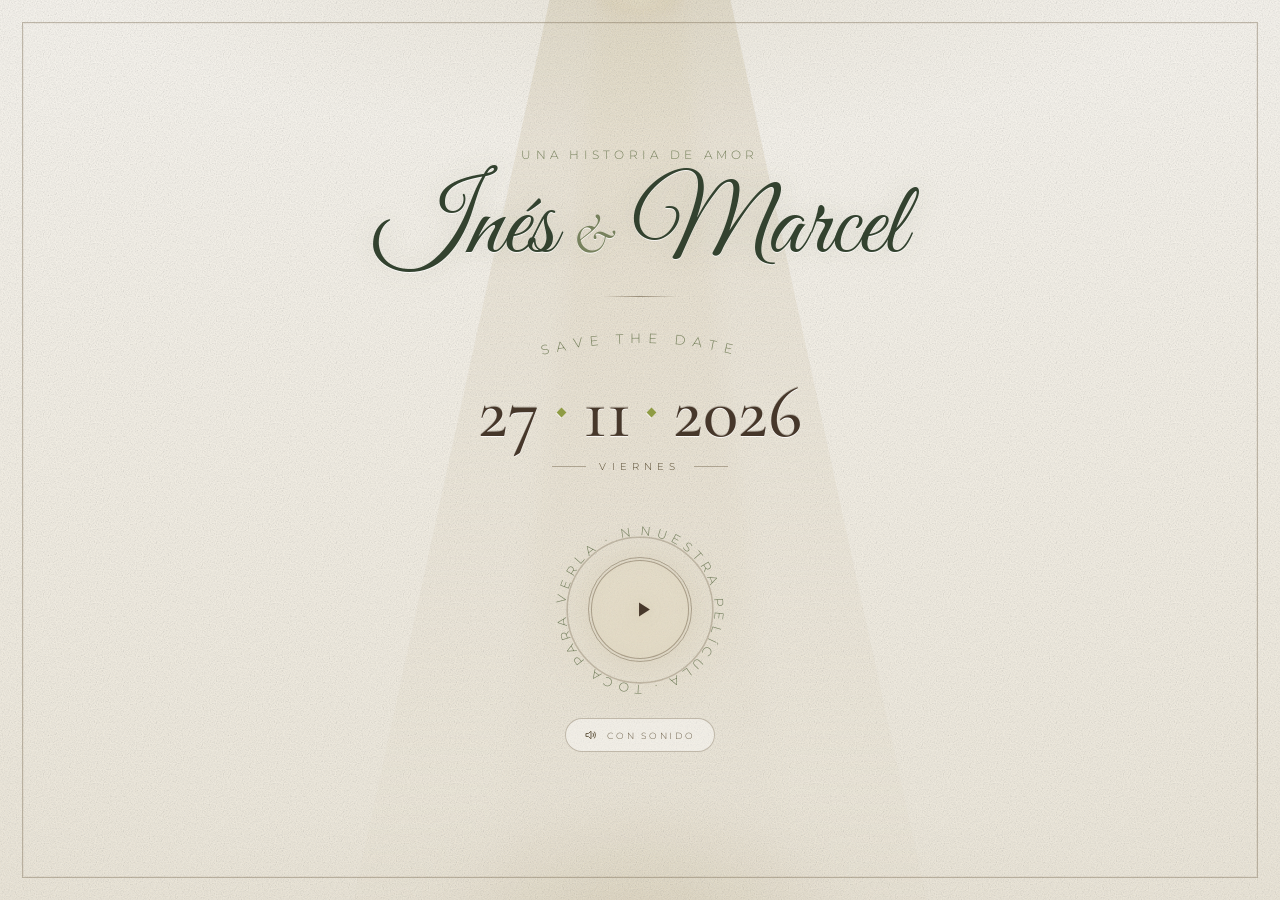
<file: index.html>
<!DOCTYPE html>
<html lang="es">
<head>
  <meta charset="UTF-8" />
  <meta name="viewport" content="width=device-width, initial-scale=1.0" />
  <title>Inés & Marcel — Invitación de Boda</title>

  <meta name="description" content="Te invitamos a celebrar nuestra boda. Viernes 27 de noviembre de 2026 · Acto civil 5:00 PM · Cena 7:00 PM · Vino Mundo, Ciudad Colón. Toca para ver nuestra película y confirmar tu asistencia." />
  <meta name="theme-color" content="#fbf8f1" />
  <link rel="canonical" href="https://myi.siriusx.net/" />
  <link rel="icon" type="image/png" sizes="192x192" href="favicon.png" />
  <link rel="apple-touch-icon" href="apple-touch-icon.png" />

  <!-- Vista previa al compartir (WhatsApp / Open Graph) -->
  <meta property="og:type" content="website" />
  <meta property="og:site_name" content="Boda Marcel & Inés" />
  <meta property="og:locale" content="es_CR" />
  <meta property="og:title" content="Inés & Marcel · ¡Nos casamos! 💍" />
  <meta property="og:description" content="Viernes 27 de noviembre de 2026 · Acto civil 5:00 PM · Cena 7:00 PM · Vino Mundo, Ciudad Colón. Toca para ver nuestra película y confirmar tu asistencia." />
  <meta property="og:url" content="https://myi.siriusx.net/" />
  <meta property="og:image" content="https://myi.siriusx.net/og-image.jpg?v=20260903z" />
  <meta property="og:image:secure_url" content="https://myi.siriusx.net/og-image.jpg?v=20260903z" />
  <meta property="og:image:type" content="image/jpeg" />
  <meta property="og:image:width" content="1200" />
  <meta property="og:image:height" content="630" />
  <meta property="og:image:alt" content="Invitación a la boda de Marcel e Inés — Viernes 27 de noviembre de 2026" />

  <meta name="twitter:card" content="summary_large_image" />
  <meta name="twitter:title" content="Inés & Marcel · ¡Nos casamos! 💍" />
  <meta name="twitter:description" content="Viernes 27 de noviembre de 2026 · Acto civil 5:00 PM · Cena 7:00 PM. Toca para ver nuestra película." />
  <meta name="twitter:image" content="https://myi.siriusx.net/og-image.jpg?v=20260903z" />

  <link rel="preconnect" href="https://fonts.googleapis.com" />
  <link rel="preconnect" href="https://fonts.gstatic.com" crossorigin />
  <link href="https://fonts.googleapis.com/css2?family=Cormorant+Garamond:ital,wght@0,300;0,400;0,600;0,700;1,300;1,400;1,600;1,700&family=Great+Vibes&family=Montserrat:wght@200;300;400&display=swap" rel="stylesheet" />
  <link rel="stylesheet" href="styles.css?v=20260903z" />
</head>
<body>

  <!-- ░░ LA PREMIÈRE — el estreno privado de su película ░░ -->
  <section id="landing" class="premiere">
    <div class="premiere__beam" aria-hidden="true"></div>
    <div class="premiere__motes" aria-hidden="true">
      <i style="--mx: 34%; --md: 0s; --ms: 12s;"></i>
      <i style="--mx: 41%; --md: -3s; --ms: 15s;"></i>
      <i style="--mx: 47%; --md: -7s; --ms: 11s;"></i>
      <i style="--mx: 52%; --md: -1.5s; --ms: 14s;"></i>
      <i style="--mx: 57%; --md: -9s; --ms: 12.5s;"></i>
      <i style="--mx: 63%; --md: -5s; --ms: 16s;"></i>
      <i style="--mx: 38%; --md: -11s; --ms: 13s;"></i>
      <i style="--mx: 60%; --md: -2.5s; --ms: 10.5s;"></i>
      <i style="--mx: 44%; --md: -6s; --ms: 17s;"></i>
      <i style="--mx: 55%; --md: -8.5s; --ms: 12s;"></i>
      <i style="--mx: 49%; --md: -4s; --ms: 15.5s;"></i>
      <i style="--mx: 66%; --md: -10s; --ms: 13.5s;"></i>
    </div>
    <div class="premiere__vignette" aria-hidden="true"></div>
    <div class="premiere__frame" aria-hidden="true"></div>
    <div class="premiere__bars" aria-hidden="true"></div>

    <div class="premiere__stage" id="premiere-stage">
      <p class="premiere__kicker premiere-enter" style="--pe: 1;">Una historia de amor</p>
      <h1 class="premiere__names premiere-enter" style="--pe: 2;">In&eacute;s <span>&amp;</span> Marcel</h1>
      <div class="premiere__rule premiere-enter" style="--pe: 3;" aria-hidden="true"></div>
      <div class="premiere__date premiere-enter" style="--pe: 4;" role="text" aria-label="Save the date: viernes 27 de noviembre de 2026">
        <svg class="premiere__date-arc" viewBox="0 0 300 58" aria-hidden="true">
          <defs><path id="datearc" d="M18 50 Q150 6 282 50"></path></defs>
          <text><textPath href="#datearc" startOffset="50%" text-anchor="middle">SAVE THE DATE</textPath></text>
        </svg>
        <p class="premiere__date-nums" aria-hidden="true"><span>27</span><i></i><span>11</span><i></i><span>2026</span></p>
        <p class="premiere__date-day" aria-hidden="true">Viernes</p>
      </div>

      <button type="button" id="premiere-play" class="premiere__play premiere-enter" style="--pe: 5;" aria-label="Ver nuestra pelicula">
        <svg class="premiere__ring" viewBox="0 0 120 120" aria-hidden="true">
          <defs>
            <path id="ringpath" d="M60 13 a47 47 0 1 1 -0.01 0"></path>
          </defs>
          <circle cx="60" cy="60" r="46" fill="none" stroke="rgba(232, 211, 160, 0.3)" stroke-width="1"></circle>
          <text><textPath href="#ringpath" startOffset="0%">NUESTRA PEL&Iacute;CULA &middot; TOCA PARA VERLA &middot; NUESTRA PEL&Iacute;CULA &middot;</textPath></text>
        </svg>
        <span class="premiere__play-core" aria-hidden="true">
          <svg viewBox="0 0 24 24"><path d="M9.2 6.6 L17.6 12 L9.2 17.4 Z" fill="currentColor"></path></svg>
        </span>
      </button>
      <div class="premiere__soundtag premiere-enter" style="--pe: 6;" aria-hidden="true">
        <svg viewBox="0 0 24 24" fill="none" stroke="currentColor" stroke-width="1.7" stroke-linecap="round" stroke-linejoin="round"><path d="M4 9.5 L7.5 9.5 L12 5.5 L12 18.5 L7.5 14.5 L4 14.5 Z"></path><path d="M15.5 9 C 16.6 10.7, 16.6 13.3, 15.5 15"></path><path d="M18 6.8 C 20.2 9.7, 20.2 14.3, 18 17.2"></path></svg>
        <span>Con sonido</span>
      </div>
    </div>

    <!-- El monograma se dibuja en linea de oro antes de la pelicula -->
    <div class="premiere__mono" id="premiere-mono" hidden aria-hidden="true">
      <svg class="premiere__mono-svg" viewBox="0 0 440 200">
        <text class="premiere__mono-text" x="220" y="132" text-anchor="middle">I &amp; M</text>
      </svg>
    </div>

    <!-- Iris dorado que abre la pelicula -->
    <div class="premiere__iris" id="premiere-iris" aria-hidden="true"></div>

    <audio id="bg-audio" loop preload="auto">
      <source src="cancion.mp3" type="audio/mpeg" />
    </audio>
  </section>

  <div id="invitation-overlay" class="invitation-overlay" aria-hidden="true">
    <iframe
      id="invitation-frame"
      src="invitation.html?v=20260903z"
      title="Invitacion de boda Ines y Marcel"
      allow="autoplay; fullscreen; encrypted-media"
      loading="eager"
    ></iframe>
  </div>

  <script src="app.js?v=20260903z"></script>
</body>
</html>
</file>
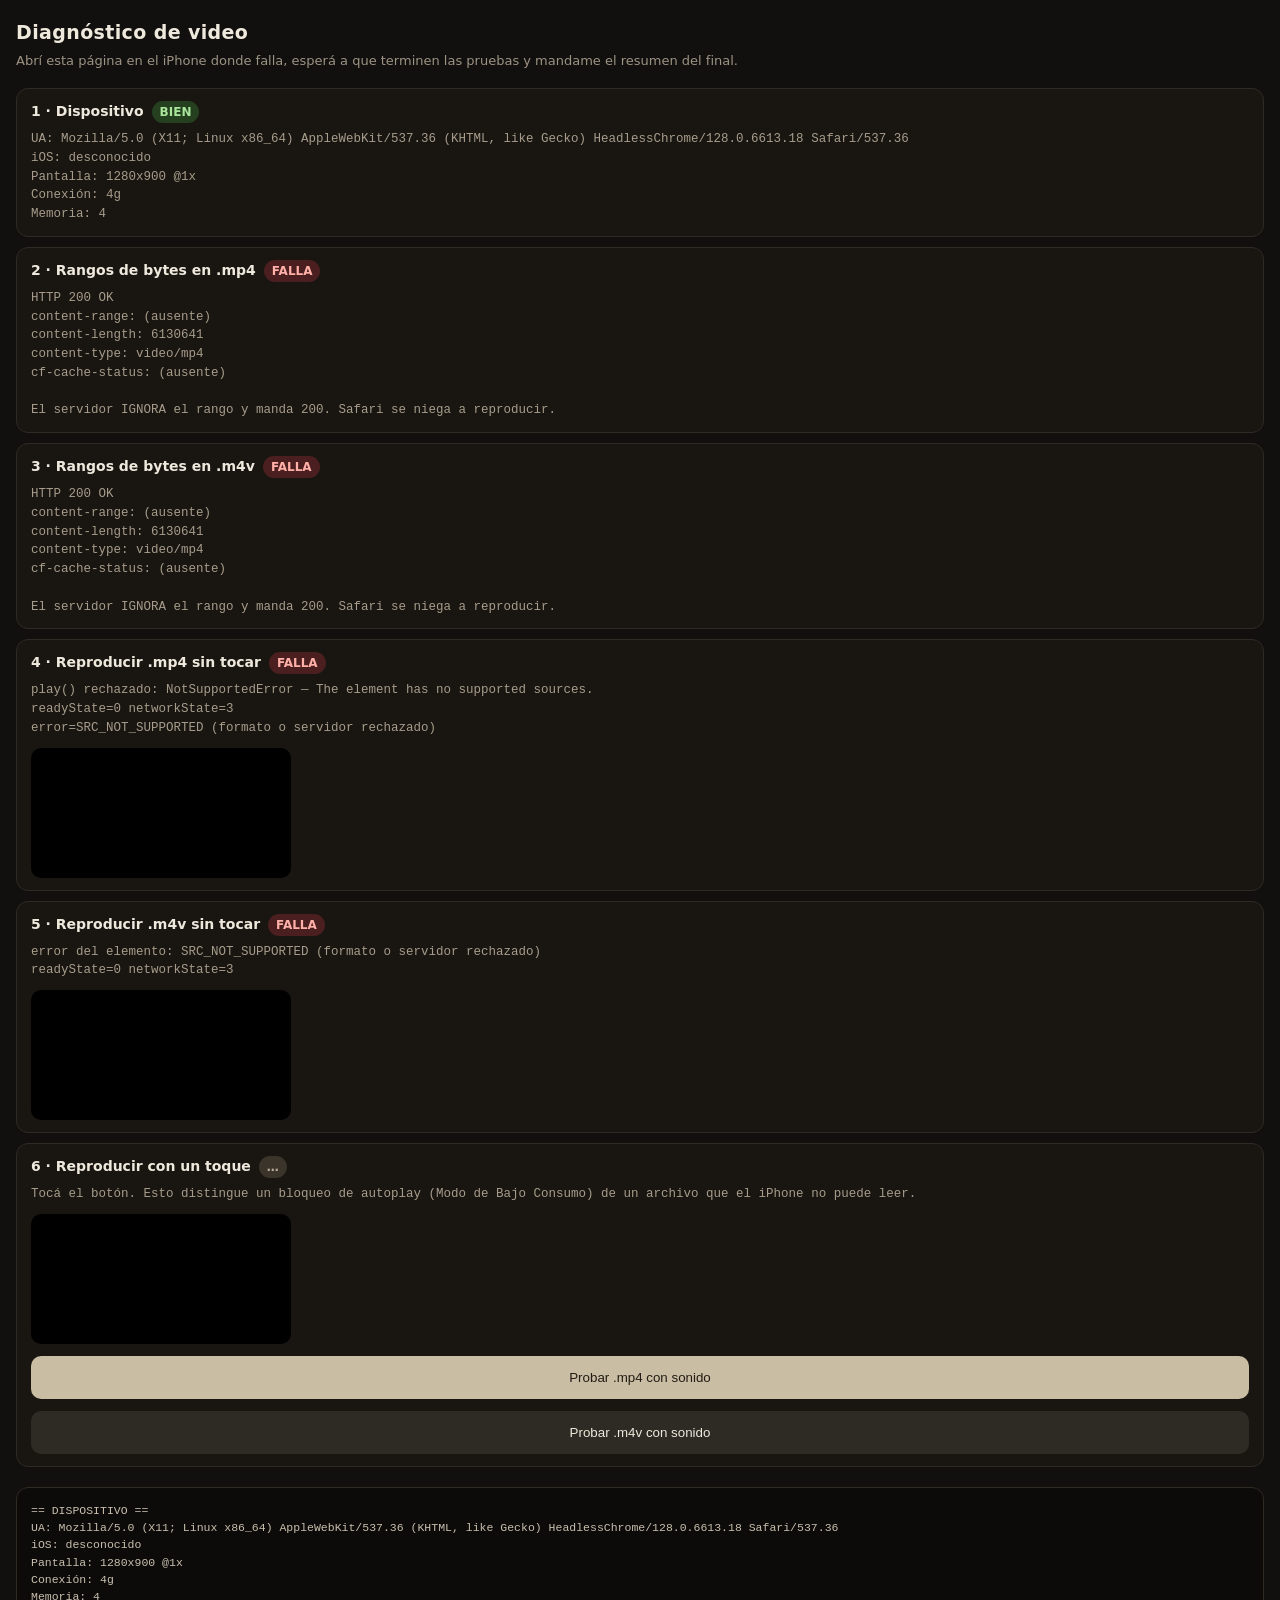
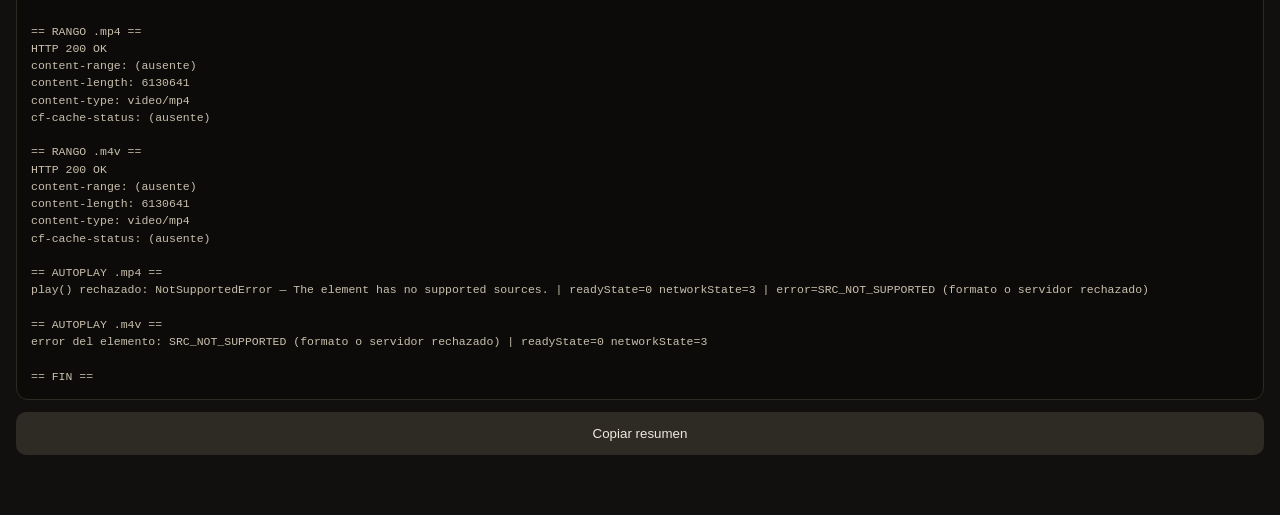
<file: diagnostico.html>
<!DOCTYPE html>
<html lang="es">
<head>
<meta charset="utf-8">
<meta name="viewport" content="width=device-width, initial-scale=1, viewport-fit=cover">
<meta name="robots" content="noindex, nofollow">
<title>Diagnostico de video</title>
<style>
  :root { color-scheme: dark; }
  * { box-sizing: border-box; }
  body {
    margin: 0; padding: 18px 16px 60px;
    background: #12100e; color: #efe9dd;
    font: 15px/1.5 -apple-system, BlinkMacSystemFont, "Segoe UI", system-ui, sans-serif;
    -webkit-text-size-adjust: 100%;
  }
  h1 { font-size: 19px; margin: 0 0 4px; letter-spacing: .02em; }
  .sub { color: #9d9384; font-size: 13px; margin: 0 0 18px; }
  .prueba {
    border: 1px solid #2e2a24; border-radius: 12px;
    padding: 12px 14px; margin-bottom: 10px; background: #191612;
  }
  .titulo { font-weight: 600; font-size: 14px; display: flex; gap: 8px; align-items: baseline; }
  .estado { font-size: 12px; padding: 2px 8px; border-radius: 999px; white-space: nowrap; }
  .esperando { background: #3a342a; color: #b9ad98; }
  .ok   { background: #24401f; color: #a9e59a; }
  .mal  { background: #4b1f1f; color: #ffb0a8; }
  .detalle { color: #a79c8b; font-size: 12.5px; margin-top: 7px; white-space: pre-wrap; word-break: break-word; font-family: ui-monospace, SFMono-Regular, Menlo, monospace; }
  video { width: 100%; max-width: 260px; border-radius: 10px; margin-top: 10px; background: #000; display: block; }
  button {
    -webkit-appearance: none; appearance: none; border: 0; cursor: pointer;
    background: #c9bda4; color: #221c14; font: 600 15px/1 inherit;
    padding: 14px 18px; border-radius: 10px; width: 100%; margin-top: 12px;
  }
  button.sec { background: #2e2a24; color: #efe9dd; }
  #resumen {
    margin-top: 20px; padding: 14px; border-radius: 12px;
    background: #0d0b09; border: 1px solid #2e2a24;
    font-family: ui-monospace, SFMono-Regular, Menlo, monospace;
    font-size: 11.5px; white-space: pre-wrap; word-break: break-word; color: #c8bfae;
  }
</style>
</head>
<body>

<h1>Diagnóstico de video</h1>
<p class="sub">Abrí esta página en el iPhone donde falla, esperá a que terminen las pruebas y mandame el resumen del final.</p>

<div class="prueba" id="p-info">
  <div class="titulo">1 · Dispositivo <span class="estado esperando">…</span></div>
  <div class="detalle"></div>
</div>

<div class="prueba" id="p-rango-mp4">
  <div class="titulo">2 · Rangos de bytes en .mp4 <span class="estado esperando">…</span></div>
  <div class="detalle"></div>
</div>

<div class="prueba" id="p-rango-m4v">
  <div class="titulo">3 · Rangos de bytes en .m4v <span class="estado esperando">…</span></div>
  <div class="detalle"></div>
</div>

<div class="prueba" id="p-auto-mp4">
  <div class="titulo">4 · Reproducir .mp4 sin tocar <span class="estado esperando">…</span></div>
  <div class="detalle"></div>
  <video id="v-mp4" muted playsinline webkit-playsinline preload="auto" src="savethedate.mp4"></video>
</div>

<div class="prueba" id="p-auto-m4v">
  <div class="titulo">5 · Reproducir .m4v sin tocar <span class="estado esperando">…</span></div>
  <div class="detalle"></div>
  <video id="v-m4v" muted playsinline webkit-playsinline preload="auto" src="savethedate.m4v"></video>
</div>

<div class="prueba" id="p-gesto">
  <div class="titulo">6 · Reproducir con un toque <span class="estado esperando">…</span></div>
  <div class="detalle">Tocá el botón. Esto distingue un bloqueo de autoplay (Modo de Bajo Consumo) de un archivo que el iPhone no puede leer.</div>
  <video id="v-gesto" playsinline webkit-playsinline preload="auto"></video>
  <button id="btn-mp4">Probar .mp4 con sonido</button>
  <button id="btn-m4v" class="sec">Probar .m4v con sonido</button>
</div>

<div id="resumen">Corriendo pruebas…</div>
<button id="copiar" class="sec">Copiar resumen</button>

<script>
(function () {
  var lineas = [];
  function anota(t) { lineas.push(t); pintaResumen(); }
  function pintaResumen() {
    document.getElementById('resumen').textContent = lineas.join('\n');
  }
  function marca(id, estado, texto) {
    var caja = document.getElementById(id);
    var chip = caja.querySelector('.estado');
    chip.className = 'estado ' + (estado === 'ok' ? 'ok' : estado === 'mal' ? 'mal' : 'esperando');
    chip.textContent = estado === 'ok' ? 'BIEN' : estado === 'mal' ? 'FALLA' : '…';
    if (texto != null) caja.querySelector('.detalle').textContent = texto;
  }

  /* 1 · Dispositivo */
  var ua = navigator.userAgent;
  var ios = (ua.match(/OS (\d+)[_.](\d+)/) || [])[0] || 'desconocido';
  var info =
    'UA: ' + ua + '\n' +
    'iOS: ' + ios + '\n' +
    'Pantalla: ' + window.innerWidth + 'x' + window.innerHeight +
    ' @' + (window.devicePixelRatio || 1) + 'x\n' +
    'Conexión: ' + (navigator.connection ? navigator.connection.effectiveType : 'n/d') + '\n' +
    'Memoria: ' + (navigator.deviceMemory || 'n/d');
  marca('p-info', 'ok', info);
  anota('== DISPOSITIVO ==');
  anota(info);

  /* 2 y 3 · Rangos de bytes */
  function pruebaRango(archivo, id, etiqueta) {
    return fetch(archivo + '?dx=' + Date.now(), { headers: { Range: 'bytes=0-1' } })
      .then(function (r) {
        var d =
          'HTTP ' + r.status + ' ' + r.statusText + '\n' +
          'content-range: ' + (r.headers.get('content-range') || '(ausente)') + '\n' +
          'content-length: ' + (r.headers.get('content-length') || '(ausente)') + '\n' +
          'content-type: ' + (r.headers.get('content-type') || '(ausente)') + '\n' +
          'cf-cache-status: ' + (r.headers.get('cf-cache-status') || '(ausente)');
        var bien = r.status === 206;
        marca(id, bien ? 'ok' : 'mal', d + '\n\n' + (bien
          ? 'El servidor responde por rangos. Safari puede reproducirlo.'
          : 'El servidor IGNORA el rango y manda 200. Safari se niega a reproducir.'));
        anota('\n== RANGO ' + etiqueta + ' ==');
        anota(d);
        return bien;
      })
      .catch(function (e) {
        marca(id, 'mal', 'Error de red: ' + e.message);
        anota('\n== RANGO ' + etiqueta + ' == error ' + e.message);
        return false;
      });
  }

  /* 4 y 5 · Reproduccion automatica */
  function pruebaAuto(videoId, cajaId, etiqueta) {
    return new Promise(function (resolve) {
      var v = document.getElementById(videoId);
      var listo = false;
      function cerrar(bien, texto) {
        if (listo) return;
        listo = true;
        marca(cajaId, bien ? 'ok' : 'mal', texto);
        anota('\n== AUTOPLAY ' + etiqueta + ' ==');
        anota(texto.replace(/\n+/g, ' | '));
        resolve(bien);
      }
      var errores = { 1: 'ABORTED (cancelado)', 2: 'NETWORK (fallo de red)', 3: 'DECODE (no puede decodificar)', 4: 'SRC_NOT_SUPPORTED (formato o servidor rechazado)' };
      v.addEventListener('error', function () {
        var c = v.error ? v.error.code : 0;
        cerrar(false, 'error del elemento: ' + (errores[c] || c) +
          '\nreadyState=' + v.readyState + ' networkState=' + v.networkState);
      });
      var p = v.play();
      if (p && p.catch) {
        p.catch(function (e) {
          cerrar(false, 'play() rechazado: ' + e.name + ' — ' + e.message +
            '\nreadyState=' + v.readyState + ' networkState=' + v.networkState +
            '\nerror=' + (v.error ? (errores[v.error.code] || v.error.code) : 'ninguno'));
        });
      }
      setTimeout(function () {
        if (v.currentTime > 0.15 && !v.paused) {
          cerrar(true, 'Reproduce. t=' + v.currentTime.toFixed(2) + 's readyState=' + v.readyState);
        } else {
          cerrar(false, 'No avanza. t=' + v.currentTime.toFixed(2) +
            ' pausado=' + v.paused + ' readyState=' + v.readyState +
            ' networkState=' + v.networkState +
            '\nerror=' + (v.error ? (errores[v.error.code] || v.error.code) : 'ninguno') +
            '\nbuffer=' + (v.buffered.length ? v.buffered.end(0).toFixed(1) + 's' : '0s'));
        }
      }, 4500);
    });
  }

  /* 6 · Con gesto */
  function conGesto(archivo, etiqueta) {
    var v = document.getElementById('v-gesto');
    v.src = archivo + '?g=' + Date.now();
    v.muted = false;
    var p = v.play();
    function informa(texto) {
      marca('p-gesto', texto.indexOf('Reproduce') === 0 ? 'ok' : 'mal', texto);
      anota('\n== CON GESTO ' + etiqueta + ' ==');
      anota(texto.replace(/\n+/g, ' | '));
    }
    if (p && p.then) {
      p.then(function () {
        setTimeout(function () {
          informa(v.currentTime > 0.1
            ? 'Reproduce con el toque. t=' + v.currentTime.toFixed(2) + 's'
            : 'play() aceptado pero NO avanza. t=' + v.currentTime.toFixed(2) +
              ' readyState=' + v.readyState);
        }, 1800);
      }).catch(function (e) {
        informa('play() rechazado con gesto: ' + e.name + ' — ' + e.message);
      });
    }
  }
  document.getElementById('btn-mp4').addEventListener('click', function () { conGesto('savethedate.mp4', '.mp4'); });
  document.getElementById('btn-m4v').addEventListener('click', function () { conGesto('savethedate.m4v', '.m4v'); });

  /* Secuencia */
  pruebaRango('savethedate.mp4', 'p-rango-mp4', '.mp4')
    .then(function () { return pruebaRango('savethedate.m4v', 'p-rango-m4v', '.m4v'); })
    .then(function () { return pruebaAuto('v-mp4', 'p-auto-mp4', '.mp4'); })
    .then(function () { return pruebaAuto('v-m4v', 'p-auto-m4v', '.m4v'); })
    .then(function () { anota('\n== FIN =='); });

  document.getElementById('copiar').addEventListener('click', function () {
    var t = lineas.join('\n');
    if (navigator.clipboard) navigator.clipboard.writeText(t);
    this.textContent = 'Copiado';
  });
})();
</script>
</body>
</html>
</file>
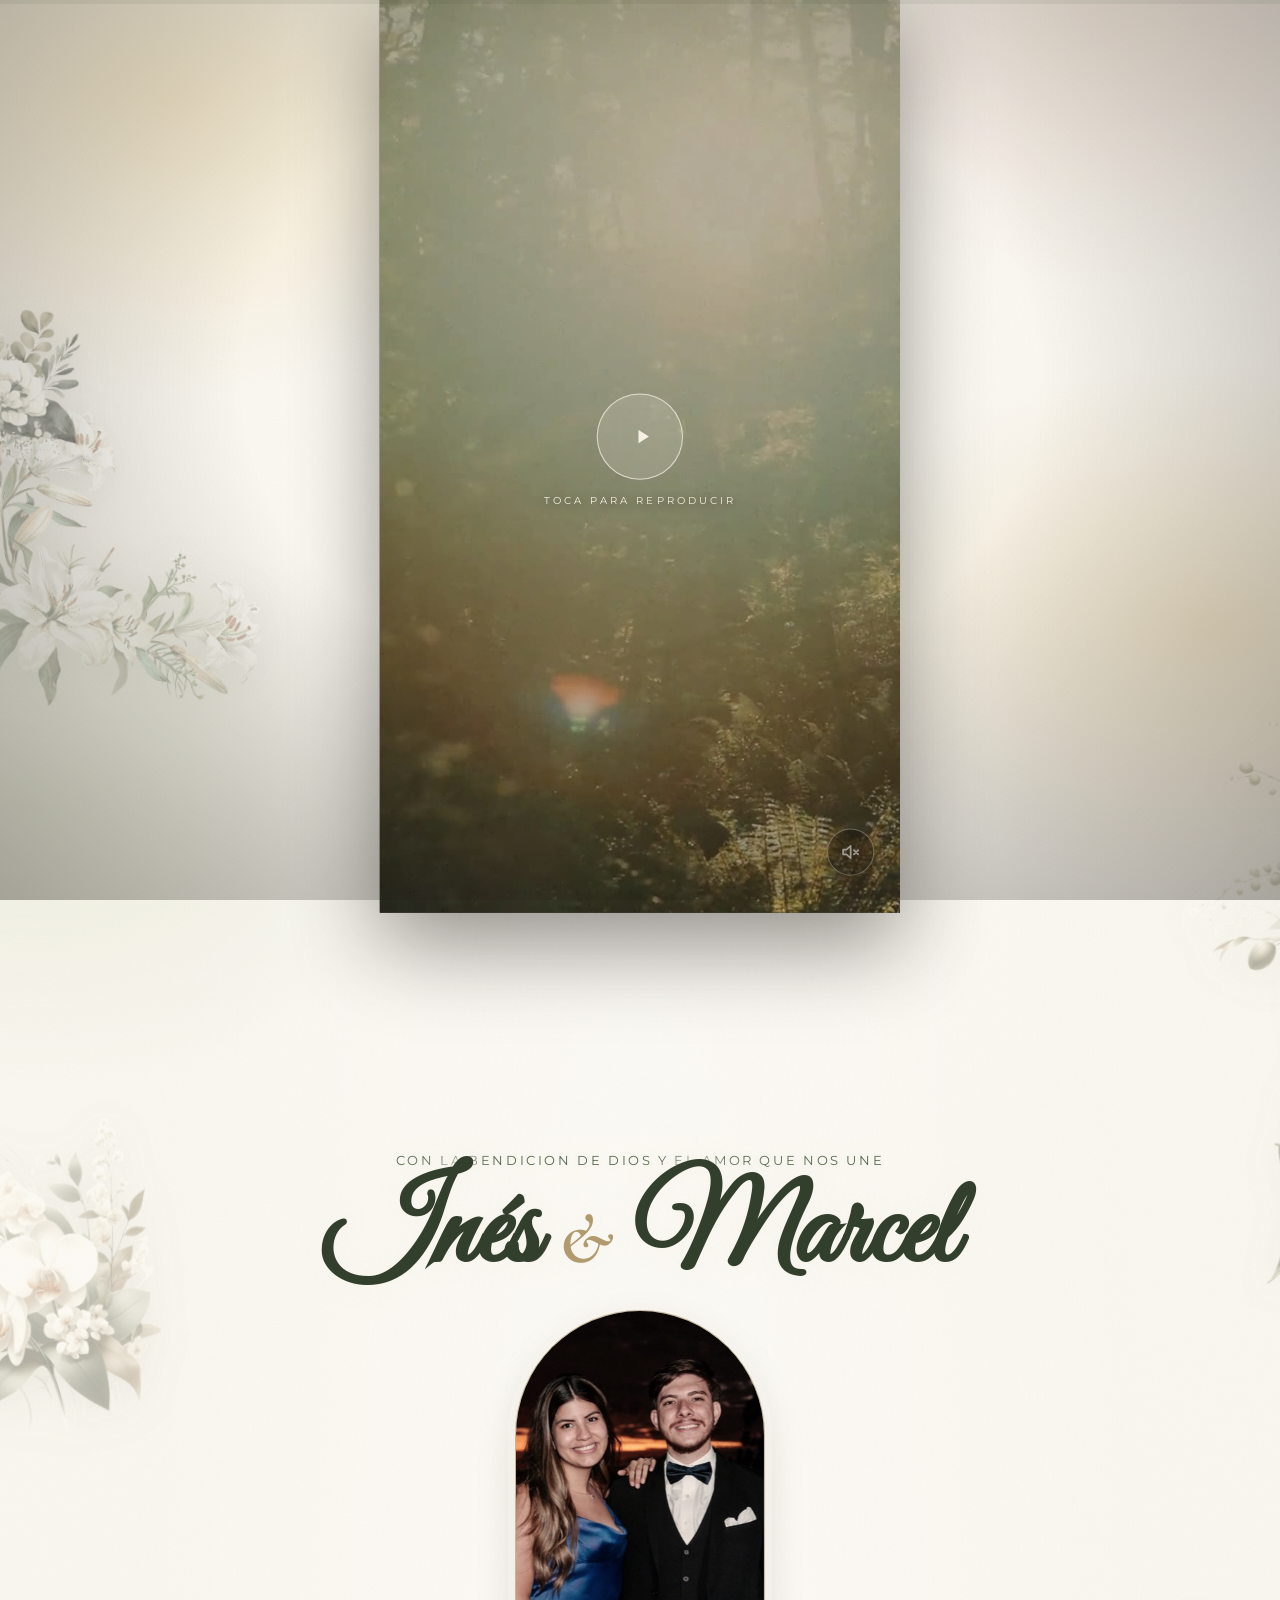
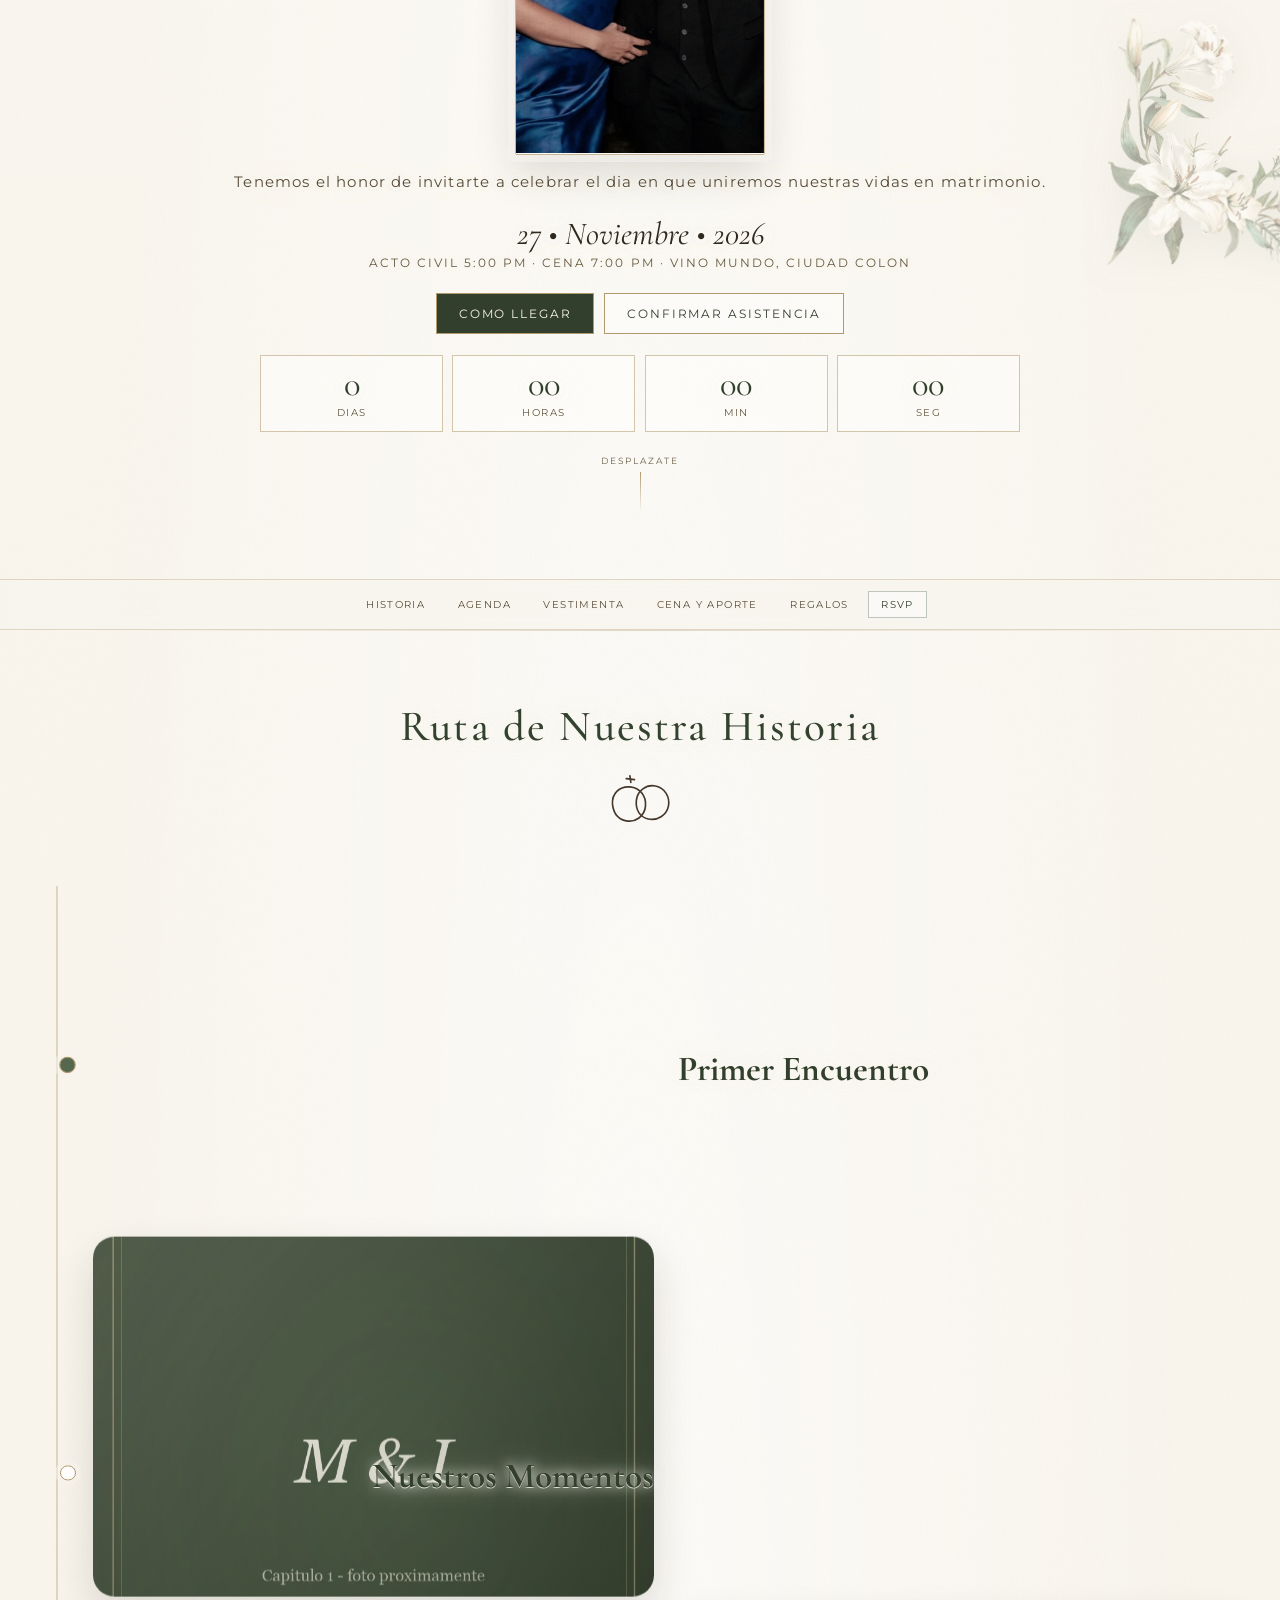
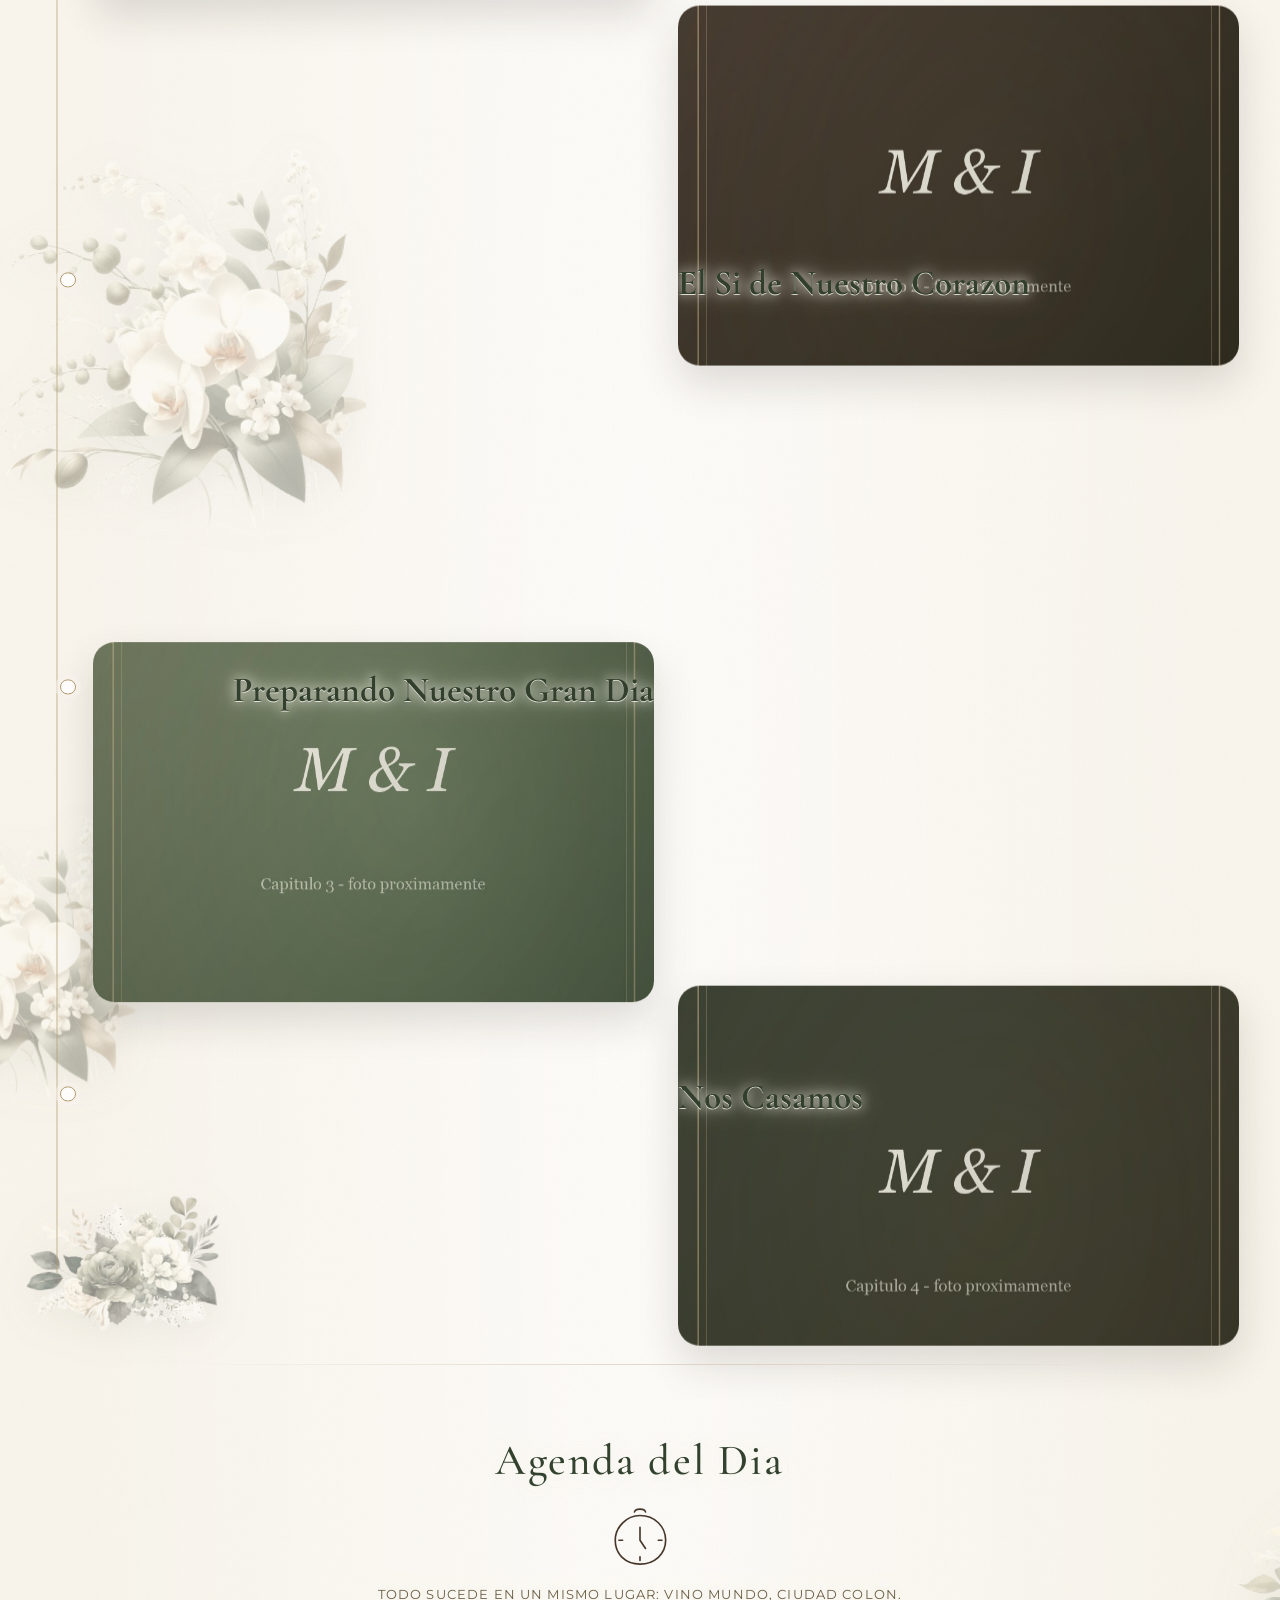
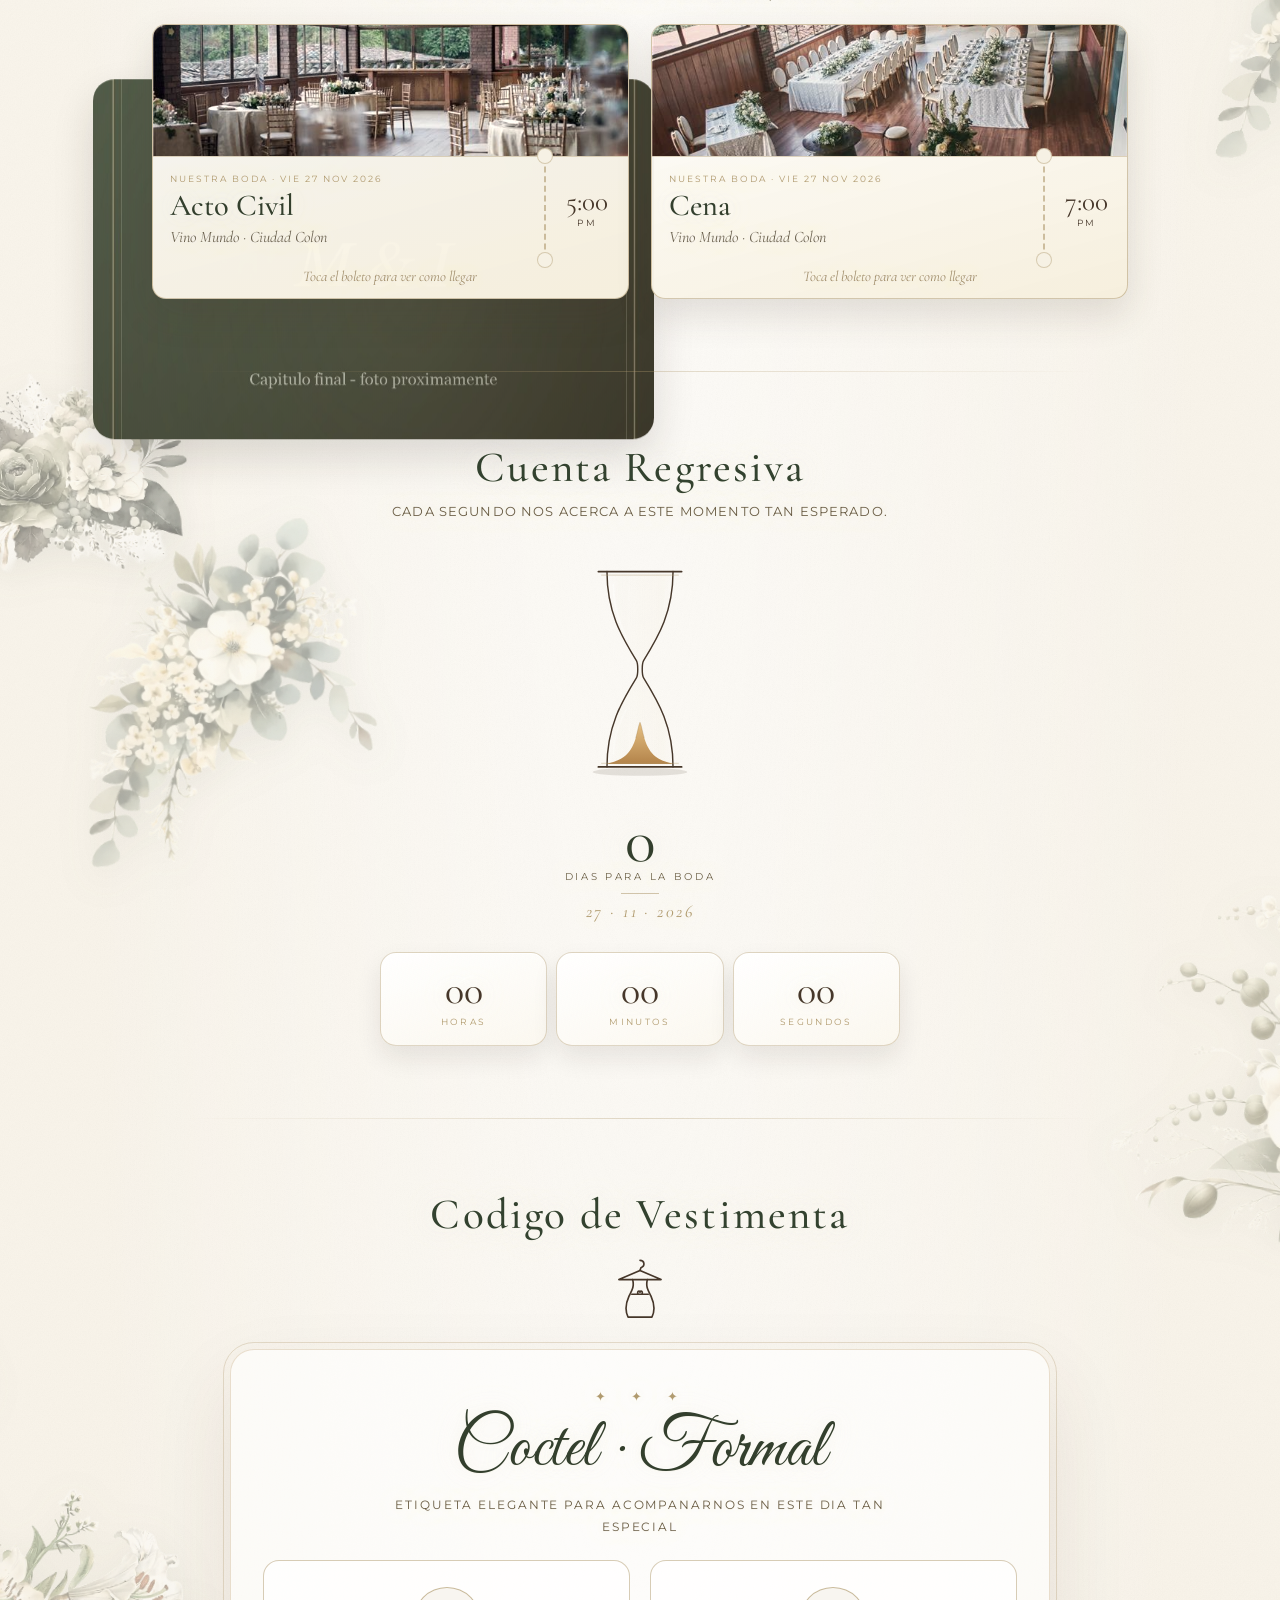
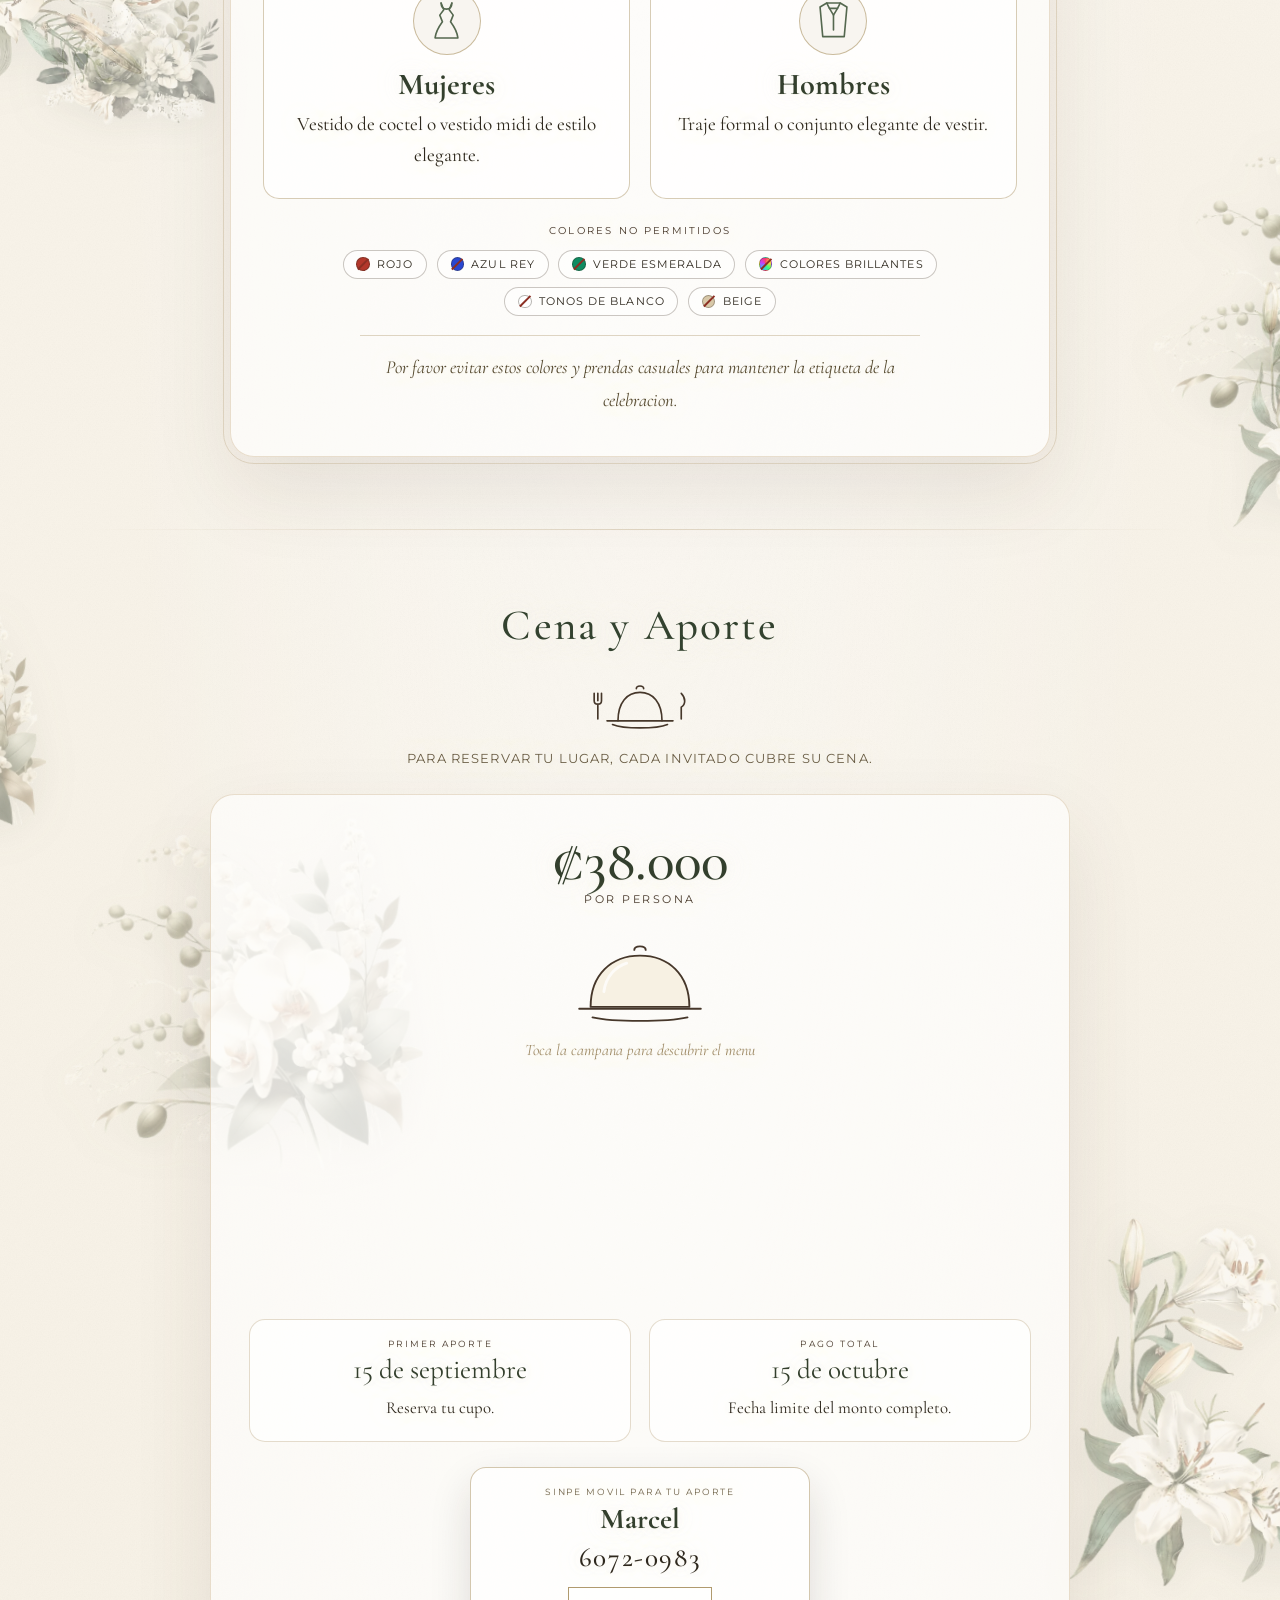
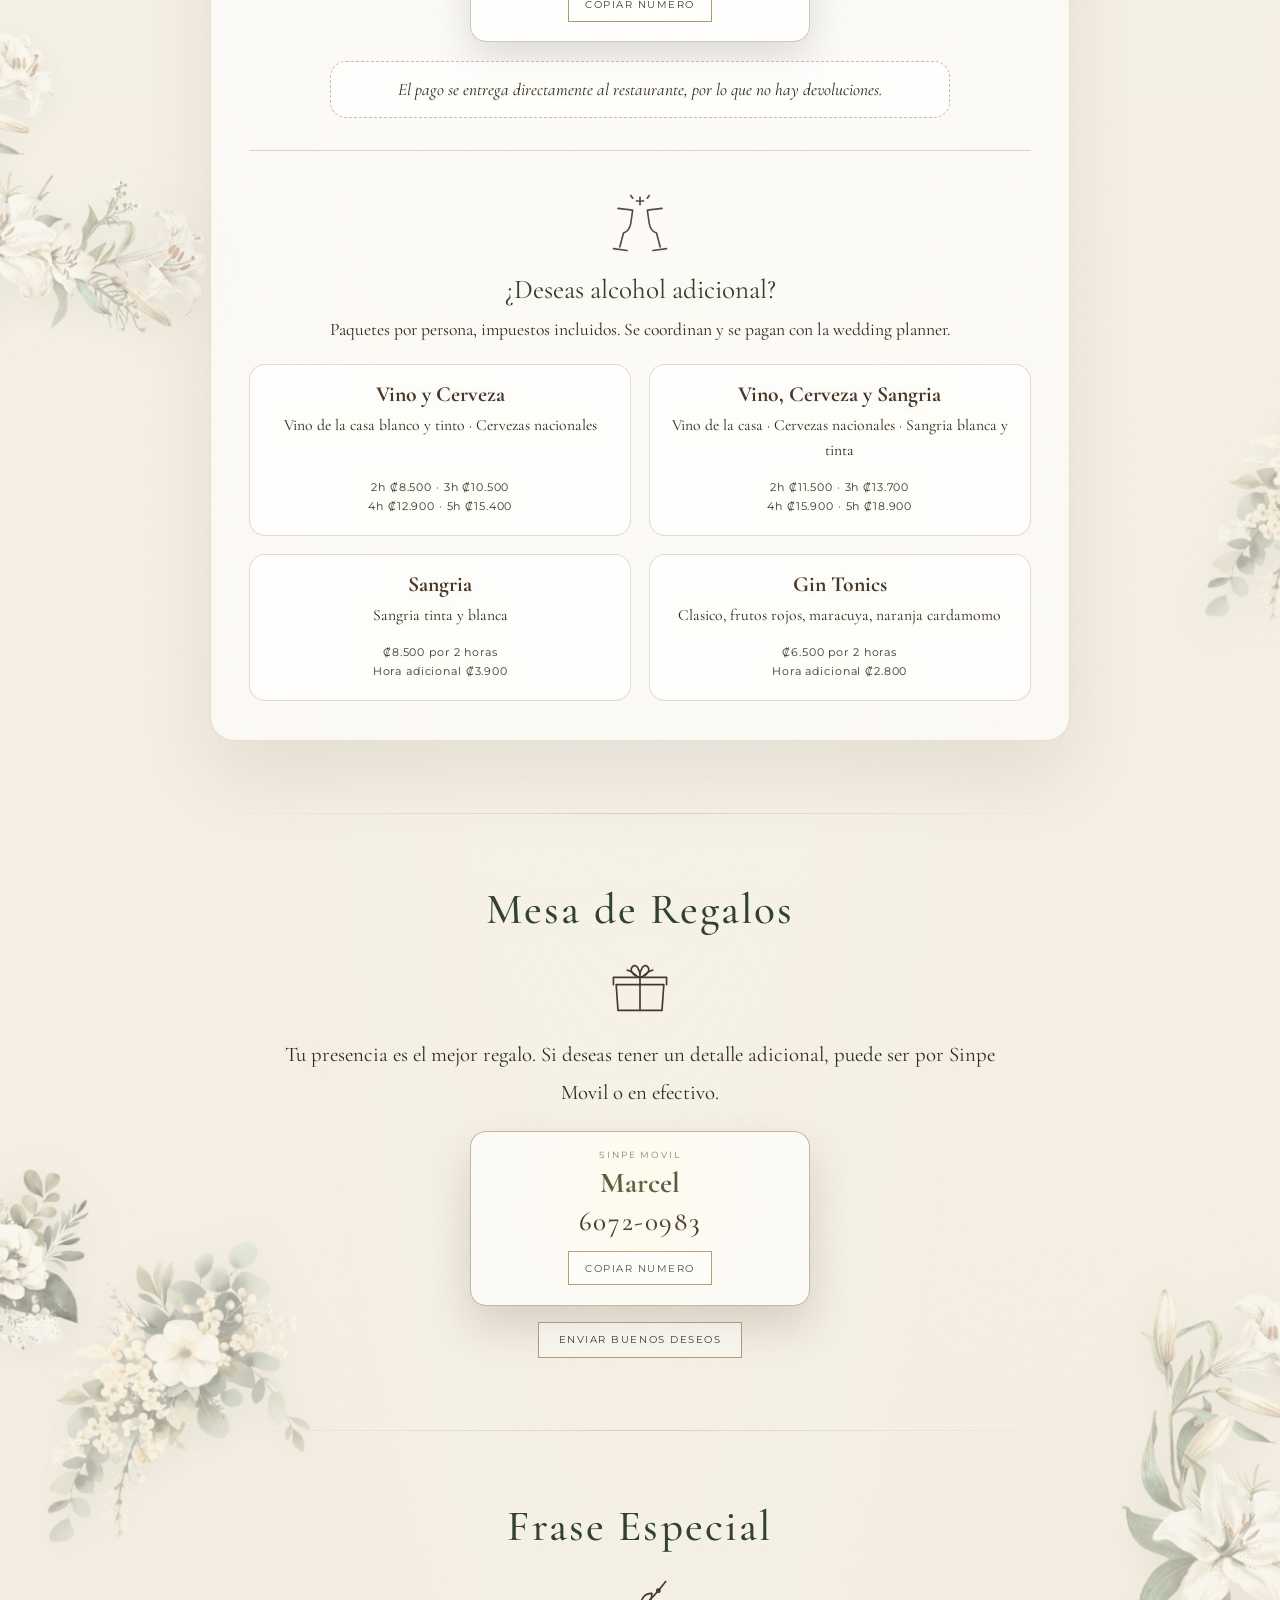
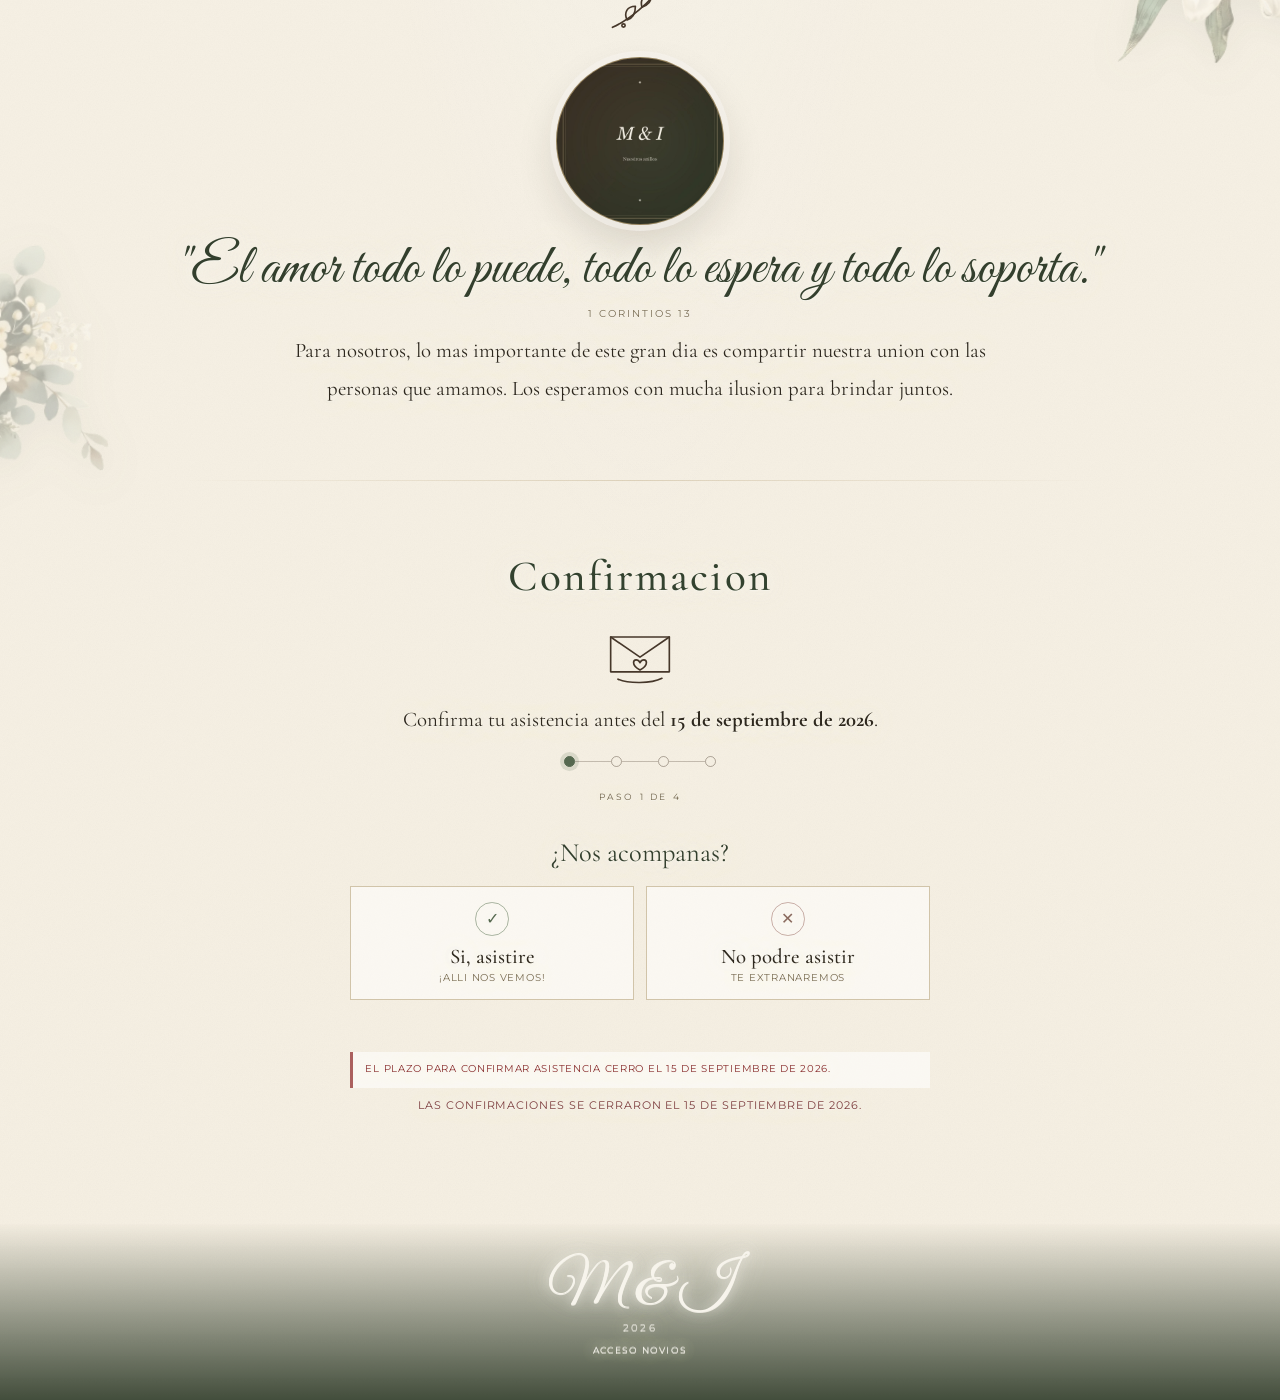
<file: invitation.html>
<!DOCTYPE html>
<html lang="es">
<head>
  <meta charset="UTF-8" />
  <meta name="viewport" content="width=device-width, initial-scale=1.0" />
  <meta name="theme-color" content="#efe9dc" />
  <title>Inés & Marcel — Invitación</title>

  <meta name="description" content="Te invitamos a celebrar nuestra boda. Viernes 27 de noviembre de 2026 · Acto civil 5:00 PM · Cena 7:00 PM · Vino Mundo, Ciudad Colón. Confirma tu asistencia aquí." />
  <link rel="canonical" href="https://myi.siriusx.net/invitation.html" />
  <link rel="icon" type="image/png" sizes="192x192" href="favicon.png" />
  <link rel="apple-touch-icon" href="apple-touch-icon.png" />

  <!-- Vista previa al compartir (WhatsApp / Open Graph) -->
  <meta property="og:type" content="website" />
  <meta property="og:site_name" content="Boda Marcel & Inés" />
  <meta property="og:locale" content="es_CR" />
  <meta property="og:title" content="Inés & Marcel · ¡Nos casamos! 💍" />
  <meta property="og:description" content="Viernes 27 de noviembre de 2026 · Acto civil 5:00 PM · Cena 7:00 PM · Vino Mundo, Ciudad Colón. Toca para abrir tu invitación y confirmar tu asistencia." />
  <meta property="og:url" content="https://myi.siriusx.net/invitation.html" />
  <meta property="og:image" content="https://myi.siriusx.net/og-image.jpg?v=20260903z" />
  <meta property="og:image:secure_url" content="https://myi.siriusx.net/og-image.jpg?v=20260903z" />
  <meta property="og:image:type" content="image/jpeg" />
  <meta property="og:image:width" content="1200" />
  <meta property="og:image:height" content="630" />
  <meta property="og:image:alt" content="Invitación a la boda de Marcel e Inés — Viernes 27 de noviembre de 2026" />

  <meta name="twitter:card" content="summary_large_image" />
  <meta name="twitter:title" content="Inés & Marcel · ¡Nos casamos! 💍" />
  <meta name="twitter:description" content="Viernes 27 de noviembre de 2026 · Acto civil 5:00 PM · Cena 7:00 PM. Toca para abrir tu invitación y confirmar tu asistencia." />
  <meta name="twitter:image" content="https://myi.siriusx.net/og-image.jpg?v=20260903z" />
  <link rel="preconnect" href="https://fonts.googleapis.com" />
  <link rel="preconnect" href="https://fonts.gstatic.com" crossorigin />
  <link href="https://fonts.googleapis.com/css2?family=Cormorant+Garamond:ital,wght@0,300;0,400;0,500;1,300;1,400&family=Great+Vibes&family=Montserrat:wght@200;300;400;500&display=swap" rel="stylesheet" />
  <link rel="preload" as="image" href="novios-6.jpg" fetchpriority="high" />
  <link rel="preload" as="image" href="textura-2.webp" />
  <link rel="stylesheet" href="invite.css?v=20260903z" />
</head>
<body>
  <div class="progress-track" aria-hidden="true">
    <div class="progress-fill" id="scroll-progress"></div>
  </div>

  <button class="to-top" id="to-top" aria-label="Volver arriba">↑</button>

  <div class="texture-stack" id="texture-stack" aria-hidden="true"></div>
  <div class="floral-flow" id="floral-flow" aria-hidden="true"></div>
  <div class="petal-fall" id="petal-fall" aria-hidden="true"></div>

  <!-- ░░ SAVE THE DATE — el trailer vuela y se acopla al arco del hero ░░ -->
  <section class="video-intro" id="video-intro" aria-label="Save the date">
    <video id="ambient-video" class="video-intro__ambient" muted loop playsinline preload="metadata" aria-hidden="true">
      <source src="savethedate.m4v?v=20260903z" type="video/mp4">
      <source src="savethedate.mp4?v=20260903z" type="video/mp4">
    </video>
    <div class="video-intro__frame" id="video-frame">
      <video id="intro-video" class="video-intro__video" poster="savethedate-poster.jpg?v=20260903z" autoplay muted playsinline webkit-playsinline preload="auto">
        <source src="savethedate.m4v?v=20260903z" type="video/mp4">
        <source src="savethedate.mp4?v=20260903z" type="video/mp4">
      </video>
      <button type="button" class="video-intro__tap" id="video-tap" hidden aria-label="Reproducir el video">
        <span class="video-intro__tap-disc" aria-hidden="true">
          <svg viewBox="0 0 24 24"><path d="M9 6.4 L17.8 12 L9 17.6 Z" fill="currentColor"></path></svg>
        </span>
        <span class="video-intro__tap-text">Toca para reproducir</span>
      </button>
      <button type="button" class="video-intro__sound" id="video-sound" aria-label="Activar sonido" hidden>
        <svg viewBox="0 0 24 24" fill="none" stroke="currentColor" stroke-width="1.8" stroke-linecap="round" stroke-linejoin="round" aria-hidden="true">
          <path d="M4 9.5 L7.5 9.5 L12 5.5 L12 18.5 L7.5 14.5 L4 14.5 Z"></path>
          <path d="M15.5 10 L20 14.5 M20 10 L15.5 14.5"></path>
        </svg>
      </button>
    </div>
    <div class="video-intro__vignette" id="video-vignette" aria-hidden="true"></div>
    <div class="video-intro__wash" id="video-wash" aria-hidden="true"></div>
    <div class="video-intro__hint" id="video-hint" aria-hidden="true">
      <span>Desliza</span>
      <svg viewBox="0 0 24 24" fill="none" stroke="currentColor" stroke-width="1.6" stroke-linecap="round" stroke-linejoin="round"><path d="M6 9 L12 15 L18 9"></path></svg>
    </div>
  </section>

  <header class="hero" id="inicio">
    <p class="hero__kicker hero-enter" style="--enter: 1;">Con la bendicion de Dios y el amor que nos une</p>
    <h1 class="hero__names hero-enter" style="--enter: 2;">Inés <span>&</span> Marcel</h1>

    <div class="hero__portrait hero-enter" style="--enter: 3;">
      <img src="novios-6.jpg" alt="Inés y Marcel" fetchpriority="high" decoding="async" />
    </div>

    <p class="hero__line hero-enter" style="--enter: 4;">Tenemos el honor de invitarte a celebrar el dia en que uniremos nuestras vidas en matrimonio.</p>

    <div class="hero__date-wrap hero-enter" style="--enter: 5;">
      <p class="hero__date">27 • Noviembre • 2026</p>
      <p class="hero__time">Acto civil 5:00 PM · Cena 7:00 PM · Vino Mundo, Ciudad Colon</p>
    </div>

    <div class="hero__actions hero-enter" style="--enter: 6;">
      <a class="hero__btn hero__btn--solid" href="#agenda">Como llegar</a>
      <a class="hero__btn" href="#rsvp">Confirmar asistencia</a>
    </div>

    <div class="hero__countdown hero-enter" style="--enter: 7;" aria-label="Cuenta regresiva principal">
      <article>
        <p id="hero-days">0</p>
        <span>Dias</span>
      </article>
      <article>
        <p id="hero-hours">00</p>
        <span>Horas</span>
      </article>
      <article>
        <p id="hero-minutes">00</p>
        <span>Min</span>
      </article>
      <article>
        <p id="hero-seconds">00</p>
        <span>Seg</span>
      </article>
    </div>

    <div class="scroll-hint hero-enter" style="--enter: 8;" aria-hidden="true">
      <span>Desplazate</span>
      <div class="scroll-hint__arrow"></div>
    </div>
  </header>

  <nav class="quick-nav" aria-label="Navegacion rapida">
    <a href="#ruta" class="quick-nav__link">Historia</a>
    <a href="#agenda" class="quick-nav__link">Agenda</a>
    <a href="#dresscode" class="quick-nav__link">Vestimenta</a>
    <a href="#aporte" class="quick-nav__link">Cena y Aporte</a>
    <a href="#gifts" class="quick-nav__link">Regalos</a>
    <a href="#rsvp" class="quick-nav__link">RSVP</a>
  </nav>

  <main>
    <section class="section reveal route" id="ruta">
      <h2 class="section__title">Ruta de Nuestra Historia</h2>
      <svg class="section__doodle" viewBox="0 0 120 84" fill="none" stroke="currentColor" stroke-width="1.8" stroke-linecap="round" stroke-linejoin="round" aria-hidden="true">
        <path d="M30 44 C 29 32, 38 24, 49 25 C 60 26, 67 35, 66 46 C 65 57, 55 64, 45 62 C 35 60, 31 53, 30 44 Z"></path>
        <path d="M56 40 C 57 29, 67 22, 77 24 C 87 26, 93 36, 91 46 C 89 56, 79 62, 69 60 C 60 58, 55 50, 56 40 Z"></path>
        <path d="M49 13 L50 20 M45 16 L54 17"></path>
      </svg>

      <div class="route__shell">
        <div class="route__line" aria-hidden="true">
          <span id="route-progress"></span>
        </div>

        <article class="memory-step" data-step>
          <button type="button" class="memory-step__dot" aria-label="Ir al recuerdo 1"></button>
          <div class="memory-step__media" data-depth="0.16" data-photo="novios-1.jpg" style="--photo-pos: center 30%;" role="img" aria-label="El inicio de nuestra historia"></div>
          <div class="memory-step__copy">
            <h3>Primer Encuentro</h3>
          </div>
        </article>

        <article class="memory-step" data-step>
          <button type="button" class="memory-step__dot" aria-label="Ir al recuerdo 2"></button>
          <div class="memory-step__media" data-depth="0.12" data-photo="novios-2.jpg" style="--photo-pos: center 45%;" role="img" aria-label="Nuestros momentos juntos"></div>
          <div class="memory-step__copy">
            <h3>Nuestros Momentos</h3>
          </div>
        </article>

        <article class="memory-step" data-step>
          <button type="button" class="memory-step__dot" aria-label="Ir al recuerdo 3"></button>
          <div class="memory-step__media" data-depth="0.18" data-photo="novios-3.jpg" style="--photo-pos: center 55%;" role="img" aria-label="El anillo de compromiso"></div>
          <div class="memory-step__copy">
            <h3>El Si de Nuestro Corazon</h3>
          </div>
        </article>

        <article class="memory-step" data-step>
          <button type="button" class="memory-step__dot" aria-label="Ir al recuerdo 4"></button>
          <div class="memory-step__media" data-depth="0.14" data-photo="novios-4.jpg" style="--photo-pos: center 40%;" role="img" aria-label="Preparando nuestro gran dia"></div>
          <div class="memory-step__copy">
            <h3>Preparando Nuestro Gran Dia</h3>
          </div>
        </article>

        <article class="memory-step" data-step>
          <button type="button" class="memory-step__dot" aria-label="Ir al recuerdo 5"></button>
          <div class="memory-step__media" data-depth="0.2" data-photo="novios-5.jpg" style="--photo-pos: center 40%;" role="img" aria-label="Nos casamos"></div>
          <div class="memory-step__copy">
            <h3>Nos Casamos</h3>
          </div>
        </article>
      </div>
    </section>

    <section class="section reveal schedule" id="agenda">
      <h2 class="section__title">Agenda del Dia</h2>
      <svg class="section__doodle" viewBox="0 0 120 84" fill="none" stroke="currentColor" stroke-width="1.8" stroke-linecap="round" stroke-linejoin="round" aria-hidden="true">
        <path d="M60 18 C 76 18, 88 30, 88 45 C 88 60, 76 71, 60 71 C 44 71, 33 60, 33 45 C 33 31, 45 18, 60 18 Z"></path>
        <path d="M60 45 L60 31 M60 45 L66 54"></path>
        <path d="M54 14 C 55 10, 65 10, 66 14"></path>
        <path d="M84 45 L80 45 M60 67 L60 63 M37 45 L41 45"></path>
      </svg>
      <p class="section__lead">Todo sucede en un mismo lugar: Vino Mundo, Ciudad Colon.</p>

      <div class="event-grid">
        <article class="ticket" data-ticket>
          <div class="ticket__inner">
            <div class="ticket__face ticket__front">
              <figure class="ticket__photo">
                <img src="venue-civil.jpg" alt="Salon de Vino Mundo para el acto civil" loading="lazy" decoding="async" />
              </figure>
              <div class="ticket__row">
                <div class="ticket__body">
                  <p class="ticket__label">Nuestra boda · Vie 27 Nov 2026</p>
                  <h3 class="ticket__title">Acto Civil</h3>
                  <p class="ticket__place">Vino Mundo · Ciudad Colon</p>
                </div>
                <div class="ticket__stub" aria-hidden="true">
                  <span>5:00</span>
                  <small>PM</small>
                </div>
              </div>
              <p class="ticket__hint">Toca el boleto para ver como llegar</p>
            </div>
            <div class="ticket__face ticket__back">
              <p class="ticket__label">Acto Civil · 5:00 PM</p>
              <p class="ticket__desc">Acompananos desde el inicio.</p>
              <div class="ticket__actions">
                <a class="map-link" href="https://waze.com/ul?q=Vino%20Mundo%20Ciudad%20Col%C3%B3n&navigate=yes" target="_blank" rel="noopener noreferrer">Abrir en Waze</a>
                <a class="map-link map-link--alt" href="https://www.google.com/maps/search/?api=1&query=Vino%20Mundo%2C%20Ciudad%20Col%C3%B3n" target="_blank" rel="noopener noreferrer">Google Maps</a>
                <button type="button" class="map-copy" data-copy="Vino Mundo, Ciudad Colon — https://waze.com/ul?q=Vino%20Mundo%20Ciudad%20Col%C3%B3n&navigate=yes">Copiar ubicacion</button>
              </div>
            </div>
          </div>
        </article>

        <article class="ticket" data-ticket>
          <div class="ticket__inner">
            <div class="ticket__face ticket__front">
              <figure class="ticket__photo">
                <img src="venue-cena.jpg" alt="Mesas imperiales de Vino Mundo para la cena" loading="lazy" decoding="async" />
              </figure>
              <div class="ticket__row">
                <div class="ticket__body">
                  <p class="ticket__label">Nuestra boda · Vie 27 Nov 2026</p>
                  <h3 class="ticket__title">Cena</h3>
                  <p class="ticket__place">Vino Mundo · Ciudad Colon</p>
                </div>
                <div class="ticket__stub" aria-hidden="true">
                  <span>7:00</span>
                  <small>PM</small>
                </div>
              </div>
              <p class="ticket__hint">Toca el boleto para ver como llegar</p>
            </div>
            <div class="ticket__face ticket__back">
              <p class="ticket__label">Cena · 7:00 PM</p>
              <p class="ticket__desc">Si prefieres llegar directo, te esperamos para brindar.</p>
              <div class="ticket__actions">
                <a class="map-link" href="https://waze.com/ul?q=Vino%20Mundo%20Ciudad%20Col%C3%B3n&navigate=yes" target="_blank" rel="noopener noreferrer">Abrir en Waze</a>
                <a class="map-link map-link--alt" href="https://www.google.com/maps/search/?api=1&query=Vino%20Mundo%2C%20Ciudad%20Col%C3%B3n" target="_blank" rel="noopener noreferrer">Google Maps</a>
                <button type="button" class="map-copy" data-copy="Vino Mundo, Ciudad Colon — https://waze.com/ul?q=Vino%20Mundo%20Ciudad%20Col%C3%B3n&navigate=yes">Copiar ubicacion</button>
              </div>
            </div>
          </div>
        </article>
      </div>
    </section>

    <section class="section reveal countdown" id="countdown">
      <h2 class="section__title">Cuenta Regresiva</h2>
      <p class="section__lead">Cada segundo nos acerca a este momento tan esperado.</p>

      <div class="hourglass hourglass--minimal" id="countdown-ring">
        <svg class="hourglass__svg" viewBox="0 0 220 332" fill="none" aria-hidden="true">
          <defs>
            <linearGradient id="hg-arena" x1="0" y1="0" x2="0" y2="1">
              <stop offset="0" stop-color="#e6c184"></stop>
              <stop offset="1" stop-color="#b3834a"></stop>
            </linearGradient>
            <linearGradient id="hg-vidrio" x1="0" y1="0" x2="1" y2="0">
              <stop offset="0" stop-color="#ffffff" stop-opacity="0.3"></stop>
              <stop offset="0.32" stop-color="#f6eed9" stop-opacity="0.05"></stop>
              <stop offset="0.78" stop-color="#f1e5c5" stop-opacity="0.1"></stop>
              <stop offset="1" stop-color="#ffffff" stop-opacity="0.24"></stop>
            </linearGradient>
            <clipPath id="hg-clip-top">
              <path d="M64 34 C 64 86, 84 120, 105 154 C 107 157, 108 159, 108 162 L 112 162 C 112 159, 113 157, 115 154 C 136 120, 156 86, 156 34 Z"></path>
            </clipPath>
            <clipPath id="hg-clip-bottom">
              <path d="M64 298 C 64 246, 84 212, 105 178 C 107 175, 108 173, 108 170 L 112 170 C 112 173, 113 175, 115 178 C 136 212, 156 246, 156 298 Z"></path>
            </clipPath>
          </defs>

          <!-- Sombra calida en el suelo -->
          <ellipse cx="110" cy="309" rx="66" ry="5.5" fill="rgba(74, 58, 41, 0.13)"></ellipse>

          <!-- Volumen de cristal (tinte casi invisible) -->
          <path d="M64 34 C 64 86, 84 120, 105 154 C 107 157, 108 159, 108 162 L 112 162 C 112 159, 113 157, 115 154 C 136 120, 156 86, 156 34 Z" fill="url(#hg-vidrio)"></path>
          <path d="M64 298 C 64 246, 84 212, 105 178 C 107 175, 108 173, 108 170 L 112 170 C 112 173, 113 175, 115 178 C 136 212, 156 246, 156 298 Z" fill="url(#hg-vidrio)"></path>

          <!-- Arena superior (se vacia con el progreso real) -->
          <g clip-path="url(#hg-clip-top)">
            <g id="sand-top" transform="translate(0 44)">
              <path d="M60 10 C 84 4, 98 12, 110 14 C 122 12, 136 4, 160 10 L 160 180 L 60 180 Z" fill="url(#hg-arena)"></path>
              <path d="M66 9 C 86 4.5, 98 11.5, 110 13.5 C 122 11.5, 134 4.5, 154 9" stroke="#96703c" stroke-width="1" opacity="0.5"></path>
            </g>
          </g>

          <!-- Chorro con flujo visible: guiones que descienden + granos -->
          <g id="sand-stream">
            <line x1="110" y1="162" x2="110" y2="292" stroke="#c9a15c" stroke-width="1.2" opacity="0.3"></line>
            <line class="hourglass__stream-dash" x1="110" y1="162" x2="110" y2="292" stroke="#ecca8d" stroke-width="2.2" stroke-dasharray="4 5"></line>
            <circle class="hourglass__grain" style="--dur: 0.75s; --delay: 0s;" cx="108.9" cy="166" r="1.3" fill="#dcae66"></circle>
            <circle class="hourglass__grain" style="--dur: 0.95s; --delay: 0.35s;" cx="111.1" cy="164" r="1.15" fill="#dcae66"></circle>
            <circle class="hourglass__grain" style="--dur: 0.85s; --delay: 0.6s;" cx="110" cy="165" r="1.25" fill="#dcae66"></circle>
          </g>

          <!-- Arena inferior (monticulo que crece) -->
          <g clip-path="url(#hg-clip-bottom)">
            <g id="sand-bottom" transform="translate(0 298) scale(1 0.1) translate(0 -298)">
              <path d="M62 298 C 84 293, 96 287, 104 262 C 107 252, 108 244, 110 240 C 112 244, 113 252, 116 262 C 124 287, 136 293, 158 298 Z" fill="url(#hg-arena)"></path>
              <path d="M104 262 C 107 252, 108 244, 110 240 C 112 244, 113 252, 116 262" stroke="#96703c" stroke-width="0.9" opacity="0.45"></path>
            </g>
          </g>

          <!-- Brillos del cristal -->
          <path d="M73 48 C 73 80, 82 104, 92 124" stroke="rgba(255, 255, 255, 0.6)" stroke-width="2.6" stroke-linecap="round" opacity="0.55"></path>
          <path d="M73 284 C 73 260, 81 240, 91 222" stroke="rgba(255, 255, 255, 0.5)" stroke-width="2.4" stroke-linecap="round" opacity="0.5"></path>
          <path d="M146 54 C 146 74, 142 90, 136 104" stroke="rgba(255, 255, 255, 0.35)" stroke-width="1.4" stroke-linecap="round" opacity="0.45"></path>

          <!-- Silueta de trazo fino -->
          <path d="M64 30 C 64 86, 84 120, 105 154 C 107.5 158, 107.5 174, 105 178 C 84 212, 64 246, 64 302" stroke="#46372a" stroke-width="2" stroke-linecap="round"></path>
          <path d="M156 30 C 156 86, 136 120, 115 154 C 112.5 158, 112.5 174, 115 178 C 136 212, 156 246, 156 302" stroke="#46372a" stroke-width="2" stroke-linecap="round"></path>
          <path d="M52 30 L 168 30" stroke="#46372a" stroke-width="2.4" stroke-linecap="round"></path>
          <path d="M52 302 L 168 302" stroke="#46372a" stroke-width="2.4" stroke-linecap="round"></path>
          <path d="M56 35 L 164 35" stroke="rgba(176, 154, 110, 0.55)" stroke-width="1"></path>
          <path d="M56 297 L 164 297" stroke="rgba(176, 154, 110, 0.55)" stroke-width="1"></path>
        </svg>
      </div>

      <div class="hourglass-caption">
        <p class="countdown-ring__value" id="countdown-days">0</p>
        <p class="countdown-ring__label">Dias para la boda</p>
        <p class="countdown-watch__date">27 · 11 · 2026</p>
      </div>

      <div class="countdown-grid" id="countdown-grid">
        <article>
          <p id="countdown-hours">00</p>
          <span>Horas</span>
        </article>
        <article>
          <p id="countdown-minutes">00</p>
          <span>Minutos</span>
        </article>
        <article>
          <p id="countdown-seconds">00</p>
          <span>Segundos</span>
        </article>
      </div>
    </section>

    <section class="section reveal dresscode" id="dresscode">
      <h2 class="section__title">Codigo de Vestimenta</h2>
      <svg class="section__doodle" viewBox="0 0 120 84" fill="none" stroke="currentColor" stroke-width="1.8" stroke-linecap="round" stroke-linejoin="round" aria-hidden="true">
        <path d="M60 8 C 65 8, 66 14, 61 16 L 60 19"></path>
        <path d="M60 19 L 37 29 L 83 29 Z"></path>
        <path d="M52 29 C 54 37, 51 41, 48 47 C 43 58, 45 66, 47 70 L 73 70 C 75 66, 77 58, 72 47 C 69 41, 66 37, 68 29"></path>
        <path d="M51 45 L 69 45 M58 45 C 56 42, 60 40, 60 43 C 60 40, 64 42, 62 45"></path>
      </svg>

      <div class="dresscode__panel">
        <p class="dresscode__ornament" aria-hidden="true">✦ &nbsp;✦&nbsp; ✦</p>
        <p class="dresscode__main">Coctel · Formal</p>
        <p class="dresscode__sub">Etiqueta elegante para acompanarnos en este dia tan especial</p>

        <div class="dresscode__grid">
          <article class="dresscode-card">
            <span class="dresscode-card__icon" aria-hidden="true">
              <svg viewBox="0 0 64 64" fill="none" stroke="currentColor" stroke-width="2.4" stroke-linecap="round" stroke-linejoin="round">
                <path d="M24 6c0 6 3 9 8 9s8-3 8-9" />
                <path d="M24 6l4 10-6 8 4 10c-6 8-10 16-11 24h34c-1-8-5-16-11-24l4-10-6-8 4-10" />
              </svg>
            </span>
            <h3 class="dresscode-card__title">Mujeres</h3>
            <p class="dresscode-card__text">Vestido de coctel o vestido midi de estilo elegante.</p>
          </article>

          <article class="dresscode-card">
            <span class="dresscode-card__icon" aria-hidden="true">
              <svg viewBox="0 0 64 64" fill="none" stroke="currentColor" stroke-width="2.4" stroke-linecap="round" stroke-linejoin="round">
                <path d="M22 6h20l-4 8h-12z" />
                <path d="M22 6L12 12l4 44h32l4-44-10-6" />
                <path d="M26 14l6 10 6-10" />
                <path d="M32 24v22" />
              </svg>
            </span>
            <h3 class="dresscode-card__title">Hombres</h3>
            <p class="dresscode-card__text">Traje formal o conjunto elegante de vestir.</p>
          </article>
        </div>

        <div class="dresscode__forbidden">
          <p class="dresscode__forbidden-title">Colores no permitidos</p>
          <ul class="forbidden-list">
            <li class="forbidden-chip"><span class="forbidden-chip__dot" style="--chip: #b3372b;" aria-hidden="true"></span>Rojo</li>
            <li class="forbidden-chip"><span class="forbidden-chip__dot" style="--chip: #2947d1;" aria-hidden="true"></span>Azul rey</li>
            <li class="forbidden-chip"><span class="forbidden-chip__dot" style="--chip: #0e8c62;" aria-hidden="true"></span>Verde esmeralda</li>
            <li class="forbidden-chip"><span class="forbidden-chip__dot forbidden-chip__dot--bright" aria-hidden="true"></span>Colores brillantes</li>
            <li class="forbidden-chip"><span class="forbidden-chip__dot" style="--chip: #ffffff;" aria-hidden="true"></span>Tonos de blanco</li>
            <li class="forbidden-chip"><span class="forbidden-chip__dot" style="--chip: #d8c8a8;" aria-hidden="true"></span>Beige</li>
          </ul>
        </div>

        <p class="dresscode__note">Por favor evitar estos colores y prendas casuales para mantener la etiqueta de la celebracion.</p>
      </div>
    </section>

    <section class="section reveal aporte" id="aporte">
      <h2 class="section__title">Cena y Aporte</h2>
      <svg class="section__doodle" viewBox="0 0 120 84" fill="none" stroke="currentColor" stroke-width="1.8" stroke-linecap="round" stroke-linejoin="round" aria-hidden="true">
        <path d="M24 62 L 96 62 M30 66 C 42 71, 78 71, 90 66"></path>
        <path d="M36 62 C 36 42, 46 31, 60 31 C 74 31, 84 42, 84 62"></path>
        <path d="M56 27 C 56 23, 64 23, 64 27"></path>
        <path d="M10 32 L10 40 M14 32 L14 40 M18 32 L18 40 M10 40 C 10 45, 18 45, 18 40 M14 45 L14 60"></path>
        <path d="M105 32 C 110 37, 110 44, 105 47 L 105 60"></path>
      </svg>
      <p class="section__lead">Para reservar tu lugar, cada invitado cubre su cena.</p>

      <div class="aporte__panel">
        <div class="aporte__price">
          <p class="aporte__amount">₡38.000</p>
          <p class="aporte__per">por persona</p>
        </div>

        <div class="cloche" id="cloche" role="button" tabindex="0" aria-label="Levantar la campana y descubrir el menu">
          <svg class="cloche__svg" viewBox="0 0 160 112" fill="none" stroke="#46372a" stroke-width="2" stroke-linecap="round" stroke-linejoin="round" aria-hidden="true">
            <g class="cloche__dome">
              <path d="M28 82 C 28 48, 50 28, 80 28 C 110 28, 132 48, 132 82 Z" fill="rgba(247, 241, 226, 0.94)"></path>
              <path d="M74 22 C 74 17, 86 17, 86 22"></path>
              <path d="M42 66 C 44 50, 54 40, 66 36" stroke="rgba(255, 255, 255, 0.75)" stroke-width="3"></path>
            </g>
            <path d="M16 84 L 144 84"></path>
            <path d="M30 93 C 52 98, 108 98, 130 93"></path>
          </svg>
          <p class="cloche__hint">Toca la campana para descubrir el menu</p>
        </div>

        <ul class="aporte__includes">
          <li><span class="aporte__check" aria-hidden="true">✓</span>1 entrada</li>
          <li><span class="aporte__check" aria-hidden="true">✓</span>2 proteinas</li>
          <li><span class="aporte__check" aria-hidden="true">✓</span>2 guarniciones</li>
          <li><span class="aporte__check" aria-hidden="true">✓</span>Bebidas y te ilimitado</li>
          <li><span class="aporte__check" aria-hidden="true">✓</span>Brindis</li>
        </ul>

        <div class="aporte__tracts">
          <article class="tract-card">
            <p class="tract-card__step">Primer aporte</p>
            <p class="tract-card__date">15 de septiembre</p>
            <p class="tract-card__text">Reserva tu cupo.</p>
          </article>
          <article class="tract-card">
            <p class="tract-card__step">Pago total</p>
            <p class="tract-card__date">15 de octubre</p>
            <p class="tract-card__text">Fecha limite del monto completo.</p>
          </article>
        </div>

        <article class="sinpe-card sinpe-card--aporte">
          <p class="sinpe-card__label">Sinpe Movil para tu aporte</p>
          <h3 class="sinpe-card__name">Marcel</h3>
          <p class="sinpe-card__number">6072-0983</p>
          <button type="button" class="sinpe-card__copy map-copy" data-copy="60720983">Copiar numero</button>
        </article>

        <p class="aporte__note">El pago se entrega directamente al restaurante, por lo que no hay devoluciones.</p>

        <div class="openbar">
          <svg class="section__doodle section__doodle--openbar" viewBox="0 0 120 84" fill="none" stroke="currentColor" stroke-width="1.8" stroke-linecap="round" stroke-linejoin="round" aria-hidden="true">
            <path d="M36 20 L52 22 L50 36 C 49 43, 45 46, 42 47 L 38 62 M31 64 L46 66"></path>
            <path d="M84 20 L68 22 L70 36 C 71 43, 75 46, 78 47 L 82 62 M89 64 L74 66"></path>
            <path d="M60 8 L60 16 M56 12 L64 12 M50 6 L52 9 M70 6 L68 9"></path>
          </svg>
          <p class="openbar__title">¿Deseas alcohol adicional?</p>
          <p class="openbar__lead">Paquetes por persona, impuestos incluidos. Se coordinan y se pagan con la wedding planner.</p>

          <div class="openbar__grid">
            <article class="openbar-card">
              <h3 class="openbar-card__title">Vino y Cerveza</h3>
              <p class="openbar-card__desc">Vino de la casa blanco y tinto · Cervezas nacionales</p>
              <p class="openbar-card__price">2h ₡8.500 · 3h ₡10.500<br />4h ₡12.900 · 5h ₡15.400</p>
            </article>
            <article class="openbar-card">
              <h3 class="openbar-card__title">Vino, Cerveza y Sangria</h3>
              <p class="openbar-card__desc">Vino de la casa · Cervezas nacionales · Sangria blanca y tinta</p>
              <p class="openbar-card__price">2h ₡11.500 · 3h ₡13.700<br />4h ₡15.900 · 5h ₡18.900</p>
            </article>
            <article class="openbar-card">
              <h3 class="openbar-card__title">Sangria</h3>
              <p class="openbar-card__desc">Sangria tinta y blanca</p>
              <p class="openbar-card__price">₡8.500 por 2 horas<br />Hora adicional ₡3.900</p>
            </article>
            <article class="openbar-card">
              <h3 class="openbar-card__title">Gin Tonics</h3>
              <p class="openbar-card__desc">Clasico, frutos rojos, maracuya, naranja cardamomo</p>
              <p class="openbar-card__price">₡6.500 por 2 horas<br />Hora adicional ₡2.800</p>
            </article>
          </div>
        </div>
      </div>
    </section>

    <section class="section reveal gifts" id="gifts">
      <h2 class="section__title">Mesa de Regalos</h2>
      <svg class="section__doodle" viewBox="0 0 120 84" fill="none" stroke="currentColor" stroke-width="1.8" stroke-linecap="round" stroke-linejoin="round" aria-hidden="true">
        <path d="M34 40 L86 40 L84 68 L36 68 Z"></path>
        <path d="M31 40 L31 32 L89 32 L89 40"></path>
        <path d="M60 32 L60 68"></path>
        <path d="M60 32 C 52 30, 48 24, 52 20 C 56 17, 60 24, 60 30 C 60 24, 64 17, 68 20 C 72 24, 68 30, 60 32"></path>
        <path d="M56 30 C 52 26, 50 25, 46 24 M64 30 C 68 26, 70 25, 74 24"></path>
      </svg>
      <p class="gifts__text">Tu presencia es el mejor regalo. Si deseas tener un detalle adicional, puede ser por Sinpe Movil o en efectivo.</p>

      <div class="gifts__sinpe">
        <div class="tilt-card" id="sinpe-tilt">
          <article class="sinpe-card sinpe-card--luxe">
            <p class="sinpe-card__label">Sinpe Movil</p>
            <h3 class="sinpe-card__name">Marcel</h3>
            <p class="sinpe-card__number">6072-0983</p>
            <button type="button" class="sinpe-card__copy map-copy" data-copy="60720983">Copiar numero</button>
            <span class="sinpe-card__sheen" aria-hidden="true"></span>
          </article>
        </div>
      </div>


      <button type="button" class="gifts__btn" id="gift-btn">Enviar buenos deseos</button>
      <p class="gifts__thanks" id="gift-thanks" hidden>Gracias por tu carino y por acompanarnos en este dia tan especial.</p>
    </section>

    <section class="section reveal quote" id="frase">
      <h2 class="section__title">Frase Especial</h2>
      <svg class="section__doodle" viewBox="0 0 120 84" fill="none" stroke="currentColor" stroke-width="1.8" stroke-linecap="round" stroke-linejoin="round" aria-hidden="true">
        <path d="M30 68 C 48 60, 70 42, 88 18"></path>
        <path d="M46 60 C 42 52, 46 45, 55 45 C 55 53, 52 58, 46 60 Z"></path>
        <path d="M62 46 C 60 38, 64 31, 73 31 C 73 39, 68 44, 62 46 Z"></path>
        <circle cx="42" cy="66" r="1.8"></circle>
        <circle cx="80" cy="28" r="1.8"></circle>
      </svg>
      <div class="quote__medallion" data-photo="novios-7.jpg" role="img" aria-label="Detalle de los anillos"></div>
      <p class="quote__line">"El amor todo lo puede, todo lo espera y todo lo soporta."</p>
      <p class="quote__verse">1 Corintios 13</p>
      <p class="quote__note">Para nosotros, lo mas importante de este gran dia es compartir nuestra union con las personas que amamos. Los esperamos con mucha ilusion para brindar juntos.</p>
    </section>

    <section class="section reveal rsvp" id="rsvp">
      <h2 class="section__title">Confirmacion</h2>
      <svg class="section__doodle" viewBox="0 0 120 84" fill="none" stroke="currentColor" stroke-width="1.8" stroke-linecap="round" stroke-linejoin="round" aria-hidden="true">
        <path d="M28 24 L92 24 L92 62 L28 62 Z"></path>
        <path d="M28 24 L60 46 L92 24"></path>
        <path d="M60 52 C 58 48, 53 48, 53 52 C 53 56, 60 60, 60 60 C 60 60, 67 56, 67 52 C 67 48, 62 48, 60 52 Z"></path>
        <path d="M36 70 C 48 75, 72 75, 84 69"></path>
      </svg>
      <p class="rsvp__text">Confirma tu asistencia antes del <strong>15 de septiembre de 2026</strong>.</p>

      <form class="rsvp__form rsvp-wizard" id="rsvp-form" novalidate>
        <div class="rsvp-progress" id="rsvp-progress" aria-hidden="true">
          <span class="rsvp-progress__dot" data-dot="0"></span>
          <span class="rsvp-progress__bar"></span>
          <span class="rsvp-progress__dot" data-dot="1"></span>
          <span class="rsvp-progress__bar" data-bar="2"></span>
          <span class="rsvp-progress__dot" data-dot="2"></span>
          <span class="rsvp-progress__bar"></span>
          <span class="rsvp-progress__dot" data-dot="3"></span>
        </div>
        <p class="rsvp-progress__hint" id="rsvp-step-hint">Paso 1 de 4</p>

        <div class="rsvp-wstep is-active" data-wstep="0">
          <h3 class="rsvp-wstep__title">¿Nos acompanas?</h3>

          <div class="rsvp-choice">
            <label class="rsvp-choice__card">
              <input type="radio" name="attend" value="yes" required />
              <span class="rsvp-choice__mark" aria-hidden="true">✓</span>
              <span class="rsvp-choice__title">Si, asistire</span>
              <span class="rsvp-choice__sub">¡Alli nos vemos!</span>
            </label>

            <label class="rsvp-choice__card rsvp-choice__card--no">
              <input type="radio" name="attend" value="no" required />
              <span class="rsvp-choice__mark" aria-hidden="true">✕</span>
              <span class="rsvp-choice__title">No podre asistir</span>
              <span class="rsvp-choice__sub">Te extranaremos</span>
            </label>
          </div>

        </div>

        <div class="rsvp-wstep" data-wstep="1">
          <h3 class="rsvp-wstep__title">Cuentanos quien eres</h3>

          <label class="rsvp-field">
            <span class="rsvp-field__label">Tu nombre completo</span>
            <input type="text" name="fullName" class="rsvp__input" placeholder="Ejemplo: Maria Fernanda Rojas" autocomplete="name" required />
          </label>

          <label class="rsvp-field">
            <span class="rsvp-field__label">Tu correo electronico</span>
            <input type="email" name="email" class="rsvp__input" placeholder="ejemplo@correo.com" autocomplete="email" required />
          </label>
        </div>

        <div class="rsvp-wstep" data-wstep="2">
          <h3 class="rsvp-wstep__title">¿Quienes llegan contigo?</h3>

          <div id="attendance-details-wrap">
            <div class="rsvp-field">
              <span class="rsvp-field__label">Personas en total (incluyendote)</span>
              <div class="rsvp-counter">
                <button type="button" class="rsvp-counter__btn" id="people-minus" aria-label="Una persona menos">−</button>
                <input type="number" name="peopleCount" id="people-count" class="rsvp__input rsvp-counter__value" min="1" max="12" value="1" inputmode="numeric" />
                <button type="button" class="rsvp-counter__btn" id="people-plus" aria-label="Una persona mas">+</button>
              </div>
            </div>

            <div class="rsvp-field">
              <span class="rsvp-field__label">Nombre y apellido de cada persona</span>
              <div id="attendee-names-list" class="rsvp-names"></div>
            </div>
          </div>
        </div>

        <div class="rsvp-wstep" data-wstep="3">
          <h3 class="rsvp-wstep__title">Un ultimo detalle <span>(opcional)</span></h3>

          <label class="rsvp-field">
            <span class="rsvp-field__label">Una cancion que no puede faltar</span>
            <input type="text" name="song" class="rsvp__input" placeholder="Cancion y artista" />
          </label>

          <label class="rsvp-field">
            <span class="rsvp-field__label">Un mensaje para los novios</span>
            <textarea name="message" class="rsvp__input rsvp__input--textarea" placeholder="Escribe aqui tus buenos deseos"></textarea>
          </label>
        </div>

        <div class="rsvp-wizard__nav">
          <button type="button" class="rsvp-nav-btn rsvp-nav-btn--ghost" id="rsvp-back" hidden>Atras</button>
          <button type="button" class="rsvp-nav-btn rsvp-nav-btn--solid" id="rsvp-next" hidden>Siguiente</button>
          <button type="submit" class="rsvp__btn" hidden>Confirmar asistencia</button>
        </div>
      </form>

      <p class="rsvp__status" id="rsvp-status" hidden></p>
      <p class="rsvp__deadline" id="rsvp-deadline-note" hidden>Las confirmaciones se cerraron el 15 de septiembre de 2026.</p>

      <div class="rsvp__thanks" id="rsvp-thanks" hidden>
        <p class="rsvp__summary" id="rsvp-summary"></p>
        <button type="button" class="rsvp__edit-btn" id="rsvp-edit-btn">Editar respuesta</button>
      </div>
    </section>

  </main>

  <footer class="footer">
    <p class="footer__names">M &amp; I</p>
    <p class="footer__year">2026</p>
    <!-- target="_top": la invitacion puede estar dentro del iframe de la
         portada; el panel debe abrirse en su propia pagina para que al
         recargar no vuelva al sobre. -->
    <p class="footer__admin"><a href="panel-login.html" target="_top">Acceso novios</a></p>
  </footer>

  <script src="rsvp-api.js?v=20260903z"></script>
  <script src="invite.js?v=20260903z"></script>
</body>
</html>
</file>
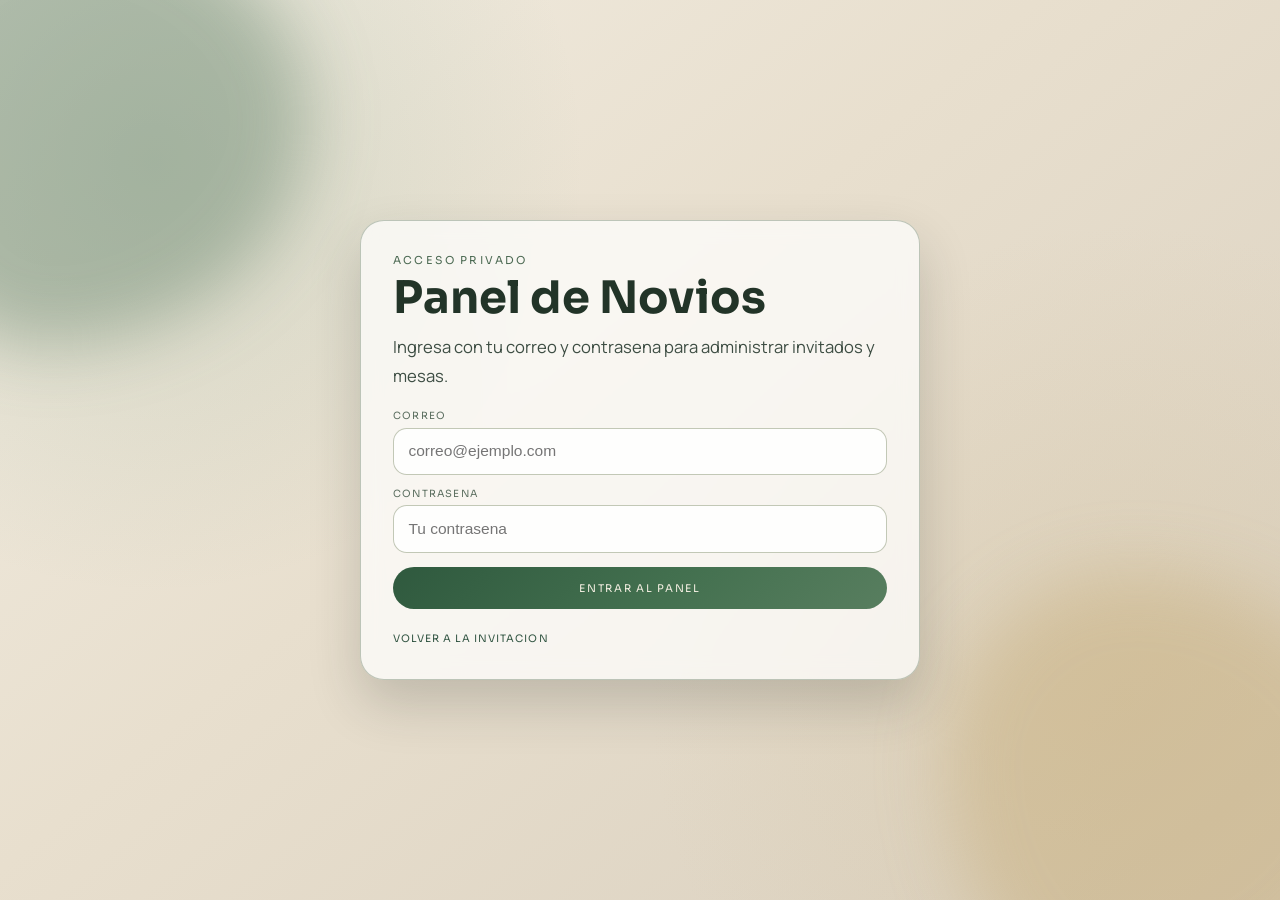
<file: panel-login.html>
<!DOCTYPE html>
<html lang="es">
<head>
  <meta charset="UTF-8" />
  <meta name="viewport" content="width=device-width, initial-scale=1.0" />
  <title>Acceso Novios</title>
  <link rel="preconnect" href="https://fonts.googleapis.com" />
  <link rel="preconnect" href="https://fonts.gstatic.com" crossorigin />
  <link href="https://fonts.googleapis.com/css2?family=Manrope:wght@400;500;700;800&family=Sora:wght@400;600;700&display=swap" rel="stylesheet" />
  <link rel="stylesheet" href="panel-login.css?v=20260819b" />
</head>
<body>
  <div class="login-bg-shape login-bg-shape--left" aria-hidden="true"></div>
  <div class="login-bg-shape login-bg-shape--right" aria-hidden="true"></div>

  <main class="login-wrap">
    <section class="login-card" aria-labelledby="login-title">
      <p class="login-kicker">Acceso Privado</p>
      <h1 id="login-title">Panel de Novios</h1>
      <p class="login-copy">Ingresa con tu correo y contrasena para administrar invitados y mesas.</p>

      <form id="panel-login-form" class="login-form" novalidate>
        <label class="login-field">
          <span>Correo</span>
          <input type="email" name="email" autocomplete="username" required placeholder="correo@ejemplo.com" />
        </label>

        <label class="login-field">
          <span>Contrasena</span>
          <input type="password" name="password" autocomplete="current-password" required placeholder="Tu contrasena" />
        </label>

        <button type="submit" class="login-btn">Entrar al panel</button>
      </form>

      <p id="panel-login-status" class="login-status" hidden></p>

      <div class="login-links">
        <a href="invitation.html">Volver a la invitacion</a>
      </div>
    </section>
  </main>

  <script src="panel-login.js?v=20260819b"></script>
</body>
</html>
</file>
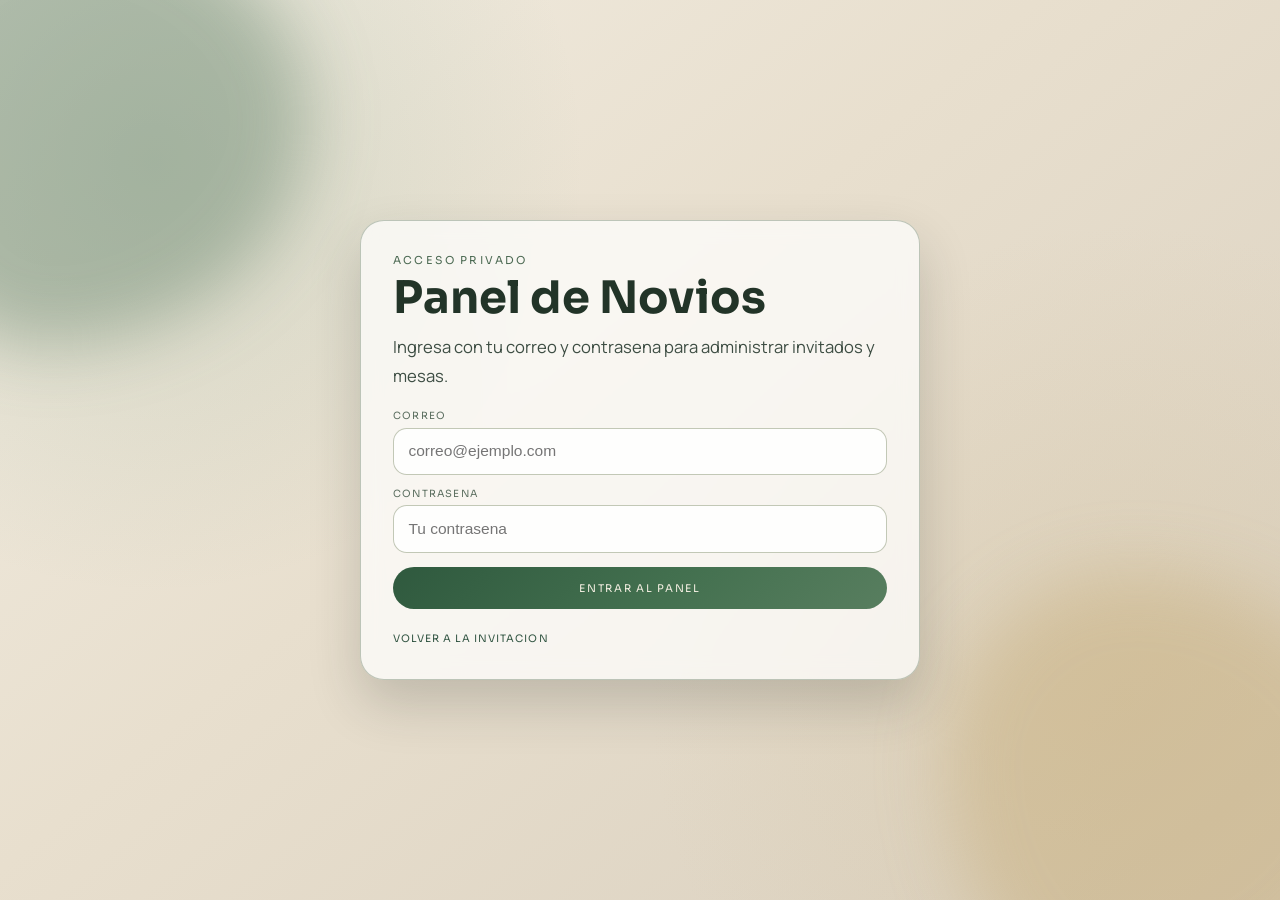
<file: panel-novios.html>
<!DOCTYPE html>
<html lang="es">
<head>
  <meta charset="UTF-8" />
  <meta name="viewport" content="width=device-width, initial-scale=1.0" />
  <title>Panel de Novios</title>
  <link rel="preconnect" href="https://fonts.googleapis.com" />
  <link rel="preconnect" href="https://fonts.gstatic.com" crossorigin />
  <link href="https://fonts.googleapis.com/css2?family=Manrope:wght@400;500;700;800&family=Sora:wght@400;600;700&display=swap" rel="stylesheet" />
  <link rel="stylesheet" href="panel-novios.css?v=20260819e" />
</head>
<body>
  <div class="dashboard-bg dashboard-bg--a" aria-hidden="true"></div>
  <div class="dashboard-bg dashboard-bg--b" aria-hidden="true"></div>

  <main class="dashboard-wrap">
    <header class="dashboard-top">
      <div>
        <p class="dashboard-kicker">Administracion privada</p>
        <h1>Panel de Novios</h1>
        <p class="dashboard-copy">Lista de invitados agrupada y distribucion automatica de mesas.</p>
      </div>

      <div class="dashboard-actions">
        <p id="panel-sync-state" class="panel-sync-state" role="status" aria-live="polite"></p>
        <button id="panel-refresh-btn" class="btn btn--soft" type="button">Actualizar</button>
        <button id="panel-logout-btn" class="btn" type="button">Cerrar sesion</button>
        <a class="btn btn--link" href="invitation.html" target="_top">Ver invitacion</a>
      </div>
    </header>

    <section class="stats-grid" aria-label="Resumen general">
      <article class="stat-card">
        <p id="stat-groups">0</p>
        <span>Grupos</span>
      </article>
      <article class="stat-card">
        <p id="stat-households">0</p>
        <span>Confirmaciones</span>
      </article>
      <article class="stat-card">
        <p id="stat-people">0</p>
        <span>Personas</span>
      </article>
      <article class="stat-card">
        <p id="stat-declined">0</p>
        <span>No asistiran</span>
      </article>
    </section>

    <section id="news-banner" class="news-banner" role="status" aria-live="polite" hidden>
      <div class="news-banner__text">
        <p class="news-banner__title" id="news-title"></p>
        <p class="news-banner__names" id="news-names"></p>
      </div>
      <button type="button" id="news-dismiss" class="btn btn--mini btn--soft">Marcar como visto</button>
    </section>

    <nav class="panel-tabs" id="panel-tabs" role="tablist" aria-label="Secciones del panel">
      <button type="button" class="panel-tab" role="tab" data-tab="invitados" id="tab-btn-invitados" aria-controls="tab-invitados" aria-selected="true">
        <span class="panel-tab__icon" aria-hidden="true">👥</span>
        <span class="panel-tab__label">Invitados</span>
        <span class="panel-tab__count" id="tab-count-invitados">0</span>
      </button>
      <button type="button" class="panel-tab" role="tab" data-tab="mesas" id="tab-btn-mesas" aria-controls="tab-mesas" aria-selected="false">
        <span class="panel-tab__icon" aria-hidden="true">🪑</span>
        <span class="panel-tab__label">Mesas</span>
        <span class="panel-tab__count" id="tab-count-mesas">0</span>
      </button>
      <button type="button" class="panel-tab" role="tab" data-tab="detalles" id="tab-btn-detalles" aria-controls="tab-detalles" aria-selected="false">
        <span class="panel-tab__icon" aria-hidden="true">💌</span>
        <span class="panel-tab__label">Canciones y mensajes</span>
        <span class="panel-tab__count" id="tab-count-detalles">0</span>
      </button>
    </nav>

    <section class="tab-panel is-active" id="tab-invitados" role="tabpanel" aria-labelledby="tab-btn-invitados">
      <article class="panel-card panel-card--guests">
        <div class="panel-head">
          <h2>Invitados por grupo</h2>
          <input id="group-search" type="search" placeholder="Buscar grupo o invitado" autocomplete="off" />
        </div>
        <div id="grouped-list" class="grouped-list"></div>
      </article>

      <article class="panel-card panel-card--declined">
        <div class="panel-head panel-head--stack">
          <h2>No asistiran</h2>
          <p>Confirmaciones marcadas como no asistencia.</p>
        </div>
        <div id="declined-list" class="declined-list"></div>
      </article>
    </section>

    <section class="tab-panel" id="tab-mesas" role="tabpanel" aria-labelledby="tab-btn-mesas" hidden>
      <article class="panel-card panel-card--planner">
        <div class="panel-head panel-head--stack">
          <h2>Mesas</h2>
          <p>Crea las mesas, acomoda a tus invitados y revisa como queda el salon.</p>
        </div>

        <form id="table-plan-form" class="planner-form" novalidate>
          <!-- Resumen siempre visible: cuantas mesas, cuantos asientos y
               cuanta gente falta por sentar. -->
          <section class="planner-summary" aria-label="Resumen del acomodo">
            <div class="planner-summary__stat">
              <p id="summary-tables">0</p>
              <span>Mesas</span>
            </div>
            <div class="planner-summary__stat">
              <p id="summary-seats">0</p>
              <span>Asientos</span>
            </div>
            <div class="planner-summary__stat">
              <p id="summary-seated">0</p>
              <span>Acomodados</span>
            </div>
            <div class="planner-summary__stat planner-summary__stat--pending">
              <p id="summary-pending">0</p>
              <span>Por acomodar</span>
            </div>
          </section>

          <div class="planner-progress" aria-hidden="true">
            <span id="planner-progress-fill"></span>
          </div>

          <!-- Barra unica de acciones: crear mesas, acomodar y limpiar. -->
          <div class="planner-toolbar">
            <div class="planner-toolbar__group">
              <button type="button" id="table-add-btn" class="btn btn--secondary">+ Agregar mesa</button>
              <button type="button" id="assignment-auto-btn" class="btn btn--primary" data-mode="auto">Acomodar a todos</button>
            </div>

            <div class="planner-toolbar__group planner-toolbar__group--end">
              <details class="planner-menu">
                <summary class="btn btn--soft">Mas opciones</summary>
                <div class="planner-menu__body">
                  <div class="planner-create">
                    <label>
                      <span>Nombre de la mesa</span>
                      <input type="text" name="tableLabel" maxlength="40" placeholder="Mesa Jardin" />
                    </label>
                    <label>
                      <span>Asientos</span>
                      <input type="number" name="tableCapacity" min="1" max="30" value="8" required />
                    </label>
                  </div>
                  <p class="planner-menu__note">Estos datos se usan al tocar "Agregar mesa".</p>

                  <hr class="planner-menu__sep" />

                  <div class="planner-create">
                    <label>
                      <span>Cuantas mesas</span>
                      <input type="number" name="tableCount" min="1" max="60" value="12" />
                    </label>
                    <label>
                      <span>Asientos c/u</span>
                      <input type="number" name="seatsPerTable" min="1" max="30" value="8" />
                    </label>
                  </div>
                  <button type="button" id="table-generate-uniform" class="btn btn--neutral">Crear varias mesas de una vez</button>

                  <hr class="planner-menu__sep" />

                  <button type="button" id="table-plan-reset" class="btn btn--danger-soft">Borrar todas las mesas</button>
                </div>
              </details>
            </div>
          </div>

          <section class="planner-block planner-block--open" aria-labelledby="planner-step-assign-title">
            <div class="planner-block__summary planner-block__summary--static">
              <span class="planner-block__title" id="planner-step-assign-title">Como quieres sentarlos</span>
            </div>

            <div id="assignment-mode-tabs" class="assignment-mode-tabs" role="tablist" aria-label="Modo de asignacion">
              <button type="button" class="assignment-mode-tab" data-mode="group">Por familia</button>
              <button type="button" class="assignment-mode-tab" data-mode="individual">Por persona</button>
            </div>

            <p id="planner-mode-hint" class="planner-mode-hint"></p>

            <div class="assignment-workspace">
              <aside class="assignment-pool-shell">
                <div class="panel-head panel-head--stack planner-subhead">
                  <h3 id="manual-assignment-title">Invitados por acomodar</h3>
                  <p id="manual-assignment-copy">Toca una familia o persona para seleccionarla y luego toca la mesa o el asiento donde va. En computadora tambien puedes arrastrarla.</p>
                </div>

                <div id="assignment-selected-banner" class="assignment-selected-banner" hidden>
                  <span id="assignment-selected-text"></span>
                  <button type="button" id="assignment-selected-cancel" class="btn btn--mini btn--soft">Cancelar</button>
                </div>

                <div id="assignment-unassigned-drop" class="assignment-unassigned-drop" aria-label="Quitar de mesa" role="button" tabindex="0">
                  Con un elemento seleccionado, toca aqui para quitarlo de su mesa (o arrastralo hasta aca)
                </div>

                <div id="manual-assignment-list" class="manual-assignment-list"></div>
              </aside>

              <section class="assignment-map-shell" aria-label="Area de asignacion por mesa">
                <div class="panel-head panel-head--stack planner-subhead">
                  <h3>Croquis del salon</h3>
                  <p>✎ edita la mesa · Mover la reubica · toca un asiento para sentar al invitado seleccionado.</p>
                </div>

                <div class="map-toolbar" aria-label="Controles del lienzo">
                  <div class="map-toolbar__group">
                    <button type="button" id="map-zoom-out" class="btn btn--mini btn--soft">-</button>
                    <button type="button" id="map-zoom-in" class="btn btn--mini btn--soft">+</button>
                    <button type="button" id="map-view-reset" class="btn btn--mini btn--neutral">Centrar</button>
                  </div>
                  <p id="map-zoom-label" class="map-zoom-label">Zoom 100%</p>
                </div>

                <div id="table-map" class="table-map" aria-label="Croquis de mesas"></div>

                <div id="table-context-menu" class="table-context-menu" hidden>
                  <p class="table-context-menu__title">Editar mesa</p>

                  <label class="table-context-menu__field">
                    <span>Nombre</span>
                    <input id="table-context-label" type="text" maxlength="40" />
                  </label>

                  <label class="table-context-menu__field">
                    <span>Capacidad</span>
                    <input id="table-context-capacity" type="number" min="1" max="60" />
                  </label>

                  <label class="table-context-menu__field">
                    <span>Tamano (%)</span>
                    <input id="table-context-size" type="number" min="60" max="200" step="5" />
                  </label>

                  <label class="table-context-menu__field">
                    <span>Relacion (X:Y)</span>
                    <select id="table-context-ratio">
                      <option value="1:1">1:1</option>
                      <option value="1:2">1:2</option>
                      <option value="2:1">2:1</option>
                      <option value="3:2">3:2</option>
                      <option value="2:3">2:3</option>
                    </select>
                  </label>

                  <div class="table-context-menu__actions">
                    <button type="button" id="table-context-save" class="btn btn--mini btn--primary">Guardar</button>
                    <button type="button" id="table-context-delete" class="btn btn--mini btn--danger-soft">Eliminar</button>
                    <button type="button" id="table-context-cancel" class="btn btn--mini btn--soft">Cancelar</button>
                  </div>
                </div>
              </section>
            </div>
          </section>

          <p id="table-plan-explainer" class="table-plan-explainer"></p>
        </form>

        <!-- Detalle mesa por mesa: util para imprimir o repasar, pero
             plegado para no repetir lo que ya muestra el croquis. -->
        <p id="table-plan-status" class="table-plan-status" hidden></p>

        <details class="planner-detail">
          <summary class="planner-detail__summary">Ver lista de mesas e invitados</summary>
          <div id="table-config-list" class="table-config-list" hidden></div>
          <div id="table-plan-output" class="table-plan-output"></div>
        </details>
      </article>
    </section>

    <section class="tab-panel" id="tab-detalles" role="tabpanel" aria-labelledby="tab-btn-detalles" hidden>
      <article class="panel-card panel-card--extras">
        <div class="panel-head panel-head--stack">
          <h2>Canciones y mensajes</h2>
          <p>Lo que los invitados escribieron al confirmar: sugerencias musicales para la fiesta y mensajes para ustedes.</p>
        </div>

        <div class="extras-grid">
          <article class="extras-block">
            <h3 class="extras-block__title">Canciones sugeridas</h3>
            <div id="songs-list" class="extras-list"></div>
          </article>

          <article class="extras-block">
            <h3 class="extras-block__title">Mensajes para los novios</h3>
            <div id="messages-list" class="extras-list"></div>
          </article>
        </div>
      </article>
    </section>
  </main>

  <script src="rsvp-api.js?v=20260819e"></script>
  <script src="panel-novios.js?v=20260819e"></script>
</body>
</html>
</file>
<file: styles.css>
﻿/* ============================================================
   RESET & BASE
   ============================================================ */
*, *::before, *::after { box-sizing: border-box; margin: 0; padding: 0; }

:root {
  --cream:   #f6f1e6;
  --parchment: #eae2cf;
  --gold:    #b9a67e;
  --green-dark: #3a4632;
  --green-mid:  #55684f;
  --green-light: #98a26b;
  --ink:     #2f271c;
  --shadow:  rgba(0,0,0,0.35);
}

html, body {
  height: 100%;
  overflow-x: hidden; /* no horizontal scroll */
  overflow-y: hidden; /* no vertical scroll on landing */
  background: var(--cream);
  font-family: 'Cormorant Garamond', Georgia, serif;
  color: var(--ink);
}

/* ============================================================
   SCENE
   ============================================================ */
.scene {
  position: relative;
  width: 100%;
  height: 100vh;
  display: flex;
  flex-direction: column;
  align-items: center;
  justify-content: center;
  padding-bottom: 5vh;
  gap: clamp(1.2vh, 2.5vh, 3.5vh);
  overflow: visible;
  /* Textura de papel con vignette y toques de color */
  background-color: #ede8dc;
  background-image:
    /* Centro iluminado */
    radial-gradient(ellipse at 50% 46%, rgba(255,252,244,0.80) 0%, transparent 65%),
    /* Toques verdes en esquinas */
    radial-gradient(ellipse at  8%  8%, rgba(45,74,30,0.12)    0%, transparent 40%),
    radial-gradient(ellipse at 92% 92%, rgba(45,74,30,0.12)    0%, transparent 40%),
    /* Toques dorados */
    radial-gradient(ellipse at 92%  8%, rgba(196,184,150,0.25) 0%, transparent 40%),
    radial-gradient(ellipse at  8% 92%, rgba(196,184,150,0.20) 0%, transparent 40%),
    /* Vignette profundo en bordes */
    radial-gradient(ellipse at 50% 50%, transparent 45%, rgba(30,24,14,0.30) 100%),
    /* Textura de papel */
    url('textura.jpg');
  background-size: cover;
  background-blend-mode: normal, normal, normal, normal, normal, multiply, overlay;
}

/* ============================================================
   FLORALES
   ============================================================ */

/* Base compartida para florales fixed */
.floral {
  position: fixed;
  height: auto;
  pointer-events: none;
  object-fit: contain;
  /* Tinte calido-oliva para acercar las flores a la paleta del mood board */
  filter: sepia(0.22) hue-rotate(-8deg) saturate(0.85);
}

/* ── Superior izquierda (orquídeas) — sobre todo ── */
.floral--tl {
  top: -30px;
  left: -30px;
  width: clamp(200px, 28vw, 400px);
  z-index: 500;
  animation: floralFloat 8s ease-in-out infinite;
}

/* ── Inferior derecha (lirios) — sobre todo ── */
.floral--br {
  bottom: -30px;
  right: -30px;
  width: clamp(220px, 30vw, 440px);
  z-index: 500;
  transform: rotate(180deg);
  animation: floralFloatBr 9s ease-in-out infinite;
  animation-delay: -4s;
}

/* ── Superior derecha — fondo suave ── */
.floral--bg-tr {
  top: -20px;
  right: -20px;
  width: clamp(140px, 18vw, 260px);
  opacity: 0.5;
  z-index: 1;
  transform: scaleX(-1);
  animation: floralFloatBgTr 10s ease-in-out infinite;
  animation-delay: -2s;
}

/* ── Inferior izquierda — fondo suave ── */
.floral--bg-bl {
  bottom: -20px;
  left: -20px;
  width: clamp(140px, 18vw, 240px);
  opacity: 0.45;
  z-index: 1;
  transform: rotate(180deg);
  animation: floralFloatBgBl 11s ease-in-out infinite;
  animation-delay: -6s;
}

/* ── Flor pegada al sobre — escala junto con el envelope en hover ── */
.floral--env-tl {
  position: absolute;
  width: clamp(120px, 44%, 200px);
  top: -26%;
  left: -14%;
  z-index: 20;
  pointer-events: none;
  transform-origin: center center;
  transition: transform 0.3s ease;
  filter: sepia(0.22) hue-rotate(-8deg) saturate(0.85);
}

@keyframes floralFloat {
  0%, 100% { transform: translateY(0px) rotate(0deg); }
  50%       { transform: translateY(-12px) rotate(1.8deg); }
}
@keyframes floralFloatBr {
  0%, 100% { transform: rotate(180deg) translateY(0px); }
  50%       { transform: rotate(181.8deg) translateY(-12px); }
}
@keyframes floralFloatBgTr {
  0%, 100% { transform: scaleX(-1) translateY(0px); }
  50%       { transform: scaleX(-1) translateY(-8px); }
}
@keyframes floralFloatBgBl {
  0%, 100% { transform: rotate(180deg) translateY(0px); }
  50%       { transform: rotate(181.5deg) translateY(-8px); }
}

/* ============================================================
   LANDING TEXTS
   ============================================================ */
.landing__title {
  font-family: 'Great Vibes', cursive;
  font-size: clamp(2rem, 5vw, 3.2rem);
  color: var(--green-dark);
  letter-spacing: 0.03em;
  text-align: center;
  opacity: 0;
  animation: fadeUp 1s ease forwards 0.3s;
  transition: opacity 0.5s ease;
}
.landing__hint {
  font-family: 'Montserrat', sans-serif;
  font-size: clamp(0.65rem, 1.4vw, 0.82rem);
  font-weight: 300;
  letter-spacing: 0.22em;
  text-transform: uppercase;
  color: var(--green-mid);
  opacity: 0;
  animation: fadeUp 1s ease forwards 0.8s;
  transition: opacity 0.5s;
}
.landing__hint.hidden { opacity: 0 !important; }

@keyframes fadeUp {
  from { opacity: 0; transform: translateY(16px); }
  to   { opacity: 1; transform: translateY(0); }
}

/* ============================================================
   ENVELOPE WRAPPER
   ============================================================ */
.envelope-wrapper {
  position: relative;
  width: clamp(280px, 55vw, 580px);
  cursor: pointer;
  outline: none;
  opacity: 0;
  animation: fadeUp 1s ease forwards 0.5s;
  z-index: 2;
}
.envelope-wrapper:focus-visible .envelope {
  box-shadow: 0 0 0 3px var(--gold), 0 20px 60px var(--shadow);
}

/* ============================================================
   ENVELOPE — 3D CSS
   The envelope is built with 5 pieces:
   back, left flap, right flap, bottom, top flap
   ============================================================ */
.envelope {
  position: relative;
  width: 100%;
  padding-bottom: 62.5%; /* 1.6:1 landscape */
  transform-style: preserve-3d;
  transition: transform 0.3s ease;
  filter: drop-shadow(0 20px 40px rgba(0,0,0,0.28));
  overflow: visible; /* letter and vinyl rise above */
}
.envelope-wrapper:hover .envelope,
.envelope-wrapper:hover .floral--env-tl {
  transform: scale(1.03) translateY(-4px);
}
.envelope-wrapper.opened .envelope {
  transform: none !important;
  filter: none;
}
.envelope-wrapper.opened .floral--env-tl {
  transform: none !important;
}

/* ── Base / back — fills entire envelope ── */
.env-back {
  position: absolute;
  inset: 0;
  background-color: #4a3a29;
  background-image: url('textura.jpg');
  background-size: cover;
  background-blend-mode: multiply;
  border-radius: 3px;
  z-index: 0;
}

/* Textura compartida para piezas del sobre */
.env-side--left,
.env-side--right,
.env-bottom,
.env-flap {
  position: absolute;
  inset: 0;
  background-image: url('textura.jpg');
  background-size: cover;
}

/* ── Left fold ── */
.env-side--left {
  background-color: #3e3122;
  background-blend-mode: multiply;
  clip-path: polygon(0 0, 50% 50%, 0 100%);
  z-index: 3;
}

/* ── Right fold — z-index 7 para tapar el vinilo naturalmente ── */
.env-side--right {
  background-color: #3e3122;
  background-blend-mode: multiply;
  clip-path: polygon(100% 0, 50% 50%, 100% 100%);
  z-index: 7;
}

/* ── Bottom fold ── */
.env-bottom {
  background-color: #2f2519;
  background-blend-mode: multiply;
  clip-path: polygon(0 100%, 50% 49%, 100% 100%);
  z-index: 5;
}

/* ── Top flap ── */
.env-flap {
  background-color: #5a4732;
  background-blend-mode: multiply;
  clip-path: polygon(0 0, 50% 48%, 100% 0);
  z-index: 10;
  transform-origin: top center;
  transform-style: preserve-3d;
  transition: transform 0.85s cubic-bezier(0.4, 0, 0.2, 1);
  filter: drop-shadow(0 6px 10px rgba(0,0,0,0.25));
}

/* Flap open */
.envelope-wrapper.opening .env-flap,
.envelope-wrapper.opened  .env-flap {
  transform: perspective(800px) rotateX(-175deg);
}

/* ── Wax seal — sits at flap/body junction (≈48% from top) ── */
.wax-seal {
  position: absolute;
  width: 15%;
  aspect-ratio: 1;
  top: calc(48% - 7.5%);
  left: 50%;
  transform: translateX(-50%);
  z-index: 15;
  transition: opacity 0.4s ease 0.1s, transform 0.4s ease 0.1s;
  filter: drop-shadow(0 3px 8px rgba(0,0,0,0.45));
}
.wax-seal svg,
.wax-seal img { width: 100%; height: 100%; object-fit: contain; }

/* Sello en tono champan sobre el sobre chocolate */
.wax-seal img { filter: sepia(0.35) saturate(0.75) brightness(1.04); }

.envelope-wrapper.opening .wax-seal,
.envelope-wrapper.opened  .wax-seal {
  opacity: 0;
  transform: translateX(-50%) scale(0.5);
}

/* ============================================================
   CONTENTS — inside .envelope, z-index 2 (below bottom fold z-5)
   Letter is full-width; its lower portion stays hidden behind env-bottom.
   JS animates translateY to slide letter out.
   ============================================================ */
.env-contents {
  position: absolute;
  bottom: 0;
  left: 2%;
  width: 96%;
  z-index: 2;
  display: none;
  pointer-events: none;
  opacity: 0;
}

.env-contents.show-contents { display: block; }

.env-contents.animating {
  transition: opacity 0.4s ease 0.1s;
}

/* La carta sube con masa de papel: leve sobre-impulso, una inclinacion
   sutil a mitad de camino y un asentamiento suave al final. */
.env-contents.risen {
  opacity: 1;
  pointer-events: auto;
  transform: translateY(var(--rise-y, -200px));
  animation: letterRise 1.3s cubic-bezier(0.33, 1, 0.42, 1) forwards;
  will-change: transform;
}

@keyframes letterRise {
  0% {
    transform: translateY(0) rotate(0deg);
  }
  58% {
    transform: translateY(calc(var(--rise-y, -200px) * 1.055)) rotate(-1.3deg);
  }
  80% {
    transform: translateY(calc(var(--rise-y, -200px) * 0.988)) rotate(0.6deg);
  }
  100% {
    transform: translateY(var(--rise-y, -200px)) rotate(0deg);
  }
}

/* El contenido de la carta aparece en cascada cuando ya subio. */
.env-contents .letter > * {
  opacity: 0;
  transform: translateY(12px);
}

.env-contents.risen .letter > * {
  animation: letterItem 0.65s cubic-bezier(0.22, 1, 0.36, 1) forwards;
}

.env-contents.risen .letter > *:nth-child(1) { animation-delay: 0.5s; }
.env-contents.risen .letter > *:nth-child(2) { animation-delay: 0.62s; }
.env-contents.risen .letter > *:nth-child(3) { animation-delay: 0.74s; }
.env-contents.risen .letter > *:nth-child(4) { animation-delay: 0.86s; }
.env-contents.risen .letter > *:nth-child(5) { animation-delay: 0.98s; }

@keyframes letterItem {
  from { opacity: 0; transform: translateY(12px); }
  to { opacity: 1; transform: translateY(0); }
}

/* El CTA invita al toque con un pulso suave cuando todo asento. */
.env-contents.risen .letter__cta {
  animation:
    letterItem 0.65s cubic-bezier(0.22, 1, 0.36, 1) 0.98s forwards,
    letterCtaPulse 2.8s ease-in-out 2.3s infinite;
}

@keyframes letterCtaPulse {
  0%, 100% { transform: translateY(0) scale(1); }
  50% { transform: translateY(-2px) scale(1.035); }
}

/* La sombra del papel se profundiza al salir del sobre. */
.env-contents.risen .letter {
  box-shadow: 0 -8px 34px rgba(0, 0, 0, 0.2);
  transition: box-shadow 0.9s ease 0.3s;
}

@media (prefers-reduced-motion: reduce) {
  .env-contents.risen,
  .env-contents.risen .letter > *,
  .env-contents.risen .letter__cta {
    animation: none;
  }

  .env-contents .letter > * {
    opacity: 1;
    transform: none;
  }
}

/* ============================================================
   LETTER
   ============================================================ */
.letter {
  width: 100%;
  background-color: #ede8dc;
  background-image: url('textura.jpg');
  background-size: cover;
  background-blend-mode: multiply;
  border-radius: 3px 3px 0 0;
  /* large bottom padding stays hidden inside envelope */
  padding: clamp(14px, 3.5vw, 24px) clamp(10px, 2.5vw, 20px) clamp(44px, 11vw, 80px);
  box-shadow: 0 -2px 20px rgba(0,0,0,0.12);
  text-align: center;
}

.letter__header { margin-bottom: 0.5em; }

.letter__subtitle {
  font-family: 'Montserrat', sans-serif;
  font-size: clamp(0.5rem, 1.2vw, 0.7rem);
  font-weight: 300;
  letter-spacing: 0.15em;
  text-transform: uppercase;
  color: var(--green-mid);
  margin-bottom: 0.3em;
}
.letter__names {
  font-family: 'Great Vibes', cursive;
  font-size: clamp(1.4rem, 3.5vw, 2.8rem);
  line-height: 1.1;
  color: var(--green-dark);
  margin: 0.2em 0;
  /* Emboss effect — luz arriba, sombra abajo */
  text-shadow:
    0px -1px 1px rgba(255,255,255,0.7),
    0px  1px 2px rgba(42,35,24,0.35);
}
.ampersand {
  font-family: 'Cormorant Garamond', serif;
  font-style: italic;
  font-size: 0.7em;
  color: var(--gold);
}
.letter__divider { margin: 0.6em auto; max-width: 200px; }
.letter__divider svg { width: 100%; }

.letter__day {
  font-family: 'Montserrat', sans-serif;
  font-size: clamp(0.5rem, 1vw, 0.65rem);
  font-weight: 300;
  letter-spacing: 0.2em;
  text-transform: uppercase;
  color: var(--green-mid);
}
.letter__date-num {
  font-family: 'Cormorant Garamond', serif;
  font-size: clamp(0.75rem, 1.8vw, 1.1rem);
  color: var(--ink);
  margin: 0.1em 0;
  text-shadow:
    0px -1px 1px rgba(255,255,255,0.6),
    0px  1px 1px rgba(42,35,24,0.25);
}
.letter__time {
  font-family: 'Montserrat', sans-serif;
  font-size: clamp(0.5rem, 1vw, 0.65rem);
  font-weight: 300;
  letter-spacing: 0.15em;
  color: var(--green-mid);
}
.letter__venue {
  font-family: 'Great Vibes', cursive;
  font-size: clamp(0.9rem, 2vw, 1.4rem);
  color: var(--green-dark);
  margin-top: 0.5em;
}
.letter__address {
  font-family: 'Montserrat', sans-serif;
  font-size: clamp(0.45rem, 0.9vw, 0.6rem);
  font-weight: 300;
  letter-spacing: 0.1em;
  color: #5a5040;
  margin: 0.2em 0 0.8em;
}
.letter__cta {
  display: inline-block;
  font-family: 'Cormorant Garamond', Georgia, serif;
  font-size: clamp(1.05rem, 2.4vw, 1.5rem);
  font-weight: 700;
  font-style: italic;
  letter-spacing: 0.06em;
  color: var(--green-dark);
  background: transparent;
  text-decoration: none;
  padding: 4px 0 5px;
  margin-top: 0.7em;
  border: none;
  border-bottom: 1.5px solid var(--gold);
  text-shadow:
    0  1px 0 rgba(255,255,255,0.75),
    0 -1px 0 rgba(0,0,0,0.15);
  transition: color 0.2s, border-color 0.2s, transform 0.15s;
}
.letter__cta:hover {
  color: var(--green-mid);
  border-bottom-color: var(--green-mid);
  transform: translateY(-1px);
}

/* ============================================================
   VINYL RECORD
   ============================================================ */
.vinyl-wrapper {
  position: absolute;
  right: 4%;
  top: 10%;
  width: 26%;
  display: none;
  flex-direction: column;
  align-items: center;
  gap: 0;
  z-index: 4;
  cursor: pointer;
  pointer-events: none;
  opacity: 0;
  transition: transform 1s cubic-bezier(0.34, 1.56, 0.64, 1) 0.2s,
              opacity   0.5s ease 0.3s;
}

.vinyl {
  position: relative;
  width: 100%;
  aspect-ratio: 1;
  border-radius: 50%;
  background: radial-gradient(circle at 30% 30%, #3a3a3a, #111 60%, #000);
  box-shadow:
    0 6px 24px rgba(0,0,0,0.5),
    inset 0 0 0 2px rgba(255,255,255,0.04);
  overflow: hidden;
  transition: transform 0.3s ease;
}
.vinyl:hover { transform: scale(1.04); }

/* Grooves */
.vinyl__grooves {
  position: absolute;
  inset: 0;
  border-radius: 50%;
  background: repeating-radial-gradient(
    circle at center,
    transparent 0px,
    transparent 3px,
    rgba(255,255,255,0.03) 3px,
    rgba(255,255,255,0.03) 4px
  );
}

/* Sheen */
.vinyl::after {
  content: '';
  position: absolute;
  inset: 0;
  border-radius: 50%;
  background: linear-gradient(135deg, rgba(255,255,255,0.08) 0%, transparent 50%);
}

/* Texto circular "Click to play" en el vinilo */
.vinyl__circular-text {
  position: absolute;
  top: 50%;
  left: 50%;
  transform: translate(-50%, -50%);
  width: 80%;
  aspect-ratio: 1;
  z-index: 4;
  pointer-events: none;
}
.vinyl__circular-text text {
  font-family: 'Montserrat', sans-serif;
  font-size: 7.5px;
  fill: rgba(196,184,150,0.55);
  letter-spacing: 2.2px;
  font-weight: 300;
}

/* Center label */
.vinyl__label {
  position: absolute;
  top: 50%;
  left: 50%;
  transform: translate(-50%, -50%);
  width: 34%;
  aspect-ratio: 1;
  border-radius: 50%;
  background: radial-gradient(circle, #6b5138, #46372a);
  display: flex;
  flex-direction: column;
  align-items: center;
  justify-content: center;
  z-index: 2;
  border: 1px solid #8a6a45;
  overflow: hidden;
}
.vinyl__label-title {
  font-family: 'Great Vibes', cursive;
  font-size: clamp(0.4rem, 0.9vw, 0.7rem);
  color: var(--gold);
  line-height: 1;
  white-space: nowrap;
}
.vinyl__label-sub {
  font-family: 'Montserrat', sans-serif;
  font-size: clamp(0.2rem, 0.4vw, 0.28rem);
  font-weight: 300;
  letter-spacing: 0.05em;
  color: #b9a67eaa;
  text-align: center;
  margin-top: 1px;
}
.vinyl__label-year {
  font-family: 'Montserrat', sans-serif;
  font-size: clamp(0.18rem, 0.38vw, 0.26rem);
  font-weight: 200;
  color: #b9a67e88;
}

/* Center hole */
.vinyl__hole {
  position: absolute;
  top: 50%;
  left: 50%;
  transform: translate(-50%, -50%);
  width: 4%;
  aspect-ratio: 1;
  border-radius: 50%;
  background: #0a0a0a;
  z-index: 3;
  box-shadow: 0 0 0 1px rgba(255,255,255,0.1);
}

/* Spinning animation */
@keyframes spin {
  from { transform: rotate(0deg); }
  to   { transform: rotate(360deg); }
}
.vinyl.spinning {
  animation: spin 2.5s linear infinite;
}

/* CTA bajo el vinilo — oculto, reemplazado por texto circular */
.vinyl__cta { display: none; }

/* Opening animation states are handled fully by JS (precise pixel translateY) */

/* ============================================================
   TRANSITION TO FULL INVITATION
   ============================================================ */
.scene.transitioning .landing__title,
.scene.transitioning .landing__hint,
.scene.transitioning .floral--tl,
.scene.transitioning .floral--br,
.scene.transitioning .floral--bg-tr,
.scene.transitioning .floral--bg-bl {
  opacity: 0;
  transition: opacity 0.55s ease;
}

.scene.scene--collapsed {
  opacity: 0;
  pointer-events: none;
  transition: opacity 0.3s ease;
}

.envelope-wrapper.disassembling {
  pointer-events: none;
}

.envelope-wrapper.disassembling .env-back {
  animation: envBackFade 0.8s ease forwards;
}

.envelope-wrapper.disassembling .env-side--left {
  animation: envLeftAway 0.86s cubic-bezier(0.22, 0.61, 0.36, 1) forwards;
}

.envelope-wrapper.disassembling .env-side--right {
  animation: envRightAway 0.86s cubic-bezier(0.22, 0.61, 0.36, 1) forwards;
}

.envelope-wrapper.disassembling .env-bottom {
  animation: envBottomDrop 0.9s ease forwards;
}

.envelope-wrapper.disassembling .env-flap {
  animation: envFlapFly 0.85s ease forwards;
}

.envelope-wrapper.disassembling .wax-seal {
  animation: waxSealFade 0.4s ease forwards;
}

.envelope-wrapper.disassembling .vinyl-wrapper {
  opacity: 0 !important;
  pointer-events: none !important;
  transform: translateY(-170px) rotate(-12deg) scale(0.78) !important;
  transition: transform 0.7s ease, opacity 0.4s ease;
}

.envelope-wrapper.disassembling .floral--env-tl {
  animation: envFlowerAway 0.7s ease forwards;
}

@keyframes envBackFade {
  from { opacity: 1; transform: scale(1); }
  to { opacity: 0; transform: scale(0.92); }
}

@keyframes envLeftAway {
  from { opacity: 1; transform: translate(0, 0) rotate(0deg); }
  to { opacity: 0; transform: translate(-54%, -18%) rotate(-22deg); }
}

@keyframes envRightAway {
  from { opacity: 1; transform: translate(0, 0) rotate(0deg); }
  to { opacity: 0; transform: translate(54%, -18%) rotate(22deg); }
}

@keyframes envBottomDrop {
  from { opacity: 1; transform: translateY(0) scaleX(1); }
  to { opacity: 0; transform: translateY(135%) scaleX(1.07); }
}

@keyframes envFlapFly {
  from { transform: perspective(800px) rotateX(-175deg) translateY(0); opacity: 1; }
  to { transform: perspective(800px) rotateX(-175deg) translateY(-120px) rotateZ(-8deg); opacity: 0; }
}

@keyframes waxSealFade {
  from { opacity: 1; transform: translateX(-50%) scale(1); }
  to { opacity: 0; transform: translateX(-50%) scale(0.15); }
}

@keyframes envFlowerAway {
  from { opacity: 1; transform: translate(0, 0) rotate(0deg) scale(1); }
  to { opacity: 0; transform: translate(-35px, -30px) rotate(-12deg) scale(0.84); }
}

.letter.letter--ghost {
  opacity: 0;
  transition: opacity 0.15s ease;
}

.letter-transition-clone {
  position: fixed;
  margin: 0;
  z-index: 1200;
  pointer-events: none;
  transform-origin: center center;
  box-shadow: 0 16px 45px rgba(0,0,0,0.24);
}

.letter-transition-clone .letter__cta {
  display: none;
}

.letter-transition-clone.animating {
  transition: transform 1s cubic-bezier(0.2, 0.7, 0.1, 1),
              border-radius 1s ease,
              box-shadow 1s ease,
              opacity 0.35s ease;
}

html.invitation-open,
body.invitation-open {
  overflow: hidden;
}

.invitation-overlay {
  position: fixed;
  inset: 0;
  overflow: hidden;
  z-index: 1100;
  background: var(--cream);
  opacity: 0;
  pointer-events: none;
  /* Nada de visibility: hidden. iOS Safari se niega a reproducir el
     video del iframe si su contenedor esta oculto, y el trailer
     arrancaba muerto. Con opacity 0 el iframe sigue siendo
     "visible" para el motor y el autoplay silencioso funciona. */
  transition: opacity 0.65s ease;
}

.invitation-overlay.visible {
  opacity: 1;
  visibility: visible;
  pointer-events: auto;
  transition: opacity 0.65s ease;
}

.invitation-overlay iframe {
  width: 100%;
  height: 100%;
  border: 0;
  opacity: 0;
  transform: scale(1.015);
  transition: opacity 0.5s ease 0.18s, transform 0.5s ease 0.18s;
  background: var(--cream);
}

.invitation-overlay.visible iframe {
  opacity: 1;
  transform: scale(1);
}

/* ============================================================
   FLORAL CURTAIN TRANSITION
   Arbustos de flores en 3 capas de profundidad. Cada ramillete
   brota con su propio retardo (onda hacia el centro), ondula con
   una brisa continua y se aparta desde el centro al abrir.
   Solo se animan transform y opacity (composited).
   ============================================================ */

.floral-curtain {
  position: fixed;
  inset: 0;
  z-index: 1500;
  overflow: hidden;
  pointer-events: none;
  isolation: isolate;
}

/* Velo que cubre el instante del cambio de escena tras las flores. */
.floral-curtain__cover {
  position: absolute;
  inset: 0;
  z-index: 1;
  opacity: 0;
  transition: opacity 0.42s ease;
  background:
    radial-gradient(ellipse at 50% 48%, rgba(247, 242, 232, 0.96) 0%, rgba(247, 242, 232, 0.88) 60%, rgba(247, 242, 232, 0.78) 100%);
}

.floral-curtain__side {
  position: absolute;
  top: 0;
  width: 80%;
  height: 100%;
  contain: layout paint;
  transition: transform 1s cubic-bezier(0.3, 1.06, 0.36, 1);
  will-change: transform;
}

.floral-curtain__side--left {
  left: 0;
  z-index: 2;
  transform: translateX(-112%);
  -webkit-mask-image: linear-gradient(to right, rgba(0, 0, 0, 1) 0%, rgba(0, 0, 0, 1) 88%, rgba(0, 0, 0, 0) 100%);
  mask-image: linear-gradient(to right, rgba(0, 0, 0, 1) 0%, rgba(0, 0, 0, 1) 88%, rgba(0, 0, 0, 0) 100%);
}

.floral-curtain__side--right {
  right: 0;
  z-index: 3;
  transform: translateX(112%);
  -webkit-mask-image: linear-gradient(to left, rgba(0, 0, 0, 1) 0%, rgba(0, 0, 0, 1) 88%, rgba(0, 0, 0, 0) 100%);
  mask-image: linear-gradient(to left, rgba(0, 0, 0, 1) 0%, rgba(0, 0, 0, 1) 88%, rgba(0, 0, 0, 0) 100%);
}

/* Cada ramillete: el wrapper posiciona y hace el brote; la imagen
   interior ondula con la brisa de forma continua. */
.floral-curtain__sprig {
  position: absolute;
  width: var(--piece-size, 240px);
  transform-origin: var(--origin, center center);
  opacity: 0;
  transform:
    translate(-50%, -50%)
    translate(var(--bloom-x, 0px), var(--bloom-y, 0px))
    scale(calc(var(--scale, 1) * 0.42))
    rotate(calc(var(--rotate, 0deg) + var(--bloom-tilt, 20deg)));
  transition:
    transform var(--bloom-dur, 0.85s) cubic-bezier(0.3, 1.35, 0.4, 1) var(--d, 0s),
    opacity 0.5s ease var(--d, 0s);
  will-change: transform, opacity;
}

.floral-curtain__sprig--back { z-index: 1; }
.floral-curtain__sprig--mid { z-index: 2; }
.floral-curtain__sprig--front { z-index: 3; }

.floral-curtain__img {
  width: 100%;
  height: auto;
  display: block;
  opacity: var(--piece-opacity, 0.9);
  filter: sepia(0.22) hue-rotate(-8deg) saturate(0.85) drop-shadow(0 8px 14px rgba(22, 33, 17, 0.2));
  animation: sprigBreeze var(--breeze-dur, 2.2s) ease-in-out var(--breeze-delay, 0s) infinite alternate;
  transform-origin: 50% 80%;
}

.floral-curtain__sprig--back .floral-curtain__img {
  filter: drop-shadow(0 5px 9px rgba(22, 33, 17, 0.12)) saturate(0.82) brightness(0.94);
}

.floral-curtain__sprig--front .floral-curtain__img {
  filter: drop-shadow(0 12px 20px rgba(22, 33, 17, 0.26)) saturate(1.06);
}

@keyframes sprigBreeze {
  from { transform: rotate(calc(var(--breeze-amp, 2deg) * -1)) translateY(0); }
  to { transform: rotate(var(--breeze-amp, 2deg)) translateY(-4px); }
}

/* ── Cierre: los arbustos entran y cada ramillete brota en onda ── */
.floral-curtain.is-closing .floral-curtain__side--left,
.floral-curtain.is-closing .floral-curtain__side--right {
  transform: translateX(0);
}

.floral-curtain.is-closing .floral-curtain__sprig {
  opacity: 1;
  transform:
    translate(-50%, -50%)
    scale(var(--scale, 1))
    rotate(var(--rotate, 0deg));
}

.floral-curtain.is-closing .floral-curtain__cover {
  opacity: 1;
  transition-delay: 0.4s;
}

/* ── Apertura: se parte desde el centro; los ramilletes interiores
   se apartan primero con deriva extra hacia su lado ── */
.floral-curtain.is-opening .floral-curtain__side {
  transition: transform 0.95s cubic-bezier(0.5, 0, 0.24, 1);
}

.floral-curtain.is-opening .floral-curtain__side--left {
  transform: translateX(-116%);
}

.floral-curtain.is-opening .floral-curtain__side--right {
  transform: translateX(116%);
}

.floral-curtain.is-opening .floral-curtain__sprig {
  opacity: 1;
  transition:
    transform 0.8s cubic-bezier(0.45, 0, 0.3, 1) var(--d-exit, 0s);
  transform:
    translate(-50%, -50%)
    translateX(var(--exit-x, 0px))
    scale(calc(var(--scale, 1) * 0.9))
    rotate(calc(var(--rotate, 0deg) + var(--exit-tilt, -10deg)));
}

.floral-curtain.is-opening .floral-curtain__cover {
  opacity: 0;
  transition: opacity 0.6s ease 0.12s;
}

/* ── Petalos que sueltan los arbustos al abrirse ── */
.floral-curtain__burst-petal {
  position: absolute;
  z-index: 4;
  width: var(--bp-size, 26px);
  opacity: 0;
  transform: translate(-50%, -50%) rotate(var(--bp-rot-from, 0deg));
  will-change: transform, opacity;
}

.floral-curtain.is-opening .floral-curtain__burst-petal {
  animation: burstPetal var(--bp-dur, 1.1s) cubic-bezier(0.3, 0.6, 0.4, 1) var(--bp-delay, 0s) forwards;
}

@keyframes burstPetal {
  0% {
    opacity: 0;
    transform: translate(-50%, -50%) translate(0, 0) rotate(var(--bp-rot-from, 0deg)) scale(0.7);
  }
  18% {
    opacity: var(--bp-alpha, 0.85);
  }
  100% {
    opacity: 0;
    transform:
      translate(-50%, -50%)
      translate(var(--bp-dx, 40px), var(--bp-dy, 130px))
      rotate(var(--bp-rot-to, 200deg))
      scale(1);
  }
}

/* ── Variante ligera (movil / reduced motion): mismas fases,
   menos sombra y tiempos un poco mas cortos ── */
.floral-curtain--lite .floral-curtain__side {
  width: 78%;
  transition-duration: 0.85s;
}

/* En movil las capas de atras van sin sombra (baratas), pero el frente
   conserva una sombra ligera para no perder la profundidad del arbusto. */
.floral-curtain--lite .floral-curtain__img,
.floral-curtain--lite .floral-curtain__sprig--back .floral-curtain__img {
  filter: none;
}

.floral-curtain--lite .floral-curtain__sprig--back .floral-curtain__img {
  opacity: calc(var(--piece-opacity, 0.8) * 0.92);
  animation: none;
}

.floral-curtain--lite .floral-curtain__sprig--front .floral-curtain__img {
  filter: drop-shadow(0 6px 10px rgba(22, 33, 17, 0.2));
}

.floral-curtain--lite .floral-curtain__sprig {
  transition-duration: var(--bloom-dur, 0.7s), 0.4s;
}

@media (prefers-reduced-motion: reduce) {
  .floral-curtain__img,
  .floral-curtain.is-opening .floral-curtain__burst-petal {
    animation: none;
  }
}

/* ============================================================
   RESPONSIVE
   ============================================================ */

/* ── Móvil pequeño (< 480px) ── */
@media (max-width: 480px) {
  .scene {
    gap: 1.8vh;
    padding-bottom: 0;
    padding-top: 7vh;
    justify-content: center;
  }

  .landing__title { font-size: clamp(1.4rem, 7vw, 2rem); }
  .landing__hint  { font-size: clamp(0.55rem, 2.8vw, 0.75rem); }

  .envelope-wrapper { width: min(92vw, 380px); }

  /* Flores principales */
  .floral--tl { width: clamp(160px, 46vw, 210px); }
  .floral--br { width: clamp(170px, 48vw, 220px); }

  /* Flores de fondo */
  .floral--bg-tr { width: clamp(140px, 38vw, 180px); opacity: 0.6; }
  .floral--bg-bl { width: clamp(130px, 36vw, 170px); opacity: 0.55; }

  .floral--env-tl { width: clamp(90px, 38%, 130px); }

  /* Letter */
  .letter__names    { font-size: clamp(1.6rem, 8vw, 2.4rem); }
  .letter__date-num { font-size: clamp(0.7rem, 3vw, 1rem); }
  .letter__time,
  .letter__day      { font-size: clamp(0.5rem, 2.2vw, 0.65rem); }
  .letter__cta {
    font-size: clamp(0.82rem, 3.8vw, 1rem);
    letter-spacing: 0.05em;
    padding: 6px 0 7px;
    margin-top: 0.85em;
    border: none;
    border-bottom: 2px solid var(--gold);
    background: transparent;
    border-radius: 0;
    box-shadow: none;
  }
}

/* ── Móvil / tablet portrait (480px – 768px) ── */
@media (min-width: 481px) and (max-width: 768px) {
  .scene { gap: 2vh; }

  .envelope-wrapper { width: min(72vw, 400px); }

  .floral--tl,
  .floral--br    { width: clamp(140px, 22vw, 220px); }
  .floral--bg-tr,
  .floral--bg-bl { width: clamp(120px, 18vw, 180px); }

  .floral--env-tl { width: clamp(110px, 40%, 160px); }
}

/* ── Tablet landscape / desktop pequeño (769px – 1024px) ── */
@media (min-width: 769px) and (max-width: 1024px) {
  .envelope-wrapper { width: min(55vw, 430px); }

  .floral--tl,
  .floral--br    { width: clamp(180px, 24vw, 300px); }
  .floral--bg-tr,
  .floral--bg-bl { width: clamp(150px, 18vw, 240px); }
}

/* ── Desktop mediano (1025px – 1440px) ── */
@media (min-width: 1025px) and (max-width: 1440px) {
  .envelope-wrapper { width: clamp(400px, 44vw, 560px); }

  .floral--tl,
  .floral--br    { width: clamp(240px, 26vw, 360px); }
  .floral--bg-tr,
  .floral--bg-bl { width: clamp(180px, 20vw, 280px); }
}

/* ── Desktop grande / 4K (> 1440px) ── */
@media (min-width: 1441px) {
  .envelope-wrapper { width: clamp(500px, 38vw, 740px); }

  .landing__title { font-size: clamp(2.4rem, 3.5vw, 4rem); }

  .floral--tl,
  .floral--br    { width: clamp(280px, 22vw, 480px); }
  .floral--bg-tr,
  .floral--bg-bl { width: clamp(220px, 18vw, 380px); }
}

/* ── Landscape en móvil (altura < 520px) ── */
@media (max-height: 520px) and (orientation: landscape) {
  .scene { gap: 1.2vh; }

  .landing__title  { font-size: clamp(1.1rem, 4vw, 1.6rem); }
  .envelope-wrapper { width: min(52vh, 340px); }

  .floral--tl,
  .floral--br    { width: clamp(80px, 18vh, 140px); }
  .floral--bg-tr,
  .floral--bg-bl { width: clamp(70px, 14vh, 110px); }
}

/* ============================================================
   NUEVO — Monograma M·I sobre el sello de cera
   ============================================================ */
.wax-seal {
  display: grid;
  place-items: center;
}

.wax-seal img {
  grid-area: 1 / 1;
}

.wax-seal__monogram {
  grid-area: 1 / 1;
  font-family: 'Cormorant Garamond', Georgia, serif;
  font-weight: 600;
  font-size: clamp(0.9rem, 2.6vw, 1.5rem);
  letter-spacing: 0.06em;
  color: #5f4a41;
  text-shadow: 0 1px 0 rgba(255, 255, 255, 0.35);
  pointer-events: none;
  transform: translateY(-4%);
}

/* ============================================================
   NUEVO — ORIGAMI: el sobre se pliega en un corazon
   Reemplaza el "desarme": las piezas se doblan hacia el centro
   mientras un corazon de papel se arma con pliegues 3D.
   ============================================================ */

.origami-heart {
  position: absolute;
  top: 50%;
  left: 50%;
  width: 40%;
  aspect-ratio: 1;
  transform: translate(-50%, -56%) rotate(-45deg) scale(0.4);
  transform-style: preserve-3d;
  z-index: 20;
  opacity: 0;
  pointer-events: none;
  filter: drop-shadow(0 16px 28px rgba(20, 14, 8, 0.4));
}

.origami-heart__square,
.origami-heart__lobe {
  position: absolute;
  background-image: url('textura.jpg');
  background-size: cover;
  background-blend-mode: multiply;
  backface-visibility: hidden;
}

.origami-heart__square {
  inset: 0;
  background-color: #5a4732;
}

.origami-heart__lobe {
  width: 100%;
  height: 100%;
  border-radius: 50%;
}

.origami-heart__lobe--left {
  top: -50%;
  left: 0;
  background-color: #64503a;
  transform-origin: center bottom;
}

.origami-heart__lobe--right {
  top: 0;
  left: 50%;
  background-color: #503e2b;
  transform-origin: left center;
}

/* Brillo de pliegue: una luz diagonal que recorre el papel al armarse */
.origami-heart::after {
  content: '';
  position: absolute;
  inset: -50% 0 0 0;
  background: linear-gradient(125deg, transparent 30%, rgba(246, 241, 230, 0.22) 50%, transparent 70%);
  opacity: 0;
}

.envelope-wrapper.disassembling .origami-heart {
  animation: heartArrive 0.5s cubic-bezier(0.34, 1.4, 0.44, 1) 0.18s forwards,
             heartBeat 0.9s ease-in-out 1.05s 3;
}

.envelope-wrapper.disassembling .origami-heart__square {
  transform: perspective(600px) rotateX(64deg);
  animation: heartFoldSquare 0.45s cubic-bezier(0.3, 0.9, 0.3, 1.2) 0.26s forwards;
}

.envelope-wrapper.disassembling .origami-heart__lobe--left {
  transform: perspective(600px) rotateX(-120deg);
  animation: heartFoldLeft 0.5s cubic-bezier(0.3, 0.9, 0.3, 1.2) 0.46s forwards;
}

.envelope-wrapper.disassembling .origami-heart__lobe--right {
  transform: perspective(600px) rotateY(120deg);
  animation: heartFoldRight 0.5s cubic-bezier(0.3, 0.9, 0.3, 1.2) 0.64s forwards;
}

.envelope-wrapper.disassembling .origami-heart::after {
  animation: heartSheen 0.8s ease 0.9s forwards;
}

@keyframes heartArrive {
  from { opacity: 0; transform: translate(-50%, -56%) rotate(-45deg) scale(0.4); }
  to { opacity: 1; transform: translate(-50%, -56%) rotate(-45deg) scale(1); }
}

@keyframes heartFoldSquare {
  from { transform: perspective(600px) rotateX(64deg); }
  to { transform: perspective(600px) rotateX(0deg); }
}

@keyframes heartFoldLeft {
  from { transform: perspective(600px) rotateX(-120deg); }
  to { transform: perspective(600px) rotateX(0deg); }
}

@keyframes heartFoldRight {
  from { transform: perspective(600px) rotateY(120deg); }
  to { transform: perspective(600px) rotateY(0deg); }
}

@keyframes heartSheen {
  0% { opacity: 0; transform: translateX(-40%); }
  35% { opacity: 1; }
  100% { opacity: 0; transform: translateX(40%); }
}

@keyframes heartBeat {
  0%, 100% { transform: translate(-50%, -56%) rotate(-45deg) scale(1); }
  28% { transform: translate(-50%, -56%) rotate(-45deg) scale(1.12); }
  46% { transform: translate(-50%, -56%) rotate(-45deg) scale(1.02); }
  62% { transform: translate(-50%, -56%) rotate(-45deg) scale(1.09); }
}

/* La carta vuelve a desvanecerse dentro del sobre al plegar */
.envelope-wrapper.disassembling .env-contents {
  opacity: 0 !important;
  transition: opacity 0.4s ease;
}

/* Piezas del sobre: en vez de volar lejos, se pliegan hacia el centro */
@keyframes envBackFade {
  from { opacity: 1; transform: scale(1); }
  70% { opacity: 0.9; }
  to { opacity: 0; transform: scale(0.5); }
}

@keyframes envLeftAway {
  from { opacity: 1; transform: none; }
  to { opacity: 0; transform: perspective(700px) translateX(20%) rotateY(82deg) scale(0.7); }
}

@keyframes envRightAway {
  from { opacity: 1; transform: none; }
  to { opacity: 0; transform: perspective(700px) translateX(-20%) rotateY(-82deg) scale(0.7); }
}

@keyframes envBottomDrop {
  from { opacity: 1; transform: none; }
  to { opacity: 0; transform: perspective(700px) translateY(-16%) rotateX(74deg) scale(0.72); }
}

/* La solapa se vuelve a cerrar, como quien repliega el papel */
@keyframes envFlapFly {
  0% { transform: perspective(800px) rotateX(-175deg); opacity: 1; }
  62% { transform: perspective(800px) rotateX(-8deg); opacity: 1; }
  100% { transform: perspective(800px) rotateX(0deg); opacity: 0; }
}

@media (prefers-reduced-motion: reduce) {
  .envelope-wrapper.disassembling .origami-heart {
    animation: heartArrive 0.4s ease 0.2s forwards;
  }
  .envelope-wrapper.disassembling .origami-heart__square,
  .envelope-wrapper.disassembling .origami-heart__lobe--left,
  .envelope-wrapper.disassembling .origami-heart__lobe--right {
    animation: none;
    transform: none;
  }
}

/* ============================================================
   NUEVO — Portada "Seda y Luz": reskin luxury moderno
   Misma coreografia (sobre 3D -> carta -> vinilo), piel nueva:
   sobre verde bosque mate con medallon de oro, carta porcelana
   con hairlines champagne, fondo de luz de seda, aura que
   respira tras el sobre y polvo dorado al abrir.
   ============================================================ */

#landing.scene {
  background: linear-gradient(180deg, #fbf8f1 0%, #f7f1e4 58%, #f3ecdb 100%);
}

/* Campo de luz de seda + grano finisimo (como la invitacion). */
.scene::before {
  content: '';
  position: absolute;
  inset: -15%;
  z-index: 0;
  pointer-events: none;
  background:
    radial-gradient(36% 32% at 22% 24%, rgba(238, 218, 168, 0.5) 0%, transparent 70%),
    radial-gradient(30% 28% at 80% 18%, rgba(235, 213, 198, 0.4) 0%, transparent 70%),
    radial-gradient(34% 30% at 78% 78%, rgba(219, 226, 202, 0.42) 0%, transparent 70%),
    radial-gradient(30% 26% at 16% 80%, rgba(226, 202, 150, 0.38) 0%, transparent 70%);
  animation: silkLanding 52s ease-in-out infinite alternate;
}

.scene::after {
  content: '';
  position: absolute;
  inset: 0;
  z-index: 0;
  pointer-events: none;
  background-image: url("data:image/svg+xml,%3Csvg xmlns='http://www.w3.org/2000/svg' width='180' height='180'%3E%3Cfilter id='n'%3E%3CfeTurbulence type='fractalNoise' baseFrequency='0.85' numOctaves='2'/%3E%3CfeColorMatrix type='saturate' values='0'/%3E%3C/filter%3E%3Crect width='100%25' height='100%25' filter='url(%23n)'/%3E%3C/svg%3E");
  background-size: 180px 180px;
  opacity: 0.05;
  mix-blend-mode: multiply;
}

@keyframes silkLanding {
  from { transform: translate3d(-2%, -1.5%, 0) scale(1); opacity: 0.75; }
  to { transform: translate3d(2%, 2%, 0) scale(1.05); opacity: 1; }
}

/* Titulo editorial en vez de script: sereno y lujoso. */
.landing__title {
  font-family: 'Montserrat', sans-serif;
  font-weight: 400;
  font-size: clamp(0.7rem, 1.8vw, 0.85rem);
  letter-spacing: 0.42em;
  text-transform: uppercase;
  color: #b8956a;
  position: relative;
  z-index: 2;
}

.landing__hint {
  color: #8a7c5f;
  position: relative;
  z-index: 2;
}

/* Flores aireadas, como veladas por la luz. */
.floral,
.floral--env-tl {
  filter: sepia(0.1) hue-rotate(-4deg) saturate(0.78) brightness(1.06);
}

/* Aura de luz respirando detras del sobre. */
.envelope-wrapper::before {
  content: '';
  position: absolute;
  inset: -22% -14%;
  z-index: 0;
  border-radius: 50%;
  pointer-events: none;
  background: radial-gradient(50% 52% at 50% 55%, rgba(242, 222, 168, 0.6) 0%, transparent 70%);
  animation: envAura 5.5s ease-in-out infinite alternate;
}

@keyframes envAura {
  from { opacity: 0.5; transform: scale(0.95); }
  to { opacity: 0.95; transform: scale(1.05); }
}

/* ── El sobre: verde bosque mate, pliegues limpios ── */
.envelope {
  filter: drop-shadow(0 28px 55px rgba(44, 58, 41, 0.4));
}

.env-back {
  background-color: #2c3a29;
  background-image: linear-gradient(160deg, rgba(255, 255, 255, 0.07) 0%, rgba(0, 0, 0, 0.14) 100%);
  background-blend-mode: normal;
  border-radius: 6px;
  box-shadow: inset 0 0 0 1px rgba(214, 190, 140, 0.22);
}

.env-side--left {
  background-color: #35452f;
  background-image: linear-gradient(115deg, rgba(255, 255, 255, 0.08) 0%, rgba(0, 0, 0, 0.12) 100%);
  background-blend-mode: normal;
}

.env-side--right {
  background-color: #35452f;
  background-image: linear-gradient(245deg, rgba(255, 255, 255, 0.08) 0%, rgba(0, 0, 0, 0.14) 100%);
  background-blend-mode: normal;
}

.env-bottom {
  background-color: #2a3726;
  background-image: linear-gradient(180deg, rgba(255, 255, 255, 0.06) 0%, rgba(0, 0, 0, 0.18) 100%);
  background-blend-mode: normal;
}

.env-flap {
  background-color: #3c4d35;
  background-image: linear-gradient(180deg, rgba(255, 255, 255, 0.1) 0%, rgba(0, 0, 0, 0.16) 100%);
  background-blend-mode: normal;
}

/* ── Medallon de oro (adios cera rosada) ── */
.wax-seal {
  background: radial-gradient(circle at 32% 28%, #f5e6ba 0%, #dcc084 42%, #b6954f 74%, #8f7238 100%);
  border-radius: 50%;
  box-shadow:
    inset 0 1px 2px rgba(255, 255, 255, 0.7),
    inset 0 -3px 7px rgba(90, 70, 30, 0.5),
    0 6px 16px rgba(30, 40, 25, 0.45);
  display: grid;
  place-items: center;
}

.wax-seal img {
  display: none;
}

.wax-seal::after {
  content: '';
  position: absolute;
  inset: 13%;
  border-radius: 50%;
  border: 1px solid rgba(96, 76, 38, 0.55);
  pointer-events: none;
}

.wax-seal__monogram {
  color: #3a4a34;
  font-weight: 600;
  text-shadow: 0 1px 0 rgba(255, 255, 255, 0.45);
  transform: none;
}

/* ── La carta: porcelana con doble hairline champagne ── */
.letter {
  background: linear-gradient(175deg, #fdfbf5 0%, #f5efe0 100%);
  border: 1px solid rgba(190, 160, 110, 0.42);
  box-shadow:
    inset 0 0 0 5px rgba(255, 255, 255, 0.7),
    inset 0 0 0 6px rgba(190, 160, 110, 0.3),
    0 18px 40px rgba(44, 58, 41, 0.18);
}

.letter__names {
  color: #33422f;
}

.letter__date-num {
  font-family: 'Cormorant Garamond', Georgia, serif;
  font-size: clamp(0.95rem, 2.4vw, 1.25rem);
  letter-spacing: 0.16em;
  color: #55492f;
}

.letter__time {
  font-family: 'Montserrat', sans-serif;
  font-size: clamp(0.5rem, 1.3vw, 0.62rem);
  letter-spacing: 0.26em;
  text-transform: uppercase;
  color: #a08c68;
}

.letter__cta {
  font-family: 'Montserrat', sans-serif;
  font-size: clamp(0.55rem, 1.4vw, 0.66rem);
  font-style: normal;
  letter-spacing: 0.26em;
  text-transform: uppercase;
  color: #f6f1e4;
  background: #33422f;
  border: 0;
  border-radius: 999px;
  padding: 0.8em 2.1em;
  text-decoration: none;
  transition: transform 0.2s cubic-bezier(0.22, 1, 0.36, 1), background 0.25s ease;
}

.letter__cta:hover {
  background: #3f5138;
  transform: translateY(-2px);
}

/* ── Vinilo con etiqueta bosque y oro ── */
.vinyl__label {
  background: radial-gradient(circle, #3c4d35 0%, #242f1e 100%);
  border: 1px solid #b8956a;
}

.vinyl__label-title {
  color: #e8d3a0;
}

.vinyl__label-sub,
.vinyl__label-year {
  color: #cbb282;
}

.vinyl__circular-text text {
  fill: rgba(232, 211, 160, 0.6);
}

/* ── Polvo dorado al abrir el sobre ── */
.gold-dust {
  position: absolute;
  inset: 0;
  z-index: 26;
  pointer-events: none;
}

.gold-dust i {
  position: absolute;
  left: var(--x, 50%);
  top: 50%;
  width: 5px;
  height: 5px;
  border-radius: 50%;
  background: radial-gradient(circle, #f7e6b2 0%, #d9b871 100%);
  box-shadow: 0 0 6px rgba(240, 216, 150, 0.8);
  opacity: 0;
}

.envelope-wrapper.opening .gold-dust i,
.envelope-wrapper.opened .gold-dust i {
  animation: dustUp 1.7s ease-out var(--d, 0s) forwards;
}

@keyframes dustUp {
  0% { transform: translateY(0) scale(0.5); opacity: 0; }
  14% { opacity: 0.95; }
  100% { transform: translateY(-150px) translateX(var(--dx, 0px)) scale(1); opacity: 0; }
}

/* ── El corazon de origami tambien viste bosque y oro ── */
.origami-heart__square,
.origami-heart__lobe {
  background-image: linear-gradient(160deg, rgba(255, 255, 255, 0.08), rgba(0, 0, 0, 0.14));
  background-blend-mode: normal;
}

.origami-heart__square {
  background-color: #3a4a34;
}

.origami-heart__lobe--left {
  background-color: #44553c;
}

.origami-heart__lobe--right {
  background-color: #31402c;
}

@media (prefers-reduced-motion: reduce) {
  .scene::before,
  .envelope-wrapper::before,
  .gold-dust i {
    animation: none;
  }
}

/* ============================================================
   NUEVO — LA PREMIÈRE: el estreno privado de su pelicula
   La portada es una sala de cine intima: telon verde bosque
   profundo, un haz de proyector REAL (nucleo brillante + halo,
   parpadeo sutil, neblina y charco de luz en el piso), polvo
   que titila dentro de la luz, creditos de apertura, boton
   medallon con texto circular girando, cuenta regresiva de
   leader 3-2-1 con barrido de reloj y temblor de proyector, e
   iris dorado de borde suave que abre la pelicula.
   ============================================================ */

.premiere {
  position: relative;
  width: 100%;
  height: 100vh;
  height: 100svh;
  overflow: hidden;
  display: flex;
  align-items: center;
  justify-content: center;
  background:
    radial-gradient(130% 100% at 50% -10%, #27301f 0%, #171d11 52%, #0d110a 100%);
}

/* Vineta + grano de sala de cine. */
.premiere__vignette {
  position: absolute;
  inset: 0;
  z-index: 2;
  pointer-events: none;
  background:
    url("data:image/svg+xml,%3Csvg xmlns='http://www.w3.org/2000/svg' width='180' height='180'%3E%3Cfilter id='n'%3E%3CfeTurbulence type='fractalNoise' baseFrequency='0.85' numOctaves='2'/%3E%3CfeColorMatrix type='saturate' values='0'/%3E%3C/filter%3E%3Crect width='100%25' height='100%25' filter='url(%23n)'/%3E%3C/svg%3E"),
    radial-gradient(120% 95% at 50% 45%, transparent 48%, rgba(5, 8, 4, 0.55) 100%);
  background-size: 180px 180px, cover;
  opacity: 0.42;
  mix-blend-mode: normal;
}

/* Haz del proyector: halo ancho + nucleo brillante + neblina
   en la base. Respira y parpadea apenas, como luz real. */
.premiere__beam {
  position: absolute;
  top: -14%;
  left: 50%;
  width: min(78vw, 620px);
  height: 132%;
  transform: translateX(-50%);
  z-index: 1;
  pointer-events: none;
  background: linear-gradient(
    180deg,
    rgba(243, 222, 164, 0.4) 0%,
    rgba(240, 217, 158, 0.16) 42%,
    rgba(236, 212, 152, 0.05) 72%,
    transparent 100%
  );
  clip-path: polygon(41% 0, 59% 0, 96% 100%, 4% 100%);
  filter: blur(7px);
  animation: beamBreathe 6.5s ease-in-out infinite alternate, beamFlicker 4.2s linear infinite;
}

.premiere__beam::before {
  content: '';
  position: absolute;
  inset: 0;
  background: linear-gradient(
    180deg,
    rgba(248, 232, 184, 0.5) 0%,
    rgba(244, 224, 168, 0.14) 48%,
    transparent 88%
  );
  clip-path: polygon(46.5% 0, 53.5% 0, 74% 100%, 26% 100%);
  filter: blur(3px);
}

/* Neblina donde la luz toca el aire y charco en el piso. */
.premiere__beam::after {
  content: '';
  position: absolute;
  left: 50%;
  bottom: 4%;
  width: 88%;
  height: 30%;
  transform: translateX(-50%);
  background: radial-gradient(50% 55% at 50% 78%, rgba(240, 220, 165, 0.4) 0%, transparent 72%);
  filter: blur(14px);
}

@keyframes beamBreathe {
  from { opacity: 0.82; transform: translateX(-50%) scaleX(0.97); }
  to { opacity: 1; transform: translateX(-50%) scaleX(1.03); }
}

@keyframes beamFlicker {
  0%, 100% { filter: blur(7px) brightness(1); }
  7% { filter: blur(7px) brightness(0.965); }
  11% { filter: blur(7px) brightness(1.02); }
  34% { filter: blur(7px) brightness(0.985); }
  57% { filter: blur(7px) brightness(1.015); }
  71% { filter: blur(7px) brightness(0.97); }
  83% { filter: blur(7px) brightness(1.01); }
}

/* Polvo flotando dentro del haz: sube despacio, se mece y
   titila con la luz. Tamanos y focos variados. */
.premiere__motes {
  position: absolute;
  inset: 0;
  z-index: 1;
  pointer-events: none;
  overflow: hidden;
}

.premiere__motes i {
  position: absolute;
  left: var(--mx, 50%);
  top: 104%;
  width: 3px;
  height: 3px;
  border-radius: 50%;
  background: rgba(246, 228, 176, 0.95);
  box-shadow: 0 0 5px rgba(244, 224, 165, 0.75);
  opacity: 0;
  animation: moteRise var(--ms, 13s) linear var(--md, 0s) infinite;
}

.premiere__motes i:nth-child(3n) {
  width: 2px;
  height: 2px;
  filter: blur(0.6px);
}

.premiere__motes i:nth-child(4n) {
  width: 4px;
  height: 4px;
  filter: blur(1.3px);
}

@keyframes moteRise {
  0% { transform: translate(0, 0); opacity: 0; }
  8% { opacity: 0.9; }
  22% { opacity: 0.35; }
  34% { opacity: 0.85; }
  52% { opacity: 0.4; transform: translate(9px, -52vh); }
  68% { opacity: 0.75; }
  86% { opacity: 0.25; }
  100% { transform: translate(-7px, -104vh); opacity: 0; }
}

/* ── Creditos de apertura ── */
.premiere__stage {
  position: relative;
  z-index: 3;
  display: flex;
  flex-direction: column;
  align-items: center;
  gap: 0.85rem;
  text-align: center;
  padding: 0 1.5rem;
  transition: opacity 0.55s ease, transform 0.55s cubic-bezier(0.22, 1, 0.36, 1);
}

.premiere.is-counting .premiere__stage {
  opacity: 0;
  transform: scale(0.96);
  pointer-events: none;
}

.premiere-enter {
  opacity: 0;
  filter: blur(7px);
  transform: translateY(26px);
  animation: premiereIn 1.1s cubic-bezier(0.22, 1, 0.36, 1) forwards;
  animation-delay: calc(var(--pe, 1) * 0.18s + 0.35s);
}

@keyframes premiereIn {
  to { opacity: 1; filter: blur(0); transform: translateY(0); }
}

.premiere__kicker {
  font-family: 'Montserrat', sans-serif;
  font-weight: 300;
  font-size: clamp(0.58rem, 1.6vw, 0.7rem);
  letter-spacing: 0.36em;
  text-transform: uppercase;
  color: #c2a06c;
}

.premiere__names {
  font-family: 'Great Vibes', cursive;
  font-weight: 400;
  font-size: clamp(3.1rem, 12vw, 5.4rem);
  line-height: 1.04;
  color: #f5eeda;
  text-shadow:
    0 0 34px rgba(240, 219, 160, 0.35),
    0 2px 14px rgba(0, 0, 0, 0.45);
}

.premiere__names span {
  font-family: 'Cormorant Garamond', serif;
  font-style: italic;
  font-size: 0.55em;
  color: #d8b878;
}

.premiere__rule {
  width: 76px;
  height: 1px;
  background: linear-gradient(90deg, transparent, rgba(216, 184, 120, 0.85), transparent);
}

.premiere__sub {
  font-family: 'Cormorant Garamond', Georgia, serif;
  font-size: clamp(0.85rem, 2.4vw, 1.05rem);
  letter-spacing: 0.34em;
  text-transform: uppercase;
  color: rgba(242, 230, 202, 0.8);
}

/* ── Boton medallon con texto circular girando ── */
.premiere__play {
  position: relative;
  margin-top: 1.5rem;
  width: clamp(122px, 32vw, 154px);
  aspect-ratio: 1;
  border: 0;
  border-radius: 50%;
  background: transparent;
  cursor: pointer;
  color: #141a0f;
  -webkit-tap-highlight-color: transparent;
}

.premiere__ring {
  position: absolute;
  inset: 0;
  width: 100%;
  height: 100%;
  animation: ringSpin 26s linear infinite;
}

.premiere__ring text {
  font-family: 'Montserrat', sans-serif;
  font-size: 7px;
  font-weight: 300;
  letter-spacing: 2.6px;
  fill: rgba(232, 211, 160, 0.8);
}

@keyframes ringSpin {
  to { transform: rotate(360deg); }
}

.premiere__play-core {
  position: absolute;
  inset: 25%;
  border-radius: 50%;
  background: radial-gradient(circle at 32% 28%, #f5e6ba 0%, #dcc084 44%, #b6954f 76%, #8f7238 100%);
  box-shadow:
    inset 0 1px 2px rgba(255, 255, 255, 0.7),
    inset 0 -3px 7px rgba(90, 70, 30, 0.5),
    0 8px 22px rgba(0, 0, 0, 0.5);
  display: grid;
  place-items: center;
  transition: transform 0.25s cubic-bezier(0.22, 1, 0.36, 1);
  animation: corePulse 3s ease-out infinite;
}

.premiere__play-core svg {
  width: 38%;
  height: 38%;
  transform: translateX(6%);
}

.premiere__play:hover .premiere__play-core {
  transform: scale(1.07);
}

.premiere__play:active .premiere__play-core {
  transform: scale(0.94);
}

@keyframes corePulse {
  0% { box-shadow: inset 0 1px 2px rgba(255, 255, 255, 0.7), inset 0 -3px 7px rgba(90, 70, 30, 0.5), 0 8px 22px rgba(0, 0, 0, 0.5), 0 0 0 0 rgba(232, 205, 140, 0.4); }
  70% { box-shadow: inset 0 1px 2px rgba(255, 255, 255, 0.7), inset 0 -3px 7px rgba(90, 70, 30, 0.5), 0 8px 22px rgba(0, 0, 0, 0.5), 0 0 0 24px rgba(232, 205, 140, 0); }
  100% { box-shadow: inset 0 1px 2px rgba(255, 255, 255, 0.7), inset 0 -3px 7px rgba(90, 70, 30, 0.5), 0 8px 22px rgba(0, 0, 0, 0.5), 0 0 0 0 rgba(232, 205, 140, 0); }
}

.premiere__hint {
  font-family: 'Montserrat', sans-serif;
  font-weight: 300;
  font-size: 0.58rem;
  letter-spacing: 0.28em;
  text-transform: uppercase;
  color: rgba(214, 196, 158, 0.55);
}

/* ── Leader de cine 3-2-1: circulo, cruz, barrido y temblor ── */
.premiere__count {
  position: absolute;
  inset: 0;
  z-index: 5;
  display: grid;
  place-items: center;
  background: rgba(9, 12, 7, 0.92);
  animation: gateWeave 0.42s steps(2) infinite;
}

@keyframes gateWeave {
  0%, 100% { transform: translate(0, 0); }
  50% { transform: translate(0.6px, -0.7px); }
}

.premiere__count-cross::before,
.premiere__count-cross::after {
  content: '';
  position: absolute;
  background: rgba(240, 226, 184, 0.22);
}

.premiere__count-cross::before {
  left: 0;
  right: 0;
  top: 50%;
  height: 1px;
}

.premiere__count-cross::after {
  top: 0;
  bottom: 0;
  left: 50%;
  width: 1px;
}

.premiere__count-circle {
  position: relative;
  width: min(62vw, 320px);
  aspect-ratio: 1;
  border-radius: 50%;
  border: 2px solid rgba(240, 226, 184, 0.55);
  outline: 1px solid rgba(240, 226, 184, 0.2);
  outline-offset: 10px;
  display: grid;
  place-items: center;
  overflow: hidden;
}

.premiere__count-wipe {
  position: absolute;
  inset: 0;
  background: conic-gradient(rgba(238, 222, 172, 0.26) var(--wipe, 0deg), transparent 0);
}

.premiere__count-num {
  position: relative;
  font-family: 'Cormorant Garamond', Georgia, serif;
  font-weight: 600;
  font-size: clamp(6rem, 26vw, 9rem);
  line-height: 1;
  color: #f0e4c6;
  text-shadow: 0 0 30px rgba(240, 219, 160, 0.35);
}

/* ── Iris dorado de borde suave que abre la pelicula ── */
.premiere__iris {
  position: fixed;
  left: 50%;
  top: 50%;
  width: 240vmax;
  height: 240vmax;
  z-index: 1300;
  pointer-events: none;
  border-radius: 50%;
  background: radial-gradient(
    circle,
    #f8f0da 0%,
    #efe2bc 42%,
    #e2d2a6 62%,
    rgba(226, 210, 166, 0.94) 70%,
    rgba(226, 210, 166, 0) 76%
  );
  transform: translate(-50%, -50%) scale(0);
  transition: transform 1.05s cubic-bezier(0.3, 0.9, 0.35, 1);
}

.premiere__iris.is-open {
  transform: translate(-50%, -50%) scale(1);
}

.premiere__iris.is-fading {
  opacity: 0;
  transition: opacity 0.9s ease;
}

/* Colapso de la escena al entrar la invitacion (reutilizado). */
.premiere.scene--collapsed {
  opacity: 0;
  pointer-events: none;
  transition: opacity 0.4s ease;
}

@media (prefers-reduced-motion: reduce) {
  .premiere__beam,
  .premiere__motes i,
  .premiere__ring,
  .premiere__play-core,
  .premiere__count {
    animation: none;
  }
  .premiere-enter {
    animation-duration: 0.01s;
    animation-delay: 0s;
  }
}

/* El display:grid del leader le ganaba al atributo hidden. */
.premiere__count[hidden] {
  display: none;
}

/* ============================================================
   NUEVO — Premiere, pase de factura: mas luz, mas presencia
   ============================================================ */

/* Base menos lugubre: bruma calida arriba, reflejo en el piso. */
.premiere {
  background:
    radial-gradient(70% 30% at 50% -4%, rgba(242, 220, 164, 0.16) 0%, transparent 60%),
    radial-gradient(60% 22% at 50% 104%, rgba(238, 214, 156, 0.1) 0%, transparent 70%),
    radial-gradient(130% 100% at 50% -10%, #2a3421 0%, #1a2113 52%, #10140b 100%);
}

/* Marco de poster: hairline dorado alrededor del viewport. */
.premiere__frame {
  position: absolute;
  inset: clamp(12px, 2.6vw, 22px);
  z-index: 4;
  pointer-events: none;
  border: 1px solid rgba(216, 184, 120, 0.4);
  box-shadow: inset 0 0 0 1px rgba(216, 184, 120, 0.08);
}

/* Letterbox cinemascope: entra al arrancar la cuenta. */
.premiere__bars {
  position: absolute;
  inset: 0;
  z-index: 4;
  pointer-events: none;
}

.premiere__bars::before,
.premiere__bars::after {
  content: '';
  position: absolute;
  left: 0;
  right: 0;
  height: 0;
  background: #070906;
  transition: height 0.9s cubic-bezier(0.22, 1, 0.36, 1);
}

.premiere__bars::before { top: 0; }
.premiere__bars::after { bottom: 0; }

.premiere.is-counting .premiere__bars::before,
.premiere.is-counting .premiere__bars::after {
  height: 11vh;
}

/* Haz con fuente visible y nucleo mas brillante. */
.premiere__beam {
  width: min(88vw, 700px);
  background: linear-gradient(
    180deg,
    rgba(245, 226, 170, 0.55) 0%,
    rgba(242, 220, 162, 0.2) 40%,
    rgba(238, 214, 154, 0.07) 70%,
    transparent 100%
  );
}

.premiere__beam::before {
  background: linear-gradient(
    180deg,
    rgba(250, 236, 192, 0.65) 0%,
    rgba(246, 227, 174, 0.18) 46%,
    transparent 86%
  );
}

/* Fuente de luz del proyector en el borde superior. */
.premiere__beam .premiere__beam-src,
.premiere__beam::marker { display: none; }

.premiere::before {
  content: '';
  position: absolute;
  top: -2.2%;
  left: 50%;
  transform: translateX(-50%);
  width: 130px;
  height: 46px;
  z-index: 1;
  pointer-events: none;
  background: radial-gradient(50% 60% at 50% 40%, rgba(250, 238, 198, 0.95) 0%, rgba(246, 226, 168, 0.35) 55%, transparent 75%);
  filter: blur(4px);
  animation: beamBreathe 6.5s ease-in-out infinite alternate;
}

/* Tipografia con presencia. */
.premiere__kicker {
  color: #dcc190;
  font-size: clamp(0.6rem, 1.7vw, 0.74rem);
}

.premiere__names {
  font-size: clamp(3.4rem, 13vw, 6rem);
  text-shadow:
    0 0 44px rgba(242, 222, 164, 0.5),
    0 0 14px rgba(242, 222, 164, 0.25),
    0 2px 16px rgba(0, 0, 0, 0.5);
}

.premiere__sub {
  color: #f2e5c2;
  letter-spacing: 0.36em;
}

.premiere__hint {
  color: rgba(226, 206, 165, 0.72);
}

/* Medallon protagonista: mas grande, halo bajo el, anillo legible. */
.premiere__play {
  width: clamp(150px, 38vw, 190px);
  margin-top: 1.8rem;
}

.premiere__play::before {
  content: '';
  position: absolute;
  inset: -26%;
  border-radius: 50%;
  background: radial-gradient(50% 50% at 50% 55%, rgba(242, 222, 164, 0.3) 0%, transparent 70%);
  animation: envAura 4.5s ease-in-out infinite alternate;
  pointer-events: none;
}

.premiere__ring text {
  font-size: 8px;
  letter-spacing: 3px;
  fill: rgba(240, 222, 172, 0.95);
}

.premiere__play-core {
  inset: 22%;
}

/* La cuenta, mas cinematografica: fondo mas denso y numero vivo. */
.premiere__count {
  background: rgba(7, 9, 5, 0.94);
}

.premiere__count-num {
  animation: numBreathe 1s ease-out infinite;
}

@keyframes numBreathe {
  0% { transform: scale(1.06); opacity: 0.85; }
  18% { transform: scale(1); opacity: 1; }
  100% { transform: scale(0.985); opacity: 0.95; }
}

/* Iris como DESTELLO: rapido, brillante, se disuelve al abrirse. */
.premiere__iris {
  background: radial-gradient(
    circle,
    #fdf9ec 0%,
    #f6ebc9 34%,
    #eaddb2 56%,
    rgba(234, 221, 178, 0.9) 66%,
    rgba(234, 221, 178, 0) 74%
  );
  transition: transform 0.8s cubic-bezier(0.3, 0.9, 0.35, 1);
}

/* ============================================================
   NUEVO — El monograma de luz (reemplaza al contador 3-2-1)
   Al tocar, el haz se intensifica y M & I se dibuja a si mismo
   en linea de oro sobre la luz; se rellena con un brillo y el
   destello abre la pelicula.
   ============================================================ */

.premiere__mono {
  position: fixed;
  inset: 0;
  z-index: 1200;
  display: grid;
  place-items: center;
  background: radial-gradient(120% 100% at 50% 0%, rgba(12, 16, 8, 0.5) 0%, rgba(7, 9, 5, 0.82) 100%);
  transition: opacity 0.5s ease;
}

.premiere__mono[hidden] {
  display: none !important;
}

.premiere__mono.is-leaving {
  opacity: 0;
}

.premiere__mono-svg {
  width: min(78vw, 460px);
  height: auto;
  overflow: visible;
  transform: scale(0.94);
  transition: transform 2.4s cubic-bezier(0.22, 1, 0.36, 1);
}

.premiere__mono.is-drawing .premiere__mono-svg {
  transform: scale(1);
}

.premiere__mono-text {
  font-family: 'Great Vibes', cursive;
  font-size: 118px;
  fill: rgba(240, 222, 164, 0);
  stroke: #eeda9f;
  stroke-width: 1.3;
  stroke-linecap: round;
  stroke-linejoin: round;
  stroke-dasharray: 1500;
  stroke-dashoffset: 1500;
  filter: drop-shadow(0 0 20px rgba(240, 220, 160, 0.4));
}

.premiere__mono.is-drawing .premiere__mono-text {
  animation:
    monoDraw 1.8s cubic-bezier(0.4, 0, 0.3, 1) forwards,
    monoFill 0.7s ease 1.55s forwards;
}

@keyframes monoDraw {
  to { stroke-dashoffset: 0; }
}

@keyframes monoFill {
  to { fill: rgba(240, 222, 164, 0.95); }
}

/* Mientras el monograma se dibuja, el haz sube su intensidad. */
.premiere.is-counting .premiere__beam {
  filter: blur(7px) brightness(1.3);
  transform: translateX(-50%) scaleX(1.12);
  transition: filter 1.2s ease, transform 1.2s ease;
  animation: none;
}

@media (prefers-reduced-motion: reduce) {
  .premiere__mono-text {
    stroke-dashoffset: 0;
    fill: rgba(240, 222, 164, 0.95);
  }
  .premiere__mono.is-drawing .premiere__mono-text {
    animation: none;
  }
}

/* ============================================================
   NUEVO — Boton de play minimal luxury (adios esfera 3D)
   Disco de cristal casi invisible, hairline champagne, triangulo
   dorado y una onda de anillo que se expande como pulso.
   ============================================================ */

.premiere__play {
  color: #eeda9f;
}

.premiere__play-core {
  inset: 24%;
  background: rgba(240, 222, 164, 0.07);
  border: 1px solid rgba(236, 214, 158, 0.6);
  box-shadow:
    inset 0 0 26px rgba(240, 222, 164, 0.14),
    0 0 34px rgba(240, 220, 160, 0.16);
  -webkit-backdrop-filter: blur(2px);
  backdrop-filter: blur(2px);
  animation: none;
}

.premiere__play-core svg {
  width: 32%;
  height: 32%;
  transform: translateX(7%);
  filter: drop-shadow(0 0 8px rgba(240, 222, 164, 0.5));
}

/* Onda de pulso: un anillo hairline que se expande y disuelve. */
.premiere__play-core::after {
  content: '';
  position: absolute;
  inset: -4%;
  border-radius: 50%;
  border: 1px solid rgba(236, 214, 158, 0.55);
  animation: ringWave 2.8s cubic-bezier(0.22, 1, 0.36, 1) infinite;
  pointer-events: none;
}

@keyframes ringWave {
  0% { transform: scale(1); opacity: 0.8; }
  70% { transform: scale(1.55); opacity: 0; }
  100% { transform: scale(1.55); opacity: 0; }
}

.premiere__play:hover .premiere__play-core {
  background: rgba(240, 222, 164, 0.15);
  transform: scale(1.06);
}

.premiere__play:active .premiere__play-core {
  transform: scale(0.95);
}

@media (prefers-reduced-motion: reduce) {
  .premiere__play-core::after {
    animation: none;
  }
}

/* ============================================================
   NUEVO — Premiere en BLANCO: galeria de luz
   La sala oscura se convierte en porcelana radiante; el haz es
   un rayo de sol dorado, el verde queda solo como tinta de los
   nombres y el oro hace el resto.
   ============================================================ */

.premiere {
  background:
    radial-gradient(70% 32% at 50% -4%, rgba(238, 210, 148, 0.4) 0%, transparent 62%),
    radial-gradient(60% 24% at 50% 104%, rgba(232, 205, 146, 0.22) 0%, transparent 70%),
    linear-gradient(180deg, #fbf8f1 0%, #f7f1e3 55%, #f2ead8 100%);
}

.premiere__vignette {
  background:
    url("data:image/svg+xml,%3Csvg xmlns='http://www.w3.org/2000/svg' width='180' height='180'%3E%3Cfilter id='n'%3E%3CfeTurbulence type='fractalNoise' baseFrequency='0.85' numOctaves='2'/%3E%3CfeColorMatrix type='saturate' values='0'/%3E%3C/filter%3E%3Crect width='100%25' height='100%25' filter='url(%23n)'/%3E%3C/svg%3E"),
    radial-gradient(120% 95% at 50% 45%, transparent 52%, rgba(120, 95, 55, 0.14) 100%);
  background-size: 180px 180px, cover;
  opacity: 0.4;
}

.premiere__frame {
  border-color: rgba(170, 134, 86, 0.5);
  box-shadow: inset 0 0 0 1px rgba(170, 134, 86, 0.1);
}

/* Rayo de sol sobre porcelana. */
.premiere__beam {
  background: linear-gradient(
    180deg,
    rgba(230, 196, 122, 0.5) 0%,
    rgba(230, 198, 128, 0.22) 42%,
    rgba(230, 200, 132, 0.08) 72%,
    transparent 100%
  );
  filter: blur(9px);
  mix-blend-mode: multiply;
}

.premiere__beam::before {
  background: linear-gradient(
    180deg,
    rgba(238, 208, 138, 0.5) 0%,
    rgba(236, 206, 138, 0.16) 48%,
    transparent 86%
  );
}

.premiere__beam::after {
  background: radial-gradient(50% 55% at 50% 78%, rgba(226, 190, 118, 0.4) 0%, transparent 72%);
}

.premiere::before {
  background: radial-gradient(50% 60% at 50% 40%, rgba(244, 220, 156, 1) 0%, rgba(238, 206, 138, 0.5) 55%, transparent 75%);
}

/* Polvo dorado en la luz. */
.premiere__motes i {
  background: rgba(190, 148, 82, 0.85);
  box-shadow: 0 0 5px rgba(206, 164, 96, 0.6);
}

/* Tinta bosque + oro sobre blanco. */
.premiere__kicker {
  color: #a9865c;
}

.premiere__names {
  color: #33422f;
  text-shadow:
    0 0 30px rgba(214, 178, 108, 0.35),
    0 1px 0 rgba(255, 255, 255, 0.7);
}

.premiere__names span {
  color: #b8934f;
}

.premiere__rule {
  background: linear-gradient(90deg, transparent, rgba(170, 134, 86, 0.8), transparent);
}

.premiere__sub {
  color: #55492f;
}

.premiere__hint {
  color: rgba(150, 122, 84, 0.75);
}

/* Boton de cristal sobre blanco. */
.premiere__ring text {
  fill: rgba(150, 118, 70, 0.9);
}

.premiere__ring circle {
  stroke: rgba(170, 134, 86, 0.35);
}

.premiere__play {
  color: #8f7238;
}

.premiere__play-core {
  background: rgba(230, 198, 128, 0.14);
  border-color: rgba(160, 124, 74, 0.55);
  box-shadow:
    inset 0 0 26px rgba(226, 192, 120, 0.25),
    0 0 34px rgba(214, 178, 108, 0.3);
}

.premiere__play-core::after {
  border-color: rgba(160, 124, 74, 0.5);
}

.premiere__play::before {
  background: radial-gradient(50% 50% at 50% 55%, rgba(232, 198, 126, 0.4) 0%, transparent 70%);
}

/* El monograma se dibuja sobre un velo de porcelana. */
.premiere__mono {
  background: radial-gradient(120% 100% at 50% 0%, rgba(251, 248, 241, 0.72) 0%, rgba(247, 241, 227, 0.92) 100%);
}

.premiere__mono-text {
  stroke: #b8934f;
  filter: drop-shadow(0 0 16px rgba(214, 178, 108, 0.5));
}

@keyframes monoFill {
  to { fill: rgba(163, 128, 68, 0.95); }
}

/* Letterbox y leader en tinta profunda para el momento de cine. */
.premiere.is-counting .premiere__beam {
  filter: blur(9px) brightness(1.1);
}

@media (prefers-reduced-motion: reduce) {
  .premiere__mono-text {
    fill: rgba(163, 128, 68, 0.95);
  }
}

/* ============================================================
   NUEVO — Lockup de fecha unico + etiqueta de sonido
   SAVE THE DATE arqueado como grabado, numerales gigantes con
   relleno de oro degradado separados por diamantes, VIERNES con
   filetes; el aviso de sonido es una pill fina con icono.
   ============================================================ */

.premiere__names {
  font-size: clamp(3.6rem, 14vw, 6.4rem);
}

.premiere__date {
  display: flex;
  flex-direction: column;
  align-items: center;
  gap: 0.15rem;
  margin-top: 0.3rem;
}

.premiere__date-arc {
  width: min(66vw, 300px);
  height: auto;
  overflow: visible;
}

.premiere__date-arc text {
  font-family: 'Montserrat', sans-serif;
  font-weight: 300;
  font-size: 13.5px;
  letter-spacing: 6.5px;
  fill: #a9865c;
}

.premiere__date-nums {
  margin: 0;
  display: flex;
  align-items: center;
  gap: clamp(0.65rem, 3vw, 1.1rem);
  line-height: 1;
}

.premiere__date-nums span {
  font-family: 'Cormorant Garamond', Georgia, serif;
  font-weight: 500;
  font-size: clamp(2.8rem, 12vw, 4.6rem);
  background: linear-gradient(165deg, #caa25c 0%, #a67c3e 42%, #e0bd7c 68%, #8f7238 100%);
  -webkit-background-clip: text;
  background-clip: text;
  color: transparent;
  filter: drop-shadow(0 1px 0 rgba(255, 255, 255, 0.55)) drop-shadow(0 4px 14px rgba(166, 124, 62, 0.25));
}

.premiere__date-nums i {
  width: 7px;
  height: 7px;
  flex: none;
  transform: rotate(45deg);
  background: #b8934f;
  box-shadow: 0 1px 0 rgba(255, 255, 255, 0.5);
}

.premiere__date-day {
  margin: 0.55rem 0 0;
  display: flex;
  align-items: center;
  gap: 0.85rem;
  font-family: 'Montserrat', sans-serif;
  font-weight: 300;
  font-size: 0.62rem;
  letter-spacing: 0.52em;
  text-transform: uppercase;
  color: #55492f;
}

.premiere__date-day::before,
.premiere__date-day::after {
  content: '';
  width: 34px;
  height: 1px;
  background: rgba(170, 134, 86, 0.55);
}

/* Etiqueta de sonido: pill hairline con icono. */
.premiere__soundtag {
  display: inline-flex;
  align-items: center;
  gap: 0.55rem;
  padding: 0.55rem 1.15rem;
  border: 1px solid rgba(170, 134, 86, 0.45);
  border-radius: 999px;
  background: rgba(255, 255, 255, 0.4);
  font-family: 'Montserrat', sans-serif;
  font-weight: 300;
  font-size: 0.58rem;
  letter-spacing: 0.3em;
  text-transform: uppercase;
  color: #8a6f47;
}

.premiere__soundtag svg {
  width: 14px;
  height: 14px;
}

/* ============================================================
   NUEVO — Premiere "tinta y lino": fuera el dorado metalico
   La paleta vuelve al mood board: chocolate, salvia, oliva y
   piedra sobre porcelana; la luz es marfil neutro, no ambar.
   ============================================================ */

.premiere {
  background:
    radial-gradient(70% 32% at 50% -4%, rgba(228, 221, 202, 0.55) 0%, transparent 62%),
    radial-gradient(60% 24% at 50% 104%, rgba(224, 216, 196, 0.3) 0%, transparent 70%),
    linear-gradient(180deg, #faf7f0 0%, #f5f0e4 55%, #efe9da 100%);
}

.premiere__frame {
  border-color: rgba(122, 108, 84, 0.42);
  box-shadow: inset 0 0 0 1px rgba(122, 108, 84, 0.08);
}

/* Luz marfil neutra (sol a traves de lino). */
.premiere__beam {
  background: linear-gradient(
    180deg,
    rgba(224, 215, 192, 0.55) 0%,
    rgba(222, 213, 190, 0.24) 42%,
    rgba(220, 211, 188, 0.08) 72%,
    transparent 100%
  );
}

.premiere__beam::before {
  background: linear-gradient(
    180deg,
    rgba(238, 232, 214, 0.6) 0%,
    rgba(232, 224, 202, 0.18) 48%,
    transparent 86%
  );
}

.premiere__beam::after {
  background: radial-gradient(50% 55% at 50% 78%, rgba(222, 212, 186, 0.45) 0%, transparent 72%);
}

.premiere::before {
  background: radial-gradient(50% 60% at 50% 40%, rgba(246, 241, 226, 0.95) 0%, rgba(232, 224, 202, 0.45) 55%, transparent 75%);
}

.premiere__motes i {
  background: rgba(186, 176, 148, 0.85);
  box-shadow: 0 0 5px rgba(196, 186, 158, 0.55);
}

/* Tinta: chocolate y salvia. */
.premiere__kicker {
  color: #77815d;
}

.premiere__names {
  color: #33422f;
  text-shadow:
    0 1px 0 rgba(255, 255, 255, 0.75),
    0 0 26px rgba(120, 130, 95, 0.2);
}

.premiere__names span {
  color: #77815d;
}

.premiere__rule {
  background: linear-gradient(90deg, transparent, rgba(122, 108, 84, 0.7), transparent);
}

.premiere__date-arc text {
  fill: #77815d;
}

/* Numerales como tipografia LETTERPRESS en chocolate: tinta
   prensada en el papel, nada metalico. */
.premiere__date-nums span {
  background: none;
  -webkit-background-clip: initial;
  background-clip: initial;
  color: #46372a;
  -webkit-text-fill-color: #46372a;
  filter: none;
  text-shadow:
    0 1px 0 rgba(255, 255, 255, 0.8),
    0 -1px 0 rgba(60, 47, 34, 0.25);
}

.premiere__date-nums i {
  background: #8f9c44;
  box-shadow: 0 1px 0 rgba(255, 255, 255, 0.6);
}

.premiere__date-day {
  color: #55492f;
}

.premiere__date-day::before,
.premiere__date-day::after {
  background: rgba(122, 108, 84, 0.5);
}

/* Boton de cristal en tinta. */
.premiere__play {
  color: #46372a;
}

.premiere__ring text {
  fill: rgba(111, 122, 88, 0.95);
}

.premiere__ring circle {
  stroke: rgba(122, 108, 84, 0.35);
}

.premiere__play-core {
  background: rgba(228, 221, 202, 0.24);
  border-color: rgba(122, 108, 84, 0.55);
  box-shadow:
    inset 0 0 24px rgba(214, 205, 180, 0.35),
    0 0 30px rgba(196, 186, 158, 0.3);
}

.premiere__play-core svg {
  filter: drop-shadow(0 0 6px rgba(190, 180, 150, 0.5));
}

.premiere__play-core::after {
  border-color: rgba(122, 108, 84, 0.5);
}

.premiere__play::before {
  background: radial-gradient(50% 50% at 50% 55%, rgba(222, 213, 190, 0.5) 0%, transparent 70%);
}

.premiere__soundtag {
  border-color: rgba(122, 108, 84, 0.4);
  color: #6b5f49;
}

/* Monograma: pluma de tinta chocolate. */
.premiere__mono {
  background: radial-gradient(120% 100% at 50% 0%, rgba(251, 248, 242, 0.995) 0%, rgba(245, 240, 228, 1) 100%);
}

.premiere__mono-text {
  stroke: #4a3a29;
  /* Sin filter: WebKit recorta al viewBox el contenido filtrado y el
     floreo de la ultima letra salia cortado en el telefono. El
     monograma es linea de tinta; la sombra no le hacia falta. */
  filter: none;
}

@keyframes monoFill {
  to { fill: rgba(70, 55, 42, 0.95); }
}

/* Destello de lino, no de oro. */
.premiere__iris {
  background: radial-gradient(
    circle,
    #fbf8f0 0%,
    #f2ecdc 38%,
    #e7dfc9 58%,
    rgba(231, 223, 201, 0.92) 68%,
    rgba(231, 223, 201, 0) 76%
  );
}

/* ============================================================
   NUEVO — Cero scroll horizontal y cero rebote lateral (iOS)
   ============================================================ */
html,
body {
  max-width: 100%;
  overflow-x: hidden;
  overflow-x: clip;
  overscroll-behavior-x: none;
}

/* iOS: prohibir el gesto horizontal (el "estirar" con el dedo). */
html,
body {
  touch-action: pan-y;
}
</file>
<file: invite.css>
*, *::before, *::after {
  box-sizing: border-box;
  margin: 0;
  padding: 0;
}

:root {
  --ivory: #f7f4ec;
  --paper: #ece5d2;
  --sage-deep: #333f2d;
  --sage-mid: #55684f;
  --sage-soft: #7d8a68;
  --olive: #8f9c44;
  --brown-deep: #46372a;
  --gold: #b09a6e;
  --gold-soft: #d3c6a4;
  --ink: #2e281e;
  --line: rgba(176, 154, 110, 0.34);
  --white-glass: rgba(255, 255, 255, 0.46);
  --shadow: 0 18px 42px rgba(33, 27, 19, 0.14);
  --content-strip-width: clamp(980px, 94vw, 1560px);
  --mobile-text-glow-1: rgba(255, 255, 255, 0.9);
  --mobile-text-glow-2: rgba(255, 255, 255, 0.58);
}

html {
  scroll-behavior: smooth;
}

body {
  min-height: 100vh;
  position: relative;
  font-family: 'Cormorant Garamond', Georgia, serif;
  color: var(--ink);
  overflow-x: hidden;
  background-color: #ede8dc;
}

.texture-stack {
  position: absolute;
  top: 0;
  left: 0;
  width: 100%;
  height: var(--texture-height, 100vh);
  overflow: hidden;
  pointer-events: none;
  z-index: 0;
}

.texture-stack__tile {
  position: absolute;
  left: 0;
  z-index: 0;
  width: 100%;
  height: var(--texture-tile-height, 100vh);
  background-image: url('textura-2.webp');
  background-position: center top;
  background-repeat: repeat-y;
  background-size: 100% auto;
  opacity: var(--texture-tile-opacity, 0.56);
}

/* Velo central sin backdrop-filter: un gradiente plano pinta una sola vez
   y evita el re-blur de toda la pagina en cada frame de scroll. */
.texture-stack::before {
  content: '';
  position: absolute;
  top: 0;
  bottom: 0;
  left: 50%;
  width: var(--content-strip-width);
  transform: translateX(-50%);
  z-index: 2;
  pointer-events: none;
  background: linear-gradient(
    to right,
    rgba(247, 244, 238, 0) 0%,
    rgba(247, 244, 238, 0.46) 14%,
    rgba(247, 244, 238, 0.46) 86%,
    rgba(247, 244, 238, 0) 100%
  );
}

@media (max-width: 900px) {
  .texture-stack::before {
    width: 100%;
    background: linear-gradient(
      to right,
      rgba(247, 244, 238, 0) 0%,
      rgba(247, 244, 238, 0.4) 10%,
      rgba(247, 244, 238, 0.4) 90%,
      rgba(247, 244, 238, 0) 100%
    );
  }
}

.texture-stack::after {
  content: '';
  position: absolute;
  inset: 0;
  z-index: 1;
  background-image:
    radial-gradient(ellipse at 50% 46%, rgba(255,252,244,0.50) 0%, transparent 65%),
    radial-gradient(ellipse at 8% 8%, rgba(45,74,30,0.08) 0%, transparent 40%),
    radial-gradient(ellipse at 92% 92%, rgba(45,74,30,0.08) 0%, transparent 40%),
    radial-gradient(ellipse at 92% 8%, rgba(196,184,150,0.14) 0%, transparent 40%),
    radial-gradient(ellipse at 8% 92%, rgba(196,184,150,0.12) 0%, transparent 40%),
    radial-gradient(ellipse at 50% 50%, transparent 45%, rgba(30,24,14,0.14) 100%);
  background-size: cover;
  opacity: 0.62;
}

.floral-flow {
  position: absolute;
  top: 0;
  left: 0;
  width: 100%;
  height: var(--texture-height, 100vh);
  pointer-events: none;
  overflow: hidden;
  z-index: 1;
}

.floral-flow__item {
  position: absolute;
  opacity: 0;
  will-change: transform, opacity;
  transform: translate3d(0, var(--parallax, 0px), 0) rotate(var(--rotate, 0deg));
  transition: opacity 0.6s ease;
}

.floral-flow__item.is-visible {
  opacity: var(--alpha, 0.42);
}

.floral-flow__img {
  width: 100%;
  height: auto;
  display: block;
  /* Tinte calido-oliva para acercar las flores a la paleta del mood board */
  filter: sepia(0.22) hue-rotate(-8deg) saturate(0.85) drop-shadow(0 9px 18px rgba(51, 63, 45, 0.24));
  transform-origin: center center;
  animation-name: floralFloatIndexLeft;
  animation-timing-function: ease-in-out;
  animation-iteration-count: infinite;
  animation-duration: var(--float-duration, 8s);
  animation-delay: var(--float-delay, 0s);
}

.floral-flow__item--right .floral-flow__img {
  animation-name: floralFloatIndexRight;
}

.scroll-lite .floral-flow__img {
  animation: none;
}

@keyframes floralFloatIndexLeft {
  0%, 100% { transform: translateY(0px) rotate(0deg); }
  50% { transform: translateY(-12px) rotate(1.8deg); }
}

@keyframes floralFloatIndexRight {
  0%, 100% { transform: rotate(180deg) translateY(0px); }
  50% { transform: rotate(181.8deg) translateY(-12px); }
}

main,
.hero,
.quick-nav,
.footer {
  position: relative;
  z-index: 3;
}

.progress-track {
  position: fixed;
  top: 0;
  left: 0;
  width: 100%;
  height: 4px;
  z-index: 2000;
  background: rgba(51, 63, 45, 0.08);
}

.progress-fill {
  width: 100%;
  height: 100%;
  background: linear-gradient(90deg, var(--sage-deep), var(--gold));
  box-shadow: 0 0 10px rgba(51, 63, 45, 0.35);
  transform: scaleX(0);
  transform-origin: left center;
  will-change: transform;
}

.to-top {
  position: fixed;
  right: 1rem;
  bottom: 1rem;
  width: 2.8rem;
  height: 2.8rem;
  border: 0;
  border-radius: 50%;
  z-index: 1500;
  cursor: pointer;
  color: var(--ivory);
  font-size: 1.25rem;
  background: linear-gradient(140deg, var(--sage-deep), var(--sage-mid));
  box-shadow: var(--shadow);
  opacity: 0;
  transform: translateY(14px);
  pointer-events: none;
  transition: opacity 0.22s ease, transform 0.22s ease;
}

.to-top.visible {
  opacity: 1;
  transform: translateY(0);
  pointer-events: auto;
}

.hero {
  min-height: 100vh;
  min-height: 100svh;
  padding: clamp(4.2rem, 8vh, 7rem) 1.1rem 4.2rem;
  display: flex;
  flex-direction: column;
  align-items: center;
  justify-content: center;
  text-align: center;
}

/* Entrada escalonada del hero: solo transform + opacity (composited). */
.hero-enter {
  opacity: 0;
  animation: heroEnter 0.9s cubic-bezier(0.22, 1, 0.36, 1) forwards;
  animation-delay: calc(var(--enter, 1) * 0.12s);
}

@keyframes heroEnter {
  from {
    opacity: 0;
    transform: translateY(26px);
  }
  to {
    opacity: 1;
    transform: translateY(0);
  }
}

.hero__portrait {
  margin-top: 1.1rem;
  width: clamp(178px, 42vw, 250px);
  aspect-ratio: 3 / 4;
  border-radius: 999px 999px 14px 14px;
  overflow: hidden;
  border: 1px solid rgba(176, 154, 110, 0.7);
  box-shadow:
    0 0 0 7px rgba(247, 244, 238, 0.55),
    var(--shadow);
  transform: translateZ(0);
}

.hero__portrait img {
  width: 100%;
  height: 100%;
  object-fit: cover;
  object-position: center 30%;
  display: block;
  /* Filtro calido de la paleta, igual al de las flores */
  filter: sepia(0.2) hue-rotate(-8deg) saturate(0.88) brightness(1.02);
  animation: kenBurns 22s ease-in-out infinite alternate;
  will-change: transform;
}

@keyframes kenBurns {
  from { transform: scale(1.02); }
  to { transform: scale(1.12); }
}

.hero__mist {
  position: absolute;
  inset: 0;
  background:
    radial-gradient(circle at 50% 40%, rgba(255, 255, 255, 0.55), transparent 58%),
    linear-gradient(180deg, rgba(247, 244, 238, 0.5), rgba(247, 244, 238, 0.25) 50%, rgba(247, 244, 238, 0.65));
  z-index: -1;
}

.hero__kicker {
  font-family: 'Montserrat', sans-serif;
  font-size: clamp(0.64rem, 1.15vw, 0.82rem);
  letter-spacing: 0.2em;
  text-transform: uppercase;
  color: var(--sage-mid);
}

.hero__names {
  margin-top: 0.6rem;
  font-family: 'Great Vibes', cursive;
  font-size: clamp(3.2rem, 10vw, 7.5rem);
  line-height: 0.96;
  color: var(--sage-deep);
  text-shadow: 0 2px 12px rgba(255, 255, 255, 0.55);
}

.hero__names span {
  font-family: 'Cormorant Garamond', serif;
  font-style: italic;
  font-size: 0.58em;
  color: var(--gold);
}

.hero__line {
  margin-top: 0.9rem;
  width: min(850px, 100%);
  font-family: 'Montserrat', sans-serif;
  font-size: clamp(0.72rem, 1.35vw, 0.92rem);
  letter-spacing: 0.08em;
  line-height: 1.9;
  color: #564b38;
}

.hero__date-wrap {
  margin-top: 1.05rem;
}

.hero__date {
  font-size: clamp(1.3rem, 3.2vw, 2rem);
  font-style: italic;
  color: var(--ink);
}

.hero__time {
  margin-top: 0.2rem;
  font-family: 'Montserrat', sans-serif;
  font-size: clamp(0.58rem, 1.1vw, 0.74rem);
  letter-spacing: 0.17em;
  text-transform: uppercase;
  color: #665a42;
}

.hero__actions {
  margin-top: 1.4rem;
  display: flex;
  flex-wrap: wrap;
  justify-content: center;
  gap: 0.62rem;
}

.hero__btn {
  text-decoration: none;
  padding: 0.76rem 1.35rem;
  border: 1px solid var(--gold);
  background: rgba(255, 255, 255, 0.42);
  color: var(--sage-deep);
  font-family: 'Montserrat', sans-serif;
  font-size: clamp(0.6rem, 1.14vw, 0.75rem);
  letter-spacing: 0.16em;
  text-transform: uppercase;
  transition: transform 0.2s ease, background 0.2s ease, color 0.2s ease;
}

.hero__btn:hover {
  transform: translateY(-2px);
  background: var(--sage-deep);
  color: var(--ivory);
}

.hero__btn--solid {
  background: var(--sage-deep);
  color: var(--ivory);
}

.hero__btn--solid:hover {
  background: var(--sage-mid);
}

.hero__countdown {
  margin-top: 1.35rem;
  width: min(760px, 100%);
  display: grid;
  grid-template-columns: repeat(4, minmax(80px, 1fr));
  gap: 0.58rem;
}

.hero__countdown article {
  border: 1px solid rgba(176, 154, 110, 0.55);
  background: rgba(255, 255, 255, 0.45);
  padding: 0.63rem 0.4rem;
}

.hero__countdown p {
  font-size: clamp(1.2rem, 2.7vw, 2.2rem);
  color: var(--sage-deep);
  line-height: 1;
}

.hero__countdown span {
  font-family: 'Montserrat', sans-serif;
  font-size: clamp(0.5rem, 0.94vw, 0.63rem);
  letter-spacing: 0.14em;
  text-transform: uppercase;
  color: #625740;
}

.scroll-hint {
  margin-top: 1.4rem;
  display: flex;
  flex-direction: column;
  align-items: center;
  gap: 0.4rem;
  font-family: 'Montserrat', sans-serif;
  font-size: 0.58rem;
  letter-spacing: 0.2em;
  text-transform: uppercase;
  color: #6e624a;
}

.scroll-hint__arrow {
  width: 1px;
  height: 40px;
  background: linear-gradient(to bottom, var(--gold), transparent);
  animation: pulseArrow 2s ease-in-out infinite;
}

@keyframes pulseArrow {
  0%, 100% { opacity: 0.45; transform: scaleY(1); }
  50% { opacity: 1; transform: scaleY(1.12); }
}

.quick-nav {
  position: sticky;
  top: 0;
  z-index: 1200;
  display: flex;
  flex-wrap: wrap;
  justify-content: center;
  gap: 0.4rem;
  padding: 0.66rem 0.7rem;
  backdrop-filter: blur(8px);
  background: rgba(247, 244, 238, 0.74);
  border-top: 1px solid var(--line);
  border-bottom: 1px solid var(--line);
}

.quick-nav__link {
  text-decoration: none;
  color: #584d39;
  padding: 0.42rem 0.75rem;
  border: 1px solid transparent;
  font-family: 'Montserrat', sans-serif;
  font-size: 0.62rem;
  letter-spacing: 0.14em;
  text-transform: uppercase;
  transition: border-color 0.2s ease, color 0.2s ease, background 0.2s ease;
}

.quick-nav__link:hover,
.quick-nav__link.is-active {
  border-color: rgba(62, 91, 62, 0.32);
  color: var(--sage-deep);
  background: rgba(255, 255, 255, 0.46);
}

main {
  padding-bottom: 2.5rem;
}

.section {
  padding: clamp(3.5rem, 8vh, 6rem) clamp(0.95rem, 4.2vw, 2.6rem);
  position: relative;
  scroll-margin-top: 3.4rem;
}

.section::before {
  content: '';
  position: absolute;
  left: 7%;
  right: 7%;
  top: 0;
  height: 1px;
  background: linear-gradient(to right, transparent, rgba(176, 154, 110, 0.35), transparent);
}

.reveal {
  opacity: 0;
  transform: translateY(30px);
  transition:
    opacity 0.85s cubic-bezier(0.22, 1, 0.36, 1),
    transform 0.85s cubic-bezier(0.22, 1, 0.36, 1);
}

.reveal.visible {
  opacity: 1;
  transform: translateY(0);
}

.section__title {
  text-align: center;
  font-family: 'Great Vibes', cursive;
  font-size: clamp(2.1rem, 5.7vw, 3.8rem);
  color: var(--sage-deep);
}

.section__lead {
  margin: 0.58rem auto 0;
  width: min(680px, 100%);
  text-align: center;
  font-family: 'Montserrat', sans-serif;
  font-size: clamp(0.62rem, 1.2vw, 0.8rem);
  letter-spacing: 0.09em;
  text-transform: uppercase;
  line-height: 1.7;
  color: #6a5d45;
}

.route__hint {
  margin: 0.8rem auto 0;
  width: min(760px, 100%);
  text-align: center;
  font-family: 'Montserrat', sans-serif;
  font-size: clamp(0.55rem, 1vw, 0.68rem);
  letter-spacing: 0.1em;
  text-transform: uppercase;
  color: #7a6d53;
  opacity: 0.9;
}

.route__shell {
  position: relative;
  width: min(1200px, 100%);
  margin: 1.7rem auto 0;
  padding-left: clamp(2rem, 4vw, 3.4rem);
}

.route__line {
  position: absolute;
  left: 0.9rem;
  top: 1.2rem;
  bottom: 1.2rem;
  width: 2px;
  background: rgba(176, 154, 110, 0.35);
}

.route__line span {
  position: absolute;
  top: 0;
  left: 0;
  width: 100%;
  height: 100%;
  background: linear-gradient(to bottom, var(--gold), var(--sage-mid));
  box-shadow: 0 0 10px rgba(62, 91, 62, 0.28);
  transform: scaleY(0);
  transform-origin: center top;
  transition: transform 0.45s cubic-bezier(0.22, 1, 0.36, 1);
  will-change: transform;
}

.memory-step {
  position: relative;
  display: grid;
  grid-template-columns: minmax(220px, 1fr) minmax(230px, 1fr);
  align-items: center;
  gap: clamp(0.8rem, 2vw, 1.5rem);
  padding: 1.15rem 0;
}

.memory-step + .memory-step {
  margin-top: 0.65rem;
}

.memory-step:nth-of-type(even) .memory-step__media {
  order: 2;
}

.memory-step:nth-of-type(even) .memory-step__copy {
  order: 1;
  text-align: right;
}

.memory-step__dot {
  position: absolute;
  left: -2.02rem;
  top: 50%;
  width: 0.95rem;
  height: 0.95rem;
  border-radius: 50%;
  border: 1px solid var(--gold);
  background: rgba(255, 255, 255, 0.8);
  transform: translateY(-50%);
  box-shadow: 0 0 0 5px rgba(247, 244, 238, 0.5);
  cursor: pointer;
  transition: transform 0.2s ease, background 0.2s ease;
}

.memory-step__dot:hover,
.memory-step__dot.is-active,
.memory-step.is-active .memory-step__dot {
  transform: translateY(-50%) scale(1.1);
  background: var(--sage-mid);
}

.memory-step__media {
  min-height: clamp(220px, 34vw, 360px);
  border-radius: 1.35rem;
  background-image:
    linear-gradient(135deg, rgba(247, 244, 238, 0.08), rgba(51, 63, 45, 0.3)),
    var(--photo, url('textura-2.webp'));
  background-size: cover;
  background-position: var(--photo-pos, center);
  box-shadow: var(--shadow);
  opacity: 0;
  transform: translate3d(var(--slide-x, 0px), calc(var(--parallax, 0px) + 34px), 0) scale(0.96);
  transition:
    opacity 0.9s cubic-bezier(0.22, 1, 0.36, 1),
    transform 0.9s cubic-bezier(0.22, 1, 0.36, 1);
  will-change: transform, opacity;
}

.memory-step:nth-of-type(odd) .memory-step__media {
  --slide-x: -26px;
}

.memory-step:nth-of-type(even) .memory-step__media {
  --slide-x: 26px;
}

.memory-step.is-shown .memory-step__media {
  --slide-x: 0px;
  opacity: 1;
  transform: translate3d(0, var(--parallax, 0px), 0) scale(1);
}

/* Cuando el paso esta activo, la foto respira un poco. */
.memory-step.is-shown.is-active .memory-step__media {
  transform: translate3d(0, var(--parallax, 0px), 0) scale(1.025);
}

/* Una vez visible, el transform corto da inercia suave al parallax sin costo:
   el transform es composited y no repinta la pagina. */
.memory-step.is-shown .memory-step__media {
  transition:
    opacity 0.9s cubic-bezier(0.22, 1, 0.36, 1),
    transform 0.5s cubic-bezier(0.22, 1, 0.36, 1);
}

.memory-step__copy {
  opacity: 0;
  transform: translateY(26px);
  transition:
    opacity 0.9s cubic-bezier(0.22, 1, 0.36, 1) 0.12s,
    transform 0.9s cubic-bezier(0.22, 1, 0.36, 1) 0.12s;
}

.memory-step.is-shown .memory-step__copy {
  opacity: 1;
  transform: translateY(0);
}

.memory-step__copy {
  padding: 0.2rem 0;
}

.memory-step__label {
  font-family: 'Montserrat', sans-serif;
  font-size: 0.62rem;
  letter-spacing: 0.18em;
  text-transform: uppercase;
  color: #6f634b;
}

.memory-step__copy h3 {
  margin-top: 0.35rem;
  font-size: clamp(1.4rem, 3vw, 2.2rem);
  color: var(--sage-deep);
}

.memory-step__copy p {
  margin-top: 0.46rem;
  font-size: clamp(1rem, 2vw, 1.25rem);
  line-height: 1.7;
}

.schedule,
.countdown,
.dresscode,
.gifts,
.quote,
.rsvp {
  width: min(1060px, 100%);
  margin: 0 auto;
}

.event-grid {
  margin-top: 1.15rem;
  display: grid;
  grid-template-columns: repeat(2, minmax(280px, 1fr));
  gap: clamp(0.8rem, 1.7vw, 1.4rem);
  align-items: stretch;
}

.event-panel {
  border: 1px solid rgba(176, 154, 110, 0.45);
  background: var(--white-glass);
  padding: clamp(1rem, 2vw, 1.5rem);
  box-shadow: var(--shadow);
  display: flex;
  flex-direction: column;
  height: 100%;
}

.event-panel__thumb-wrap {
  margin: -0.35rem -0.35rem 0.9rem;
  border-radius: 0.85rem;
  overflow: hidden;
  border: 1px solid rgba(176, 154, 110, 0.45);
  background: rgba(255, 255, 255, 0.3);
}

.event-panel__thumb {
  width: 100%;
  aspect-ratio: 16 / 9;
  object-fit: cover;
  display: block;
  transform: scale(1.01);
}

.event-panel__time {
  font-family: 'Montserrat', sans-serif;
  font-size: 0.68rem;
  letter-spacing: 0.17em;
  text-transform: uppercase;
  color: #6f634a;
}

.event-panel__title {
  margin-top: 0.35rem;
  font-size: clamp(1.45rem, 3vw, 2.2rem);
  color: var(--sage-deep);
}

.event-panel__text {
  margin-top: 0.45rem;
  font-size: clamp(1rem, 2vw, 1.24rem);
  line-height: 1.68;
  min-height: clamp(5.8rem, 10.5vw, 7.2rem);
}

.event-panel__actions {
  margin-top: auto;
  padding-top: 0.9rem;
  display: flex;
  flex-wrap: wrap;
  gap: 0.56rem;
}

.map-link,
.map-copy {
  border: 1px solid var(--gold);
  background: rgba(255, 255, 255, 0.44);
  color: var(--sage-deep);
  text-decoration: none;
  cursor: pointer;
  padding: 0.65rem 1rem;
  font-family: 'Montserrat', sans-serif;
  font-size: 0.62rem;
  letter-spacing: 0.15em;
  text-transform: uppercase;
  transition: transform 0.17s ease, background 0.22s ease, color 0.22s ease;
}

.map-link:hover,
.map-copy:hover,
.map-copy.is-copied {
  transform: translateY(-2px);
  background: var(--sage-deep);
  color: var(--ivory);
}

.countdown {
  text-align: center;
}

.countdown-ring {
  margin: 1.35rem auto 0;
  width: min(300px, 72vw);
  aspect-ratio: 1;
  border-radius: 50%;
  background: conic-gradient(var(--sage-mid) var(--ring-progress), rgba(176, 154, 110, 0.24) 0);
  display: grid;
  place-items: center;
  box-shadow: var(--shadow);
}

.countdown-ring__inner {
  width: 82%;
  aspect-ratio: 1;
  border-radius: 50%;
  border: 1px solid rgba(176, 154, 110, 0.5);
  background: rgba(247, 244, 238, 0.9);
  display: grid;
  place-items: center;
}

.countdown-ring__value {
  font-size: clamp(2.6rem, 8vw, 4.2rem);
  line-height: 1;
  color: var(--sage-deep);
}

.countdown-ring__label {
  margin-top: -0.3rem;
  font-family: 'Montserrat', sans-serif;
  font-size: clamp(0.55rem, 1.15vw, 0.72rem);
  letter-spacing: 0.17em;
  text-transform: uppercase;
  color: #675b44;
}

.countdown-grid {
  margin: 1.15rem auto 0;
  width: min(600px, 100%);
  display: grid;
  grid-template-columns: repeat(3, minmax(70px, 1fr));
  gap: 0.58rem;
}

.countdown-grid article {
  border: 1px solid rgba(176, 154, 110, 0.45);
  background: rgba(255, 255, 255, 0.4);
  padding: 0.7rem 0.4rem;
}

.countdown-grid p {
  font-size: clamp(1.45rem, 4.3vw, 2.35rem);
  color: var(--sage-deep);
  line-height: 1;
}

.countdown-grid span {
  font-family: 'Montserrat', sans-serif;
  font-size: 0.6rem;
  letter-spacing: 0.16em;
  text-transform: uppercase;
  color: #695d46;
}

.dresscode {
  text-align: center;
}

/* Panel destacado: la vestimenta ahora es imposible de pasar por alto. */
.dresscode__panel {
  margin: 1.3rem auto 0;
  width: min(820px, 100%);
  border: 1px solid rgba(176, 154, 110, 0.62);
  outline: 1px solid rgba(176, 154, 110, 0.3);
  outline-offset: 6px;
  background: linear-gradient(160deg, rgba(255, 255, 255, 0.62), rgba(239, 232, 218, 0.5));
  box-shadow: var(--shadow);
  padding: clamp(1.4rem, 4vw, 2.4rem) clamp(1rem, 3.5vw, 2rem);
}

.dresscode__ornament {
  color: var(--gold);
  font-size: 0.8rem;
  letter-spacing: 0.5em;
}

.dresscode__main {
  margin-top: 0.55rem;
  font-family: 'Great Vibes', cursive;
  font-size: clamp(2.8rem, 9vw, 4.4rem);
  line-height: 1.05;
  color: var(--sage-deep);
}

.dresscode__sub {
  margin: 0.5rem auto 0;
  width: min(520px, 100%);
  font-family: 'Montserrat', sans-serif;
  font-size: clamp(0.6rem, 1.2vw, 0.74rem);
  letter-spacing: 0.16em;
  text-transform: uppercase;
  line-height: 1.8;
  color: #6a5d45;
}

.dresscode__grid {
  margin-top: 1.4rem;
  display: grid;
  grid-template-columns: repeat(2, minmax(150px, 1fr));
  gap: clamp(0.7rem, 2vw, 1.2rem);
}

.dresscode-card {
  border: 1px solid rgba(176, 154, 110, 0.5);
  background: rgba(255, 255, 255, 0.55);
  padding: clamp(1.1rem, 3vw, 1.6rem) 0.9rem;
  transition: transform 0.3s cubic-bezier(0.22, 1, 0.36, 1), box-shadow 0.3s ease;
}

.dresscode-card:hover {
  transform: translateY(-4px);
  box-shadow: var(--shadow);
}

.dresscode-card__icon {
  display: inline-flex;
  width: clamp(52px, 12vw, 68px);
  height: clamp(52px, 12vw, 68px);
  padding: 0.72rem;
  border-radius: 50%;
  border: 1px solid rgba(176, 154, 110, 0.65);
  background: rgba(247, 244, 238, 0.85);
  color: var(--sage-mid);
}

.dresscode-card__icon svg {
  width: 100%;
  height: 100%;
}

.dresscode-card__title {
  margin-top: 0.7rem;
  font-size: clamp(1.35rem, 3.4vw, 1.9rem);
  color: var(--sage-deep);
}

.dresscode-card__text {
  margin-top: 0.35rem;
  font-size: clamp(0.98rem, 2.2vw, 1.2rem);
  line-height: 1.65;
}

.dresscode__note {
  margin: 1.2rem auto 0;
  width: min(560px, 100%);
  padding-top: 0.95rem;
  border-top: 1px solid rgba(176, 154, 110, 0.4);
  line-height: 1.8;
  font-size: clamp(0.95rem, 2vw, 1.15rem);
  font-style: italic;
  color: #55492f;
}

.gifts,
.quote {
  text-align: center;
}

.gifts__text,
.quote__note {
  margin: 0.8rem auto 0;
  width: min(720px, 100%);
  line-height: 1.82;
  font-size: clamp(1rem, 2.2vw, 1.3rem);
}

.gifts__sinpe {
  margin: 1.2rem auto 0;
  width: min(640px, 100%);
  display: grid;
  grid-template-columns: repeat(2, minmax(180px, 1fr));
  gap: clamp(0.7rem, 2vw, 1.1rem);
}

.sinpe-card {
  border: 1px solid rgba(176, 154, 110, 0.55);
  background: rgba(255, 255, 255, 0.55);
  box-shadow: var(--shadow);
  padding: 1.1rem 0.9rem 1.2rem;
  display: flex;
  flex-direction: column;
  align-items: center;
  gap: 0.3rem;
}

.sinpe-card__label {
  font-family: 'Montserrat', sans-serif;
  font-size: 0.58rem;
  letter-spacing: 0.2em;
  text-transform: uppercase;
  color: #6f634a;
}

.sinpe-card__name {
  font-size: clamp(1.35rem, 3vw, 1.8rem);
  color: var(--sage-deep);
}

.sinpe-card__number {
  font-size: clamp(1.25rem, 3.4vw, 1.7rem);
  letter-spacing: 0.06em;
  font-weight: 500;
  color: var(--ink);
}

.sinpe-card__copy {
  margin-top: 0.5rem;
}

@media (max-width: 480px) {
  .gifts__sinpe {
    grid-template-columns: 1fr;
  }
}

.gifts__cash {
  margin: 1rem auto 0;
  width: min(560px, 100%);
  padding: 0.8rem 1rem;
  border: 1px dashed rgba(176, 154, 110, 0.65);
  background: rgba(255, 255, 255, 0.4);
  font-size: clamp(0.95rem, 2vw, 1.1rem);
  line-height: 1.7;
  font-style: italic;
  color: #55492f;
}

.gifts__btn {
  margin-top: 1rem;
  border: 1px solid var(--gold);
  background: rgba(255, 255, 255, 0.44);
  color: var(--sage-deep);
  cursor: pointer;
  padding: 0.68rem 1.2rem;
  font-family: 'Montserrat', sans-serif;
  font-size: 0.64rem;
  letter-spacing: 0.15em;
  text-transform: uppercase;
  transition: transform 0.2s ease, background 0.22s ease, color 0.22s ease;
}

.gifts__btn:hover:not(:disabled) {
  transform: translateY(-2px);
  background: var(--sage-deep);
  color: var(--ivory);
}

.gifts__btn:disabled {
  opacity: 0.86;
  cursor: default;
}

.gifts__thanks {
  margin-top: 0.9rem;
  font-family: 'Montserrat', sans-serif;
  font-size: 0.68rem;
  letter-spacing: 0.12em;
  text-transform: uppercase;
  color: #645942;
}

.gifts__thanks.visible {
  animation: fadeUp 0.5s ease both;
}

.quote__medallion {
  margin: 1.05rem auto 0;
  width: clamp(128px, 30vw, 168px);
  aspect-ratio: 1;
  border-radius: 50%;
  border: 1px solid rgba(176, 154, 110, 0.75);
  box-shadow:
    0 0 0 6px rgba(247, 244, 238, 0.6),
    var(--shadow);
  background-image: var(--photo, url('textura-2.webp'));
  background-size: cover;
  background-position: center 55%;
  opacity: 0;
  transform: scale(0.82);
  transition:
    opacity 0.9s cubic-bezier(0.22, 1, 0.36, 1) 0.15s,
    transform 0.9s cubic-bezier(0.22, 1, 0.36, 1) 0.15s;
}

.reveal.visible .quote__medallion {
  opacity: 1;
  transform: scale(1);
}

.quote__line {
  margin-top: 0.68rem;
  font-family: 'Great Vibes', cursive;
  font-size: clamp(2rem, 5vw, 3.5rem);
  color: var(--sage-deep);
  line-height: 1.2;
}

.quote__verse {
  margin-top: 0.2rem;
  font-family: 'Montserrat', sans-serif;
  font-size: 0.64rem;
  letter-spacing: 0.2em;
  text-transform: uppercase;
  color: #796d54;
}

.rsvp {
  text-align: center;
}

.rsvp__text {
  margin: 0.8rem auto 0;
  width: min(600px, 100%);
  font-size: clamp(1rem, 2.2vw, 1.3rem);
  line-height: 1.68;
}

.rsvp__form {
  margin: 1.15rem auto 0;
  width: min(580px, 100%);
  display: grid;
  gap: 0.9rem;
  text-align: left;
}

/* Pasos numerados: el invitado siempre sabe en que parte va. */
.rsvp-step {
  border: 1px solid rgba(176, 154, 110, 0.5);
  background: rgba(255, 255, 255, 0.4);
  padding: 1rem 0.9rem 1.05rem;
  display: grid;
  gap: 0.85rem;
}

.rsvp-step__legend {
  display: flex;
  align-items: center;
  gap: 0.5rem;
  padding: 0 0.45rem;
  font-family: 'Montserrat', sans-serif;
  font-size: 0.72rem;
  letter-spacing: 0.14em;
  text-transform: uppercase;
  color: var(--sage-deep);
}

.rsvp-step__num {
  display: inline-grid;
  place-items: center;
  width: 1.55rem;
  height: 1.55rem;
  border-radius: 50%;
  border: 1px solid var(--gold);
  background: rgba(255, 255, 255, 0.75);
  font-size: 0.8rem;
  color: var(--sage-mid);
}

.rsvp-field {
  display: grid;
  gap: 0.34rem;
}

.rsvp-field__label {
  font-family: 'Montserrat', sans-serif;
  font-size: 0.68rem;
  letter-spacing: 0.1em;
  text-transform: uppercase;
  color: #4e4331;
}

.rsvp-field__help {
  font-family: 'Montserrat', sans-serif;
  font-size: 0.64rem;
  letter-spacing: 0.03em;
  line-height: 1.5;
  color: #7a6d53;
}

/* Tarjetas Si / No grandes y claras. */
.rsvp-choice {
  display: grid;
  grid-template-columns: repeat(2, minmax(120px, 1fr));
  gap: 0.7rem;
}

.rsvp-choice__card {
  position: relative;
  display: grid;
  justify-items: center;
  gap: 0.18rem;
  padding: 0.95rem 0.6rem 1rem;
  border: 1.5px solid rgba(176, 154, 110, 0.55);
  background: rgba(255, 255, 255, 0.55);
  cursor: pointer;
  text-align: center;
  transition: border-color 0.25s ease, background 0.25s ease, transform 0.25s cubic-bezier(0.22, 1, 0.36, 1), box-shadow 0.25s ease;
}

.rsvp-choice__card input {
  position: absolute;
  opacity: 0;
  pointer-events: none;
}

.rsvp-choice__mark {
  display: grid;
  place-items: center;
  width: 2.1rem;
  height: 2.1rem;
  border-radius: 50%;
  border: 1.5px solid rgba(114, 136, 107, 0.6);
  color: var(--sage-mid);
  font-size: 1rem;
  transition: background 0.25s ease, color 0.25s ease, border-color 0.25s ease;
}

.rsvp-choice__card--no .rsvp-choice__mark {
  border-color: rgba(149, 100, 90, 0.5);
  color: #8a6a5f;
}

.rsvp-choice__title {
  margin-top: 0.3rem;
  font-size: clamp(1.05rem, 2.6vw, 1.3rem);
  font-weight: 500;
  color: var(--ink);
}

.rsvp-choice__sub {
  font-family: 'Montserrat', sans-serif;
  font-size: 0.6rem;
  letter-spacing: 0.08em;
  text-transform: uppercase;
  color: #7a6d53;
}

.rsvp-choice__card.is-checked,
.rsvp-choice__card:has(input:checked) {
  border-color: var(--sage-mid);
  background: rgba(234, 241, 231, 0.85);
  transform: translateY(-2px);
  box-shadow: var(--shadow);
}

.rsvp-choice__card.is-checked .rsvp-choice__mark,
.rsvp-choice__card:has(input:checked) .rsvp-choice__mark {
  background: var(--sage-mid);
  border-color: var(--sage-mid);
  color: var(--ivory);
}

.rsvp-choice__card--no.is-checked,
.rsvp-choice__card--no:has(input:checked) {
  border-color: rgba(149, 100, 90, 0.75);
  background: rgba(244, 235, 230, 0.85);
}

.rsvp-choice__card--no.is-checked .rsvp-choice__mark,
.rsvp-choice__card--no:has(input:checked) .rsvp-choice__mark {
  background: #95645a;
  border-color: #95645a;
  color: var(--ivory);
}

/* Contador de personas con botones grandes. */
.rsvp-counter {
  display: grid;
  grid-template-columns: 3rem 1fr 3rem;
  gap: 0.5rem;
  align-items: stretch;
}

.rsvp-counter__btn {
  min-height: 3rem;
  border: 1px solid var(--gold);
  background: rgba(255, 255, 255, 0.6);
  color: var(--sage-deep);
  font-size: 1.4rem;
  line-height: 1;
  cursor: pointer;
  transition: background 0.2s ease, color 0.2s ease;
}

.rsvp-counter__btn:hover {
  background: var(--sage-deep);
  color: var(--ivory);
}

.rsvp-counter__value {
  text-align: center;
  font-size: 1.25rem;
  -moz-appearance: textfield;
  appearance: textfield;
}

.rsvp-counter__value::-webkit-outer-spin-button,
.rsvp-counter__value::-webkit-inner-spin-button {
  -webkit-appearance: none;
  margin: 0;
}

.rsvp-names {
  display: grid;
  gap: 0.5rem;
}

.rsvp-names .rsvp__input {
  animation: fadeUp 0.35s ease both;
}

.rsvp__group {
  display: grid;
  gap: 0.7rem;
}

.rsvp__input {
  width: 100%;
  border: 1px solid rgba(176, 154, 110, 0.56);
  background: rgba(255, 255, 255, 0.5);
  color: var(--ink);
  padding: 0.72rem 0.84rem;
  font-size: 1rem;
  transition: border-color 0.2s ease, background 0.2s ease;
}

.rsvp__input::placeholder {
  color: #8a7c61;
}

.rsvp__input:focus {
  outline: none;
  border-color: var(--sage-mid);
  background: rgba(255, 255, 255, 0.72);
}

.rsvp__input--textarea {
  min-height: 102px;
  resize: vertical;
}

.rsvp__input--short {
  min-height: 86px;
}

.rsvp__radio-group {
  display: flex;
  flex-wrap: wrap;
  justify-content: center;
  gap: 1rem;
}

.rsvp__radio {
  display: flex;
  align-items: center;
  gap: 0.45rem;
  font-family: 'Montserrat', sans-serif;
  font-size: 0.67rem;
  letter-spacing: 0.1em;
  text-transform: uppercase;
  color: #4e4331;
}

.rsvp__radio input {
  accent-color: var(--sage-mid);
}

.rsvp__btn {
  border: 1px solid var(--sage-deep);
  background: var(--sage-deep);
  color: var(--ivory);
  cursor: pointer;
  padding: 0.84rem 1rem;
  font-family: 'Montserrat', sans-serif;
  font-size: 0.65rem;
  letter-spacing: 0.18em;
  text-transform: uppercase;
  transition: transform 0.2s ease, background 0.2s ease;
}

.rsvp__btn:hover {
  transform: translateY(-2px);
  background: var(--sage-mid);
}

.rsvp__btn:disabled,
.rsvp__edit-btn:disabled {
  opacity: 0.62;
  cursor: not-allowed;
  transform: none;
}

.rsvp__status,
.rsvp__deadline,
.rsvp__storage {
  width: min(580px, 100%);
  margin-left: auto;
  margin-right: auto;
}

.rsvp__status {
  margin-top: 0.85rem;
  border-left: 3px solid rgba(76, 101, 72, 0.6);
  background: rgba(255, 255, 255, 0.58);
  padding: 0.62rem 0.78rem;
  text-align: left;
  font-family: 'Montserrat', sans-serif;
  font-size: 0.64rem;
  letter-spacing: 0.07em;
  line-height: 1.62;
  text-transform: uppercase;
  color: #3b5238;
}

.rsvp__status[data-type='warning'] {
  border-left-color: rgba(176, 154, 110, 0.8);
  color: #6e5a32;
}

.rsvp__status[data-type='error'] {
  border-left-color: rgba(149, 53, 53, 0.78);
  color: #8a2f2f;
}

.rsvp__status[data-type='info'] {
  border-left-color: rgba(76, 101, 72, 0.7);
}

.rsvp__deadline {
  margin-top: 0.72rem;
  font-family: 'Montserrat', sans-serif;
  font-size: 0.66rem;
  letter-spacing: 0.09em;
  text-transform: uppercase;
  color: #7d3e3e;
}

.rsvp__storage {
  margin-top: 0.72rem;
  font-family: 'Montserrat', sans-serif;
  font-size: 0.62rem;
  letter-spacing: 0.09em;
  text-transform: uppercase;
  line-height: 1.6;
  color: #5f543f;
}

.rsvp__thanks {
  position: relative;
  margin-top: 1rem;
  width: min(580px, 100%);
  margin-left: auto;
  margin-right: auto;
  border: 1px solid rgba(176, 154, 110, 0.5);
  background: rgba(255, 255, 255, 0.52);
  padding: 1rem;
  line-height: 1.75;
  overflow: hidden;
}

.rsvp__summary {
  white-space: pre-line;
}

.rsvp__edit-btn {
  margin-top: 0.8rem;
  border: 1px solid rgba(51, 63, 45, 0.72);
  background: transparent;
  color: var(--sage-deep);
  cursor: pointer;
  padding: 0.62rem 0.9rem;
  font-family: 'Montserrat', sans-serif;
  font-size: 0.6rem;
  letter-spacing: 0.14em;
  text-transform: uppercase;
  transition: background 0.2s ease, color 0.2s ease;
}

.rsvp__edit-btn:hover {
  background: rgba(51, 63, 45, 0.86);
  color: var(--ivory);
}

.rsvp-spark {
  position: absolute;
  width: 7px;
  height: 7px;
  border-radius: 50%;
  top: 50%;
  background: radial-gradient(circle, var(--gold-soft), var(--sage-mid));
  animation-name: sparkleUp;
  animation-fill-mode: forwards;
  animation-timing-function: ease-out;
  pointer-events: none;
}

@keyframes sparkleUp {
  from {
    opacity: 0.95;
    transform: translateY(0) scale(1);
  }
  to {
    opacity: 0;
    transform: translateY(-90px) scale(0.25);
  }
}

.footer {
  text-align: center;
  padding: 2.2rem 1rem 2.8rem;
  color: var(--ivory);
  background: linear-gradient(180deg, rgba(239, 232, 218, 0.2), rgba(51, 63, 45, 0.92));
}

.footer__names {
  font-family: 'Great Vibes', cursive;
  font-size: clamp(2.2rem, 5.2vw, 3.6rem);
  line-height: 1;
}

.footer__year {
  margin-top: 0.24rem;
  font-family: 'Montserrat', sans-serif;
  font-size: 0.64rem;
  letter-spacing: 0.24em;
  text-transform: uppercase;
  opacity: 0.76;
}

.footer__admin {
  margin-top: 0.62rem;
  font-family: 'Montserrat', sans-serif;
  font-size: 0.57rem;
  letter-spacing: 0.14em;
  text-transform: uppercase;
}

.footer__admin a {
  color: rgba(247, 244, 238, 0.86);
  text-decoration: none;
}

.footer__admin a:hover {
  text-decoration: underline;
}

@keyframes fadeUp {
  from { opacity: 0; transform: translateY(10px); }
  to { opacity: 1; transform: translateY(0); }
}

/* Digitos del contador: pequeno pop al cambiar (solo transform). */
.tick-pop {
  animation: tickPop 0.42s cubic-bezier(0.22, 1, 0.36, 1);
}

@keyframes tickPop {
  0% { transform: translateY(-6px) scale(1.12); opacity: 0.35; }
  100% { transform: translateY(0) scale(1); opacity: 1; }
}

/* Petalos cayendo: capa fija, transform-only, pointer-events none. */
.petal-fall {
  position: fixed;
  inset: 0;
  overflow: hidden;
  pointer-events: none;
  z-index: 5;
}

.petal-fall__petal {
  position: absolute;
  top: -8vh;
  left: var(--px, 50vw);
  width: var(--size, 26px);
  opacity: var(--petal-alpha, 0.5);
  animation: petalFall var(--fall-duration, 14s) linear infinite;
  animation-delay: var(--fall-delay, 0s);
  will-change: transform;
}

.petal-fall__petal img {
  width: 100%;
  height: auto;
  display: block;
  /* Grading retro como el trailer: color desaturado, calido, suave. */
  filter: sepia(0.32) hue-rotate(-8deg) saturate(0.62) contrast(0.92) brightness(1.05);
  animation: petalSway var(--sway-duration, 3.4s) ease-in-out infinite alternate;
  animation-delay: var(--fall-delay, 0s);
}

/* Caida suave original: descenso lineal con giro lento (petalFall)
   mientras la hoja se mece de lado a lado con un vaiven delicado
   (petalSway, ease-in-out alternado). */
@keyframes petalFall {
  from { transform: translate3d(0, -10vh, 0) rotate(var(--spin-from, 0deg)); }
  to { transform: translate3d(var(--drift, 4vw), 112vh, 0) rotate(var(--spin-to, 220deg)); }
}

@keyframes petalSway {
  from { transform: translateX(calc(var(--sway, 16px) * -1)) rotate(-8deg); }
  to { transform: translateX(var(--sway, 16px)) rotate(8deg); }
}

@media (max-width: 680px) {
  .petal-fall__petal:nth-child(n + 5) {
    display: none;
  }
}

@media (max-width: 900px) {
  .hero h1,
  .hero p,
  .section h2,
  .section h3,
  .section p,
  .section label,
  .footer p {
    text-shadow:
      0 0 10px var(--mobile-text-glow-1),
      0 0 24px var(--mobile-text-glow-2);
  }

  .hero__kicker,
  .hero__names,
  .hero__line,
  .hero__date-wrap {
    position: relative;
    z-index: 0;
    isolation: isolate;
  }

  .hero__kicker::before,
  .hero__names::before,
  .hero__line::before,
  .hero__date-wrap::before {
    content: '';
    position: absolute;
    inset: -0.28rem -0.82rem;
    z-index: -1;
    pointer-events: none;
    border-radius: 0.95rem;
    background: radial-gradient(
      circle at 50% 50%,
      rgba(255, 255, 255, 0.84) 0%,
      rgba(255, 255, 255, 0.54) 46%,
      rgba(255, 255, 255, 0.1) 100%
    );
    filter: blur(9px);
  }

  .hero__names::before {
    inset: -0.42rem -1rem;
    border-radius: 1.2rem;
    background: radial-gradient(
      circle at 50% 50%,
      rgba(255, 255, 255, 0.9) 0%,
      rgba(255, 255, 255, 0.62) 44%,
      rgba(255, 255, 255, 0.14) 100%
    );
    filter: blur(11px);
  }

  .section__lead,
  .route__hint,
  .memory-step__copy,
  .dresscode__note,
  .gifts__text,
  .quote__note,
  .rsvp__text {
    position: relative;
    z-index: 0;
  }

  .section__lead::before,
  .route__hint::before,
  .memory-step__copy::before,
  .dresscode__note::before,
  .gifts__text::before,
  .quote__note::before,
  .rsvp__text::before {
    content: '';
    position: absolute;
    inset: -0.3rem -0.7rem;
    z-index: -1;
    pointer-events: none;
    border-radius: 0.9rem;
    background: radial-gradient(
      circle at 50% 50%,
      rgba(255, 255, 255, 0.78) 0%,
      rgba(255, 255, 255, 0.45) 46%,
      rgba(255, 255, 255, 0.08) 100%
    );
    filter: blur(8px);
  }

  .route .memory-step__copy {
    isolation: isolate;
  }

  .route .memory-step__copy::before {
    inset: -0.45rem -0.9rem;
    border-radius: 1.05rem;
    background: radial-gradient(
      circle at 50% 50%,
      rgba(255, 255, 255, 0.92) 0%,
      rgba(255, 255, 255, 0.66) 44%,
      rgba(255, 255, 255, 0.16) 100%
    );
    filter: blur(12px);
  }

  .route .memory-step__label,
  .route .memory-step__copy h3,
  .route .memory-step__copy p {
    text-shadow:
      0 0 12px rgba(255, 255, 255, 0.9),
      0 0 28px rgba(255, 255, 255, 0.6);
  }

  .hero__countdown {
    grid-template-columns: repeat(2, minmax(100px, 1fr));
  }

  .memory-step,
  .memory-step:nth-of-type(even) {
    grid-template-columns: 1fr;
    gap: 0.75rem;
  }

  .memory-step:nth-of-type(even) .memory-step__media,
  .memory-step:nth-of-type(even) .memory-step__copy {
    order: initial;
    text-align: left;
  }

  .memory-step__dot {
    top: 1.8rem;
    transform: none;
  }

  .memory-step__dot:hover,
  .memory-step__dot.is-active,
  .memory-step.is-active .memory-step__dot {
    transform: scale(1.1);
  }

  .route__line {
    left: 0.42rem;
  }

  .event-grid {
    grid-template-columns: 1fr;
  }

  /* Entre 681-900px el nav se parte en dos filas: mas margen para anclas. */
  .section {
    scroll-margin-top: 6.4rem;
  }
}

@media (max-width: 680px) {
  .section {
    scroll-margin-top: 3.4rem;
  }
}

@media (max-width: 680px) {
  .quick-nav {
    justify-content: flex-start;
    flex-wrap: nowrap;
    overflow-x: auto;
    scrollbar-width: thin;
    -webkit-overflow-scrolling: touch;
  }

  .quick-nav__link {
    white-space: nowrap;
  }

  .hero__actions {
    flex-direction: column;
    width: min(330px, 100%);
  }

  .hero__btn {
    width: 100%;
    text-align: center;
  }

  .event-panel__actions {
    flex-direction: column;
  }

  .map-link,
  .map-copy {
    width: 100%;
    text-align: center;
  }

  .rsvp__radio-group {
    align-items: flex-start;
    justify-content: flex-start;
  }
}

@media (prefers-reduced-motion: reduce) {
  *, *::before, *::after {
    animation: none !important;
    transition: none !important;
    scroll-behavior: auto !important;
  }

  .hero-enter {
    opacity: 1;
  }

  .petal-fall {
    display: none;
  }
}

/* ============================================================
   NUEVO — Boda Marcel & Ines
   Colores prohibidos, seccion Cena y Aporte, open bar
   ============================================================ */

.map-link--alt {
  border-style: dashed;
}

/* — Dresscode: colores no permitidos — */
.dresscode__forbidden {
  margin: 1.6rem auto 0;
  width: min(620px, 100%);
}

.dresscode__forbidden-title {
  font-family: 'Montserrat', sans-serif;
  font-size: 0.62rem;
  letter-spacing: 0.22em;
  text-transform: uppercase;
  color: var(--brown-deep);
}

.forbidden-list {
  margin: 0.85rem 0 0;
  padding: 0;
  list-style: none;
  display: flex;
  flex-wrap: wrap;
  justify-content: center;
  gap: 0.5rem 0.6rem;
}

.forbidden-chip {
  display: inline-flex;
  align-items: center;
  gap: 0.45rem;
  padding: 0.42rem 0.8rem;
  border: 1px solid rgba(70, 55, 42, 0.28);
  border-radius: 999px;
  background: rgba(255, 255, 255, 0.5);
  font-family: 'Montserrat', sans-serif;
  font-size: 0.66rem;
  letter-spacing: 0.1em;
  text-transform: uppercase;
  color: var(--ink);
}

.forbidden-chip__dot {
  position: relative;
  width: 0.85rem;
  height: 0.85rem;
  border-radius: 50%;
  background: var(--chip, #999);
  border: 1px solid rgba(46, 40, 30, 0.35);
  flex: none;
}

.forbidden-chip__dot--bright {
  background: conic-gradient(#ff3d6e, #ffd23d, #3dff7a, #3db9ff, #c43dff, #ff3d6e);
}

.forbidden-chip__dot::after {
  content: '';
  position: absolute;
  left: 50%;
  top: 50%;
  width: 130%;
  height: 1.5px;
  background: #8c2f23;
  transform: translate(-50%, -50%) rotate(-45deg);
}

/* — Seccion Cena y Aporte — */
.aporte {
  text-align: center;
}

.aporte__panel {
  margin: 1.5rem auto 0;
  width: min(860px, 100%);
  border: 1px solid var(--line);
  background: var(--white-glass);
  box-shadow: var(--shadow);
  padding: clamp(1.4rem, 4vw, 2.4rem);
}

.aporte__price {
  display: flex;
  flex-direction: column;
  align-items: center;
  gap: 0.15rem;
}

.aporte__amount {
  font-size: clamp(2.4rem, 7vw, 3.6rem);
  color: var(--sage-deep);
  font-weight: 500;
  line-height: 1;
}

.aporte__per {
  font-family: 'Montserrat', sans-serif;
  font-size: 0.66rem;
  letter-spacing: 0.24em;
  text-transform: uppercase;
  color: var(--brown-deep);
}

.aporte__includes {
  margin: 1.3rem auto 0;
  padding: 0;
  list-style: none;
  width: min(420px, 100%);
  text-align: left;
  display: flex;
  flex-direction: column;
  gap: 0.45rem;
}

.aporte__includes li {
  display: flex;
  align-items: center;
  gap: 0.7rem;
  font-size: clamp(1rem, 2.4vw, 1.2rem);
  line-height: 1.5;
  padding-bottom: 0.45rem;
  border-bottom: 1px solid rgba(176, 154, 110, 0.22);
}

.aporte__includes li:last-child {
  border-bottom: none;
}

.aporte__check {
  flex: none;
  width: 1.35rem;
  height: 1.35rem;
  display: grid;
  place-items: center;
  border-radius: 50%;
  background: var(--sage-mid);
  color: var(--ivory);
  font-size: 0.72rem;
}

.aporte__tracts {
  margin: 1.6rem auto 0;
  display: grid;
  grid-template-columns: repeat(2, minmax(200px, 1fr));
  gap: clamp(0.7rem, 2vw, 1.1rem);
}

.tract-card {
  border: 1px solid var(--line);
  background: rgba(255, 255, 255, 0.55);
  padding: 1.1rem 1rem 1.2rem;
  text-align: center;
}

.tract-card__step {
  font-family: 'Montserrat', sans-serif;
  font-size: 0.58rem;
  letter-spacing: 0.22em;
  text-transform: uppercase;
  color: var(--brown-deep);
}

.tract-card__date {
  margin-top: 0.3rem;
  font-size: clamp(1.35rem, 3vw, 1.7rem);
  color: var(--sage-deep);
}

.tract-card__text {
  margin-top: 0.45rem;
  font-size: clamp(0.92rem, 2vw, 1.05rem);
  line-height: 1.65;
  color: var(--ink);
}

.sinpe-card--aporte {
  margin: 1.6rem auto 0;
  width: min(340px, 100%);
}

.aporte__note {
  margin: 1.2rem auto 0;
  width: min(620px, 100%);
  padding: 0.8rem 1rem;
  border: 1px dashed rgba(176, 154, 110, 0.65);
  background: rgba(255, 255, 255, 0.4);
  font-size: clamp(0.92rem, 2vw, 1.08rem);
  line-height: 1.7;
  font-style: italic;
}

/* — Open bar adicional — */
.openbar {
  margin-top: 2rem;
  padding-top: 1.5rem;
  border-top: 1px solid rgba(176, 154, 110, 0.4);
}

.openbar__title {
  font-size: clamp(1.3rem, 3vw, 1.7rem);
  color: var(--sage-deep);
}

.openbar__lead {
  margin: 0.55rem auto 0;
  width: min(620px, 100%);
  font-size: clamp(0.95rem, 2vw, 1.1rem);
  line-height: 1.7;
}

.openbar__grid {
  margin-top: 1.2rem;
  display: grid;
  grid-template-columns: repeat(2, minmax(200px, 1fr));
  gap: clamp(0.7rem, 2vw, 1.1rem);
}

.openbar-card {
  border: 1px solid var(--line);
  background: rgba(255, 255, 255, 0.5);
  padding: 1rem 0.95rem 1.15rem;
  text-align: center;
  display: flex;
  flex-direction: column;
  gap: 0.4rem;
}

.openbar-card__title {
  font-size: clamp(1.1rem, 2.6vw, 1.35rem);
  color: var(--brown-deep);
}

.openbar-card__desc {
  font-size: clamp(0.85rem, 1.9vw, 0.98rem);
  line-height: 1.6;
  color: var(--ink);
}

.openbar-card__price {
  margin-top: auto;
  padding-top: 0.5rem;
  font-family: 'Montserrat', sans-serif;
  font-size: 0.68rem;
  letter-spacing: 0.08em;
  line-height: 1.8;
  color: var(--sage-deep);
}

/* Solo hay un Sinpe en regalos: centrarlo */
.gifts__sinpe {
  grid-template-columns: minmax(200px, 340px);
  justify-content: center;
}

@media (max-width: 560px) {
  .aporte__tracts,
  .openbar__grid {
    grid-template-columns: 1fr;
  }
}

/* ============================================================
   NUEVO — Ilustraciones a mano alzada por seccion
   Trazo fino tipo pluma que se "dibuja solo" cuando la seccion
   entra en pantalla, como referencia visual de cada momento.
   ============================================================ */

.section__doodle {
  display: block;
  margin: 0.9rem auto -0.1rem;
  width: clamp(84px, 14vw, 110px);
  height: auto;
  color: var(--brown-deep);
  opacity: 0.9;
}

.section__doodle--openbar {
  margin-bottom: 0.4rem;
}

.section__doodle path,
.section__doodle circle {
  stroke-dasharray: 460;
  stroke-dashoffset: 460;
}

.reveal.visible .section__doodle path,
.reveal.visible .section__doodle circle {
  animation: doodleDraw 2.1s ease-out 0.25s forwards;
}

@keyframes doodleDraw {
  to { stroke-dashoffset: 0; }
}

@media (prefers-reduced-motion: reduce) {
  .section__doodle path,
  .section__doodle circle {
    stroke-dasharray: none;
    stroke-dashoffset: 0;
  }
  .reveal.visible .section__doodle path,
  .reveal.visible .section__doodle circle {
    animation: none;
  }
}

/* ============================================================
   NUEVO — Resplandor claro bajo el texto en todas las pantallas
   Los textos sin contenedor (leads, titulos, parrafos sueltos)
   se separan de la textura del fondo con un halo crema suave.
   Antes esto solo existia en pantallas < 900px.
   ============================================================ */
.hero h1,
.hero p,
.section h2,
.section h3,
.section p,
.section legend,
.section label,
.footer p {
  text-shadow:
    0 1px 0 rgba(247, 244, 236, 0.85),
    0 0 12px rgba(247, 244, 236, 0.95),
    0 0 26px rgba(247, 244, 236, 0.72);
}

/* ============================================================
   NUEVO — Cuenta regresiva estilo caratula de reloj fino
   Anillo SVG delgado con degradado de la paleta, minutero de
   60 marcas, cristal central con la fecha y tarjetas de vidrio.
   ============================================================ */

.countdown-watch {
  position: relative;
  margin: 1.7rem auto 0;
  width: min(320px, 78vw);
  aspect-ratio: 1;
}

.countdown-watch__svg {
  width: 100%;
  height: 100%;
  display: block;
}

.countdown-watch__ticks line {
  stroke: #46372a;
}

.countdown-watch__track {
  stroke: rgba(70, 55, 42, 0.13);
  stroke-width: 5;
}

.countdown-watch__progress {
  stroke: url(#ring-grad);
  stroke-width: 5;
  stroke-linecap: round;
  stroke-dasharray: 703.72;
  stroke-dashoffset: 703.72;
  transition: stroke-dashoffset 1.4s cubic-bezier(0.4, 0, 0.2, 1);
  filter: drop-shadow(0 2px 5px rgba(85, 104, 79, 0.4));
}

.countdown-watch__inner {
  position: absolute;
  inset: 12.5%;
  border-radius: 50%;
  background: radial-gradient(
    circle at 32% 26%,
    rgba(255, 255, 255, 0.96),
    rgba(247, 244, 236, 0.72) 58%,
    rgba(236, 229, 210, 0.8) 100%
  );
  border: 1px solid rgba(176, 154, 110, 0.42);
  box-shadow:
    inset 0 1px 0 rgba(255, 255, 255, 0.95),
    inset 0 -14px 26px rgba(70, 55, 42, 0.09),
    0 18px 38px rgba(33, 27, 19, 0.15);
  display: flex;
  flex-direction: column;
  align-items: center;
  justify-content: center;
  gap: 0.15rem;
}

.countdown-watch .countdown-ring__value {
  font-size: clamp(3.2rem, 9vw, 4.4rem);
  line-height: 1;
  color: var(--sage-deep);
  text-shadow: 0 1px 0 rgba(255, 255, 255, 0.85);
}

.countdown-watch .countdown-ring__label {
  font-family: 'Montserrat', sans-serif;
  font-size: 0.58rem;
  letter-spacing: 0.28em;
  text-transform: uppercase;
  color: #6f634a;
}

.countdown-watch__date {
  margin-top: 0.45rem;
  padding-top: 0.5rem;
  position: relative;
  font-family: 'Cormorant Garamond', Georgia, serif;
  font-style: italic;
  font-size: clamp(0.95rem, 2.2vw, 1.1rem);
  letter-spacing: 0.14em;
  color: var(--gold);
}

.countdown-watch__date::before {
  content: '';
  position: absolute;
  top: 0;
  left: 50%;
  transform: translateX(-50%);
  width: 38px;
  height: 1px;
  background: rgba(176, 154, 110, 0.55);
}

/* Tarjetas de horas / minutos / segundos con vidrio suave */
.countdown-grid {
  width: min(520px, 100%);
  margin: 1.9rem auto 0;
}

.countdown-grid article {
  background: linear-gradient(160deg, rgba(255, 255, 255, 0.88), rgba(247, 244, 236, 0.55));
  border: 1px solid rgba(176, 154, 110, 0.4);
  border-radius: 16px;
  box-shadow:
    0 12px 26px rgba(33, 27, 19, 0.09),
    inset 0 1px 0 rgba(255, 255, 255, 0.92);
  padding: 1.05rem 0.5rem 0.95rem;
}

.countdown-grid article p {
  font-size: clamp(1.9rem, 4.6vw, 2.5rem);
  line-height: 1;
  color: var(--brown-deep);
}

.countdown-grid article span {
  font-family: 'Montserrat', sans-serif;
  font-size: 0.56rem;
  letter-spacing: 0.26em;
  text-transform: uppercase;
  color: var(--gold);
}

/* ============================================================
   NUEVO — Reloj de arena realista para la cuenta regresiva
   Marco de madera chocolate, cristal con brillos y arena que
   fluye: el bulbo superior se vacia y el monticulo crece con
   el progreso real hacia la boda.
   ============================================================ */

.hourglass {
  margin: 1.7rem auto 0;
  width: min(230px, 58vw);
  filter: drop-shadow(0 20px 30px rgba(33, 27, 19, 0.2));
}

.hourglass__svg {
  width: 100%;
  height: auto;
  display: block;
}

/* Chorro con textura de flujo */
.hourglass__stream-dash {
  animation: sandFlow 0.45s linear infinite;
}

@keyframes sandFlow {
  to { stroke-dashoffset: -9; }
}

/* Granos sueltos cayendo por el cuello */
.hourglass__grain {
  fill: #d8b26a;
  animation: grainFall var(--dur, 0.8s) linear var(--delay, 0s) infinite;
}

@keyframes grainFall {
  0% { transform: translateY(0); opacity: 0.95; }
  100% { transform: translateY(122px); opacity: 0.1; }
}

#sand-top,
#sand-bottom {
  transition: transform 1.2s ease;
}

.hourglass-caption {
  margin-top: 1.3rem;
  display: flex;
  flex-direction: column;
  align-items: center;
  gap: 0.2rem;
}

.hourglass-caption .countdown-ring__value {
  font-size: clamp(3rem, 8vw, 4rem);
  line-height: 1;
  color: var(--sage-deep);
}

.hourglass-caption .countdown-ring__label {
  font-family: 'Montserrat', sans-serif;
  font-size: 0.6rem;
  letter-spacing: 0.28em;
  text-transform: uppercase;
  color: #6f634a;
}

@media (prefers-reduced-motion: reduce) {
  .hourglass__stream-dash,
  .hourglass__grain {
    animation: none;
  }
  .hourglass__grain {
    opacity: 0;
  }
}

/* Variante minimalista del reloj de arena: trazo fino, sin sombras */
.hourglass--minimal {
  width: min(158px, 42vw);
  filter: none;
}

/* ============================================================
   NUEVO — RSVP como asistente por pasos
   Una pregunta a la vez, con progreso de puntos y navegacion.
   ============================================================ */

.rsvp-progress {
  display: flex;
  align-items: center;
  justify-content: center;
  gap: 0;
}

.rsvp-progress__dot {
  width: 11px;
  height: 11px;
  border-radius: 50%;
  border: 1.5px solid rgba(70, 55, 42, 0.4);
  background: transparent;
  transition: background 0.3s ease, border-color 0.3s ease, box-shadow 0.3s ease;
  flex: none;
}

.rsvp-progress__dot.is-current {
  background: var(--sage-mid);
  border-color: var(--sage-mid);
  box-shadow: 0 0 0 4px rgba(85, 104, 79, 0.16);
}

.rsvp-progress__dot.is-done {
  background: var(--gold);
  border-color: var(--gold);
}

.rsvp-progress__bar {
  width: 36px;
  height: 1px;
  background: rgba(70, 55, 42, 0.28);
  flex: none;
}

.rsvp-progress__hint {
  margin: 0.6rem 0 1.3rem;
  text-align: center;
  font-family: 'Montserrat', sans-serif;
  font-size: 0.58rem;
  letter-spacing: 0.28em;
  text-transform: uppercase;
  color: #6f634a;
}

.rsvp-wstep {
  display: none;
}

.rsvp-wstep.is-active {
  display: flex;
  flex-direction: column;
  gap: 1.05rem;
  animation: wstepIn 0.45s cubic-bezier(0.22, 1, 0.36, 1);
}

@keyframes wstepIn {
  from { opacity: 0; transform: translateX(26px); }
  to { opacity: 1; transform: none; }
}

.rsvp-wstep__title {
  margin: 0;
  text-align: center;
  font-family: 'Cormorant Garamond', Georgia, serif;
  font-weight: 400;
  font-size: clamp(1.35rem, 3vw, 1.65rem);
  color: var(--sage-deep);
}

.rsvp-wstep__title span {
  font-style: italic;
  font-size: 0.75em;
  color: #8c7f6a;
}

.rsvp-wstep__help {
  margin: 0;
  text-align: center;
  font-family: 'Cormorant Garamond', Georgia, serif;
  font-style: italic;
  font-size: 1rem;
  color: #8c7f6a;
}

#attendance-details-wrap {
  display: flex;
  flex-direction: column;
  gap: 1.05rem;
}

.rsvp-wizard__nav {
  margin-top: 1.5rem;
  display: flex;
  justify-content: center;
  align-items: center;
  gap: 0.8rem;
}

.rsvp-wizard__nav [hidden] {
  display: none !important;
}

.rsvp-nav-btn {
  cursor: pointer;
  border-radius: 999px;
  padding: 0.9rem 2rem;
  font-family: 'Montserrat', sans-serif;
  font-size: 0.68rem;
  letter-spacing: 0.22em;
  text-transform: uppercase;
  transition: transform 0.17s ease, background 0.22s ease, color 0.22s ease;
}

.rsvp-nav-btn--solid {
  border: 0;
  background: var(--sage-deep);
  color: var(--ivory);
}

.rsvp-nav-btn--ghost {
  background: transparent;
  border: 1px solid rgba(70, 55, 42, 0.35);
  color: var(--brown-deep);
}

.rsvp-nav-btn:hover {
  transform: translateY(-2px);
}

/* ============================================================
   NUEVO — Save the Date: fundido a luz (transicion de cine)
   Tres actos ligados al scroll, todo opacidad + transform puro:
   1) Inmersion: el trailer a pantalla completa hace un push-in
      lento mientras crece una vineta calida.
   2) Fundido a luz: una marea de luz dorada (el mismo lenguaje
      del light-leak del trailer) cubre la pantalla y el sonido
      del video se funde.
   3) Revelacion: la luz se levanta y la invitacion ya esta ahi,
      con el trailer latiendo dentro del arco del hero y el hero
      entrando en cascada.
   ============================================================ */

.video-intro {
  position: relative;
  height: 220vh;
  height: 220svh;
  /* El hero se desliza por DEBAJO del fundido: cuando la luz se
     levanta, la invitacion ya esta en pantalla (sin scroll vacio). */
  margin-bottom: -100vh;
  margin-bottom: -100svh;
  pointer-events: none;
}

/* Atmosfera de cine en desktop: el mismo trailer difuminado
   cubriendo el fondo detras del reel nitido. */
.video-intro__ambient {
  position: fixed;
  inset: 0;
  width: 100%;
  height: 100%;
  object-fit: cover;
  z-index: 40;
  /* Suave pero LEGIBLE: el video se extiende por la pantalla como
     atmosfera, sin sentirse un zoom recortado. */
  filter: blur(16px) saturate(1.05) brightness(0.84);
  transform: scale(1.06);
  pointer-events: none;
  display: none;
}

@media (min-width: 700px) {
  .video-intro__ambient {
    display: block;
  }
}

/* El escenario del trailer: full-bleed en telefono, reel 9:16
   centrado en desktop. El push-in se hace solo con transform. */
.video-intro__frame {
  position: fixed;
  left: 50%;
  top: 50%;
  width: 100%;
  height: 100vh;
  height: 100svh;
  transform: translate(-50%, -50%) scale(1);
  transform-origin: center center;
  will-change: transform;
  z-index: 60;
  overflow: hidden;
  background: #12100c;
  pointer-events: auto;
}

@media (min-width: 700px) {
  .video-intro__frame {
    width: auto;
    aspect-ratio: 9 / 16;
    box-shadow: 0 30px 80px rgba(20, 15, 9, 0.45);
  }
}

.video-intro__video {
  width: 100%;
  height: 100%;
  object-fit: cover;
  display: block;
}

/* Vineta calida que respira con el scroll (acto 1). */
.video-intro__vignette {
  position: fixed;
  inset: 0;
  z-index: 61;
  pointer-events: none;
  background: radial-gradient(ellipse at 50% 42%, transparent 44%, rgba(36, 31, 23, 0.6) 100%);
  opacity: 0;
}

/* Marea de luz dorada (acto 2): cubre todo y luego se levanta. */
.video-intro__wash {
  position: fixed;
  inset: 0;
  z-index: 70;
  pointer-events: none;
  background: radial-gradient(circle at 50% 36%, #f9f1dc 0%, #efe2bc 48%, #e0d1a6 100%);
  opacity: 0;
}

.video-intro__sound {
  position: absolute;
  right: 5%;
  bottom: 4%;
  z-index: 3;
  width: 46px;
  height: 46px;
  border-radius: 50%;
  border: 1px solid rgba(244, 239, 228, 0.55);
  background: rgba(20, 16, 12, 0.4);
  color: #f4efe4;
  display: flex;
  align-items: center;
  justify-content: center;
  cursor: pointer;
}

.video-intro__sound svg {
  width: 22px;
  height: 22px;
}

.video-intro__hint {
  position: fixed;
  bottom: calc(1.3rem + env(safe-area-inset-bottom, 0px));
  left: 50%;
  transform: translateX(-50%);
  z-index: 62;
  display: flex;
  flex-direction: column;
  align-items: center;
  gap: 4px;
  color: #f4efe4;
  font-family: 'Montserrat', sans-serif;
  font-size: 0.6rem;
  letter-spacing: 0.32em;
  text-transform: uppercase;
  text-shadow: 0 1px 10px rgba(0, 0, 0, 0.55);
  pointer-events: none;
  animation: videoHintFloat 2.2s ease-in-out infinite;
}

.video-intro__hint svg {
  width: 20px;
  height: 20px;
  filter: drop-shadow(0 1px 6px rgba(0, 0, 0, 0.5));
}

@keyframes videoHintFloat {
  0%, 100% { transform: translateX(-50%) translateY(0); }
  50% { transform: translateX(-50%) translateY(6px); }
}

/* La entrada en cascada del hero espera a la revelacion:
   mientras el trailer manda, sus animaciones quedan en pausa. */
body.video-pending .hero-enter {
  animation-play-state: paused;
}

/* El arco del hero recibe el trailer con su aspecto real (9:16). */
.hero__portrait {
  aspect-ratio: 9 / 16;
  position: relative;
}

.hero__portrait video {
  position: absolute;
  inset: 0;
  width: 100%;
  height: 100%;
  object-fit: cover;
  border-radius: inherit;
  display: block;
}

@media (prefers-reduced-motion: reduce) {
  .video-intro__hint {
    animation: none;
  }
}

/* ============================================================
   NUEVO — Experiencia guiada: la invitacion se va ARMANDO
   Cada seccion es un capitulo numerado; al entrar, sus piezas
   llegan en cascada (titulo enfoca desde blur, hijos suben en
   secuencia, listas y tarjetas gotean una a una).
   Solo opacity/transform/filter en texto: fluido a 120 Hz.
   ============================================================ */

.section__kicker {
  display: flex;
  align-items: center;
  justify-content: center;
  gap: 0.75rem;
  font-family: 'Montserrat', sans-serif;
  font-size: 0.6rem;
  font-weight: 400;
  letter-spacing: 0.34em;
  text-transform: uppercase;
  color: var(--gold);
}

.section__kicker::before,
.section__kicker::after {
  content: '';
  width: 36px;
  height: 1px;
  background: rgba(176, 154, 110, 0.5);
}

/* Piezas de primer nivel: suben y aparecen en secuencia. */
.section > * {
  opacity: 0;
  transform: translateY(26px);
  transition:
    opacity 0.85s cubic-bezier(0.22, 1, 0.36, 1),
    transform 0.85s cubic-bezier(0.22, 1, 0.36, 1);
}

.section.visible > * {
  opacity: 1;
  transform: translateY(0);
}

.section.visible > *:nth-child(1) { transition-delay: 0.05s; }
.section.visible > *:nth-child(2) { transition-delay: 0.14s; }
.section.visible > *:nth-child(3) { transition-delay: 0.23s; }
.section.visible > *:nth-child(4) { transition-delay: 0.32s; }
.section.visible > *:nth-child(5) { transition-delay: 0.41s; }
.section.visible > *:nth-child(6) { transition-delay: 0.5s; }
.section.visible > *:nth-child(7) { transition-delay: 0.59s; }
.section.visible > *:nth-child(8) { transition-delay: 0.68s; }
.section.visible > *:nth-child(n + 9) { transition-delay: 0.76s; }

/* El titulo llega enfocando, como un rotulo de cine. */
.section .section__title {
  filter: blur(7px);
  transition:
    opacity 0.9s cubic-bezier(0.22, 1, 0.36, 1),
    transform 0.9s cubic-bezier(0.22, 1, 0.36, 1),
    filter 0.9s cubic-bezier(0.22, 1, 0.36, 1);
}

.section.visible .section__title {
  filter: blur(0);
}

/* Goteo interno: tarjetas y listas se arman pieza por pieza. */
.section .event-grid article,
.section .dresscode__grid article,
.section .aporte__includes li,
.section .aporte__tracts article,
.section .forbidden-list li,
.section .openbar__grid article,
.section .countdown-grid article {
  opacity: 0;
  transform: translateY(18px);
  transition:
    opacity 0.65s cubic-bezier(0.22, 1, 0.36, 1),
    transform 0.65s cubic-bezier(0.22, 1, 0.36, 1);
}

.section.visible .event-grid article,
.section.visible .dresscode__grid article,
.section.visible .aporte__includes li,
.section.visible .aporte__tracts article,
.section.visible .forbidden-list li,
.section.visible .openbar__grid article,
.section.visible .countdown-grid article {
  opacity: 1;
  transform: translateY(0);
}

.section.visible .event-grid article:nth-child(1),
.section.visible .dresscode__grid article:nth-child(1),
.section.visible .aporte__includes li:nth-child(1),
.section.visible .aporte__tracts article:nth-child(1),
.section.visible .forbidden-list li:nth-child(1),
.section.visible .openbar__grid article:nth-child(1),
.section.visible .countdown-grid article:nth-child(1) { transition-delay: 0.4s; }

.section.visible .event-grid article:nth-child(2),
.section.visible .dresscode__grid article:nth-child(2),
.section.visible .aporte__includes li:nth-child(2),
.section.visible .aporte__tracts article:nth-child(2),
.section.visible .forbidden-list li:nth-child(2),
.section.visible .openbar__grid article:nth-child(2),
.section.visible .countdown-grid article:nth-child(2) { transition-delay: 0.52s; }

.section.visible .aporte__includes li:nth-child(3),
.section.visible .forbidden-list li:nth-child(3),
.section.visible .openbar__grid article:nth-child(3),
.section.visible .countdown-grid article:nth-child(3) { transition-delay: 0.64s; }

.section.visible .aporte__includes li:nth-child(4),
.section.visible .forbidden-list li:nth-child(4),
.section.visible .openbar__grid article:nth-child(4) { transition-delay: 0.76s; }

.section.visible .aporte__includes li:nth-child(5),
.section.visible .forbidden-list li:nth-child(5) { transition-delay: 0.88s; }

.section.visible .forbidden-list li:nth-child(6) { transition-delay: 1s; }

/* Micro-interaccion moderna: los botones responden al tacto. */
.hero__btn,
.map-link,
.map-copy,
.rsvp-nav-btn,
.rsvp__btn,
.sinpe-card__copy,
.gifts__btn {
  transition-property: transform, background, color, box-shadow;
  transition-duration: 0.18s;
  transition-timing-function: cubic-bezier(0.22, 1, 0.36, 1);
}

.hero__btn:active,
.map-link:active,
.map-copy:active,
.rsvp-nav-btn:active,
.rsvp__btn:active,
.sinpe-card__copy:active,
.gifts__btn:active {
  transform: scale(0.96);
}

@media (prefers-reduced-motion: reduce) {
  .section > *,
  .section .section__title,
  .section .event-grid article,
  .section .dresscode__grid article,
  .section .aporte__includes li,
  .section .aporte__tracts article,
  .section .forbidden-list li,
  .section .openbar__grid article,
  .section .countdown-grid article {
    opacity: 1;
    transform: none;
    filter: none;
    transition: none;
  }
}

/* ============================================================
   NUEVO — Fondo de luz de otono (adios damasco)
   El relieve retro se reemplaza por un campo de luz calida:
   degradado dorado, halos de sol con distintos tonos y rayos
   suaves cayendo desde arriba, como el atardecer del trailer.
   ============================================================ */

body {
  background: linear-gradient(180deg, #f8f1de 0%, #f3e7c9 42%, #ecdcb6 100%);
}

.texture-stack__tile {
  display: none;
}

/* Rayos de sol suaves desde arriba a la derecha. */
.texture-stack::before {
  width: 100%;
  left: 0;
  transform: none;
  background: repeating-conic-gradient(
    from 208deg at 82% -6%,
    rgba(250, 231, 176, 0.2) 0deg 5deg,
    rgba(250, 231, 176, 0) 5deg 13deg
  );
  -webkit-mask-image: radial-gradient(80% 85% at 82% 0%, #000 0%, transparent 72%);
  mask-image: radial-gradient(80% 85% at 82% 0%, #000 0%, transparent 72%);
  opacity: 0.85;
}

@media (max-width: 900px) {
  .texture-stack::before {
    width: 100%;
    background: repeating-conic-gradient(
      from 208deg at 82% -6%,
      rgba(250, 231, 176, 0.2) 0deg 5deg,
      rgba(250, 231, 176, 0) 5deg 13deg
    );
  }
}

/* Halos de luz con distintos tonos de otono. */
.texture-stack::after {
  background-image:
    radial-gradient(58% 40% at 78% 4%, rgba(249, 227, 165, 0.85) 0%, transparent 68%),
    radial-gradient(46% 34% at 10% 20%, rgba(240, 207, 140, 0.5) 0%, transparent 70%),
    radial-gradient(70% 48% at 50% 74%, rgba(226, 186, 122, 0.35) 0%, transparent 76%),
    radial-gradient(38% 28% at 92% 52%, rgba(216, 152, 86, 0.28) 0%, transparent 70%),
    radial-gradient(120% 90% at 50% 50%, transparent 55%, rgba(120, 84, 44, 0.12) 100%);
  opacity: 1;
}

/* ============================================================
   NUEVO — Boletos de la boda (agenda interactiva)
   Dos entradas de papel que el invitado voltea con un toque:
   frente = el momento; reverso = como llegar.
   ============================================================ */

.ticket {
  perspective: 1400px;
  cursor: pointer;
}

.ticket__inner {
  position: relative;
  transform-style: preserve-3d;
  transition: transform 0.85s cubic-bezier(0.22, 1, 0.36, 1);
}

.ticket.is-flipped .ticket__inner {
  transform: rotateY(180deg);
}

.ticket__face {
  background: linear-gradient(165deg, #f9f3e3 0%, #f1e6cb 100%);
  border: 1px solid rgba(176, 154, 110, 0.55);
  border-radius: 14px;
  box-shadow: 0 16px 36px rgba(74, 58, 41, 0.14);
  overflow: hidden;
  backface-visibility: hidden;
  -webkit-backface-visibility: hidden;
}

.ticket__front {
  position: relative;
  display: flex;
  flex-direction: column;
}

.ticket__back {
  position: absolute;
  inset: 0;
  transform: rotateY(180deg);
  display: flex;
  flex-direction: column;
  align-items: center;
  justify-content: center;
  gap: 0.7rem;
  padding: 1.4rem 1.2rem;
  text-align: center;
}

.ticket__photo {
  margin: 0;
  height: 132px;
  overflow: hidden;
  border-bottom: 1px solid rgba(176, 154, 110, 0.4);
}

.ticket__photo img {
  width: 100%;
  height: 100%;
  object-fit: cover;
  display: block;
  filter: sepia(0.2) hue-rotate(-6deg) saturate(0.9);
}

.ticket__row {
  display: flex;
  align-items: stretch;
}

.ticket__body {
  flex: 1;
  padding: 1rem 1.1rem 0.7rem;
  text-align: left;
  display: flex;
  flex-direction: column;
  gap: 0.2rem;
}

.ticket__label {
  margin: 0;
  font-family: 'Montserrat', sans-serif;
  font-size: 0.56rem;
  letter-spacing: 0.22em;
  text-transform: uppercase;
  color: var(--gold);
}

.ticket__title {
  margin: 0;
  font-family: 'Cormorant Garamond', Georgia, serif;
  font-weight: 500;
  font-size: clamp(1.5rem, 3.4vw, 1.9rem);
  color: var(--sage-deep);
}

.ticket__place {
  margin: 0;
  font-family: 'Cormorant Garamond', Georgia, serif;
  font-style: italic;
  font-size: 1rem;
  color: #6d6350;
}

/* Talon perforado con la hora. */
.ticket__stub {
  flex: none;
  width: 84px;
  display: flex;
  flex-direction: column;
  align-items: center;
  justify-content: center;
  gap: 0.1rem;
  border-left: 2px dashed rgba(176, 154, 110, 0.6);
  position: relative;
  color: var(--brown-deep);
}

.ticket__stub::before,
.ticket__stub::after {
  content: '';
  position: absolute;
  left: -9px;
  width: 16px;
  height: 16px;
  border-radius: 50%;
  background: #f3e7c9;
  border: 1px solid rgba(176, 154, 110, 0.45);
}

.ticket__stub::before { top: -9px; }
.ticket__stub::after { bottom: -9px; }

.ticket__stub span {
  font-family: 'Cormorant Garamond', Georgia, serif;
  font-size: 1.7rem;
  line-height: 1;
}

.ticket__stub small {
  font-family: 'Montserrat', sans-serif;
  font-size: 0.56rem;
  letter-spacing: 0.24em;
}

.ticket__hint {
  margin: 0;
  padding: 0.55rem 1rem 0.8rem;
  text-align: center;
  font-family: 'Cormorant Garamond', Georgia, serif;
  font-style: italic;
  font-size: 0.92rem;
  color: #a08c68;
}

.ticket__back .ticket__hint {
  padding: 0;
}

.ticket__desc {
  margin: 0;
  font-family: 'Cormorant Garamond', Georgia, serif;
  font-size: 1.05rem;
  line-height: 1.55;
  color: var(--ink);
  max-width: 30ch;
}

.ticket__actions {
  display: flex;
  flex-wrap: wrap;
  justify-content: center;
  gap: 0.5rem;
}

/* ============================================================
   NUEVO — La campana de la cena (revelacion del menu)
   ============================================================ */

.cloche {
  margin: 1.4rem auto 0;
  cursor: pointer;
  display: flex;
  flex-direction: column;
  align-items: center;
  gap: 0.3rem;
  transition: margin 0.6s ease;
}

.cloche__svg {
  width: 152px;
  height: auto;
}

.cloche__dome {
  transform-origin: 132px 84px;
  transition:
    transform 1s cubic-bezier(0.3, 1.2, 0.4, 1),
    opacity 0.5s ease 0.35s;
}

.cloche__hint {
  margin: 0;
  font-family: 'Cormorant Garamond', Georgia, serif;
  font-style: italic;
  font-size: 1rem;
  color: #a08c68;
  transition: opacity 0.4s ease;
}

.aporte__panel.menu-revealed .cloche {
  pointer-events: none;
}

.aporte__panel.menu-revealed .cloche__dome {
  transform: translate(52px, -78px) rotate(18deg);
  opacity: 0;
}

.aporte__panel.menu-revealed .cloche__hint {
  opacity: 0;
}

/* El menu espera bajo la campana. */
.section .aporte__panel:not(.menu-revealed) .aporte__includes li {
  opacity: 0 !important;
  transform: translateY(14px) !important;
  transition-delay: 0s !important;
}

.section.visible .aporte__panel.menu-revealed .aporte__includes li:nth-child(1) { transition-delay: 0.08s; }
.section.visible .aporte__panel.menu-revealed .aporte__includes li:nth-child(2) { transition-delay: 0.2s; }
.section.visible .aporte__panel.menu-revealed .aporte__includes li:nth-child(3) { transition-delay: 0.32s; }
.section.visible .aporte__panel.menu-revealed .aporte__includes li:nth-child(4) { transition-delay: 0.44s; }
.section.visible .aporte__panel.menu-revealed .aporte__includes li:nth-child(5) { transition-delay: 0.56s; }

/* ============================================================
   NUEVO — Tarjeta Sinpe con inclinacion 3D y brillo dorado
   ============================================================ */

.tilt-card {
  perspective: 1000px;
}

.sinpe-card--luxe {
  position: relative;
  overflow: hidden;
  border-radius: 16px;
  border: 1px solid rgba(176, 154, 110, 0.7);
  background: linear-gradient(160deg, #fbf6e9 0%, #f1e3c4 100%);
  box-shadow: 0 20px 44px rgba(74, 58, 41, 0.18);
  transform-style: preserve-3d;
  transition: transform 0.55s cubic-bezier(0.22, 1, 0.36, 1);
}

.sinpe-card__sheen {
  position: absolute;
  inset: 0;
  pointer-events: none;
  background: radial-gradient(
    230px circle at var(--mx, 50%) var(--my, 35%),
    rgba(255, 240, 195, 0.75),
    transparent 58%
  );
  mix-blend-mode: soft-light;
}

.gifts__tilt-hint {
  margin: 0.7rem 0 0;
  font-family: 'Cormorant Garamond', Georgia, serif;
  font-style: italic;
  font-size: 0.95rem;
  color: #a08c68;
}

/* ============================================================
   NUEVO — La promesa se escribe palabra por palabra
   ============================================================ */

.quote__line .quote__w {
  display: inline-block;
  opacity: 0;
  transform: translateY(0.35em);
  filter: blur(5px);
  transition:
    opacity 0.6s cubic-bezier(0.22, 1, 0.36, 1),
    transform 0.6s cubic-bezier(0.22, 1, 0.36, 1),
    filter 0.6s cubic-bezier(0.22, 1, 0.36, 1);
  transition-delay: calc(0.3s + var(--wi) * 0.09s);
}

.section.visible .quote__line .quote__w {
  opacity: 1;
  transform: translateY(0);
  filter: blur(0);
}

@media (prefers-reduced-motion: reduce) {
  .ticket__inner,
  .cloche__dome,
  .sinpe-card--luxe {
    transition: none;
  }
  .quote__line .quote__w {
    opacity: 1;
    transform: none;
    filter: none;
    transition: none;
  }
  .section .aporte__panel:not(.menu-revealed) .aporte__includes li {
    opacity: 1 !important;
    transform: none !important;
  }
}

/* ============================================================
   NUEVO — Fondo v2: papel con profundidad + resplandor en bordes
   La base vuelve a marfil neutro con textura de papel sutil; la
   luz dorada vive en los BORDES del viewport (capas fijas) con
   tonos distintos por esquina y una respiracion lenta, como luz
   de atardecer que oscila.
   ============================================================ */

body {
  background: linear-gradient(180deg, #f8f4ea 0%, #f4ecdc 55%, #f0e6d2 100%);
}

/* Textura de papel fino (profundidad tactil, sin damasco). */
.texture-stack__tile {
  display: block;
  background-image: url('textura.jpg');
  opacity: 0.16;
}

/* Se retiran los rayos y halos amarillos del intento anterior. */
.texture-stack::before {
  background: none;
  -webkit-mask-image: none;
  mask-image: none;
  opacity: 0;
}

.texture-stack::after {
  background-image: radial-gradient(ellipse at 50% 42%, rgba(255, 252, 244, 0.5) 0%, transparent 65%);
  opacity: 0.55;
}

/* Resplandor de atardecer en los bordes del viewport, respirando. */
body::before {
  content: '';
  position: fixed;
  inset: 0;
  z-index: 2;
  pointer-events: none;
  background: radial-gradient(
    118% 96% at 50% 46%,
    rgba(0, 0, 0, 0) 56%,
    rgba(236, 200, 132, 0.26) 84%,
    rgba(219, 168, 95, 0.4) 100%
  );
  animation: glowBreatheA 9s ease-in-out infinite alternate;
}

/* Tonos distintos por esquina, con otra fase de respiracion. */
body::after {
  content: '';
  position: fixed;
  inset: 0;
  z-index: 2;
  pointer-events: none;
  background:
    radial-gradient(46% 38% at 100% 0%, rgba(231, 172, 94, 0.32) 0%, transparent 70%),
    radial-gradient(42% 36% at 0% 100%, rgba(240, 205, 140, 0.28) 0%, transparent 70%),
    radial-gradient(32% 28% at 0% 6%, rgba(246, 226, 172, 0.2) 0%, transparent 70%),
    radial-gradient(36% 30% at 100% 96%, rgba(214, 152, 84, 0.22) 0%, transparent 70%);
  transform-origin: center center;
  animation: glowBreatheB 14s ease-in-out infinite alternate;
}

@keyframes glowBreatheA {
  from { opacity: 0.6; }
  to { opacity: 1; }
}

@keyframes glowBreatheB {
  from { opacity: 0.55; transform: scale(1); }
  to { opacity: 0.95; transform: scale(1.03); }
}

@media (prefers-reduced-motion: reduce) {
  body::before,
  body::after {
    animation: none;
  }
}

/* ============================================================
   NUEVO — "Seda y Luz": pase luxury moderno
   Porcelana luminosa de base; un campo de luz champagne/rose/
   salvia-perla que deriva lentisimo detras del contenido (luz a
   traves de seda); grano de pelicula finisimo en vez de papel;
   serif romana para titulares (el script queda solo en los
   nombres); superficies blancas cristalinas con hairlines
   champagne. Radiante, no sepia.
   ============================================================ */

body {
  background: linear-gradient(180deg, #fbf8f1 0%, #f8f3e9 60%, #f5efe2 100%);
}

/* Fuera papel y vineta sepia: grano de pelicula casi invisible. */
.texture-stack__tile {
  display: none;
}

.texture-stack::before {
  background-image: url("data:image/svg+xml,%3Csvg xmlns='http://www.w3.org/2000/svg' width='180' height='180'%3E%3Cfilter id='n'%3E%3CfeTurbulence type='fractalNoise' baseFrequency='0.85' numOctaves='2'/%3E%3CfeColorMatrix type='saturate' values='0'/%3E%3C/filter%3E%3Crect width='100%25' height='100%25' filter='url(%23n)'/%3E%3C/svg%3E");
  background-size: 180px 180px;
  -webkit-mask-image: none;
  mask-image: none;
  opacity: 0.05;
  mix-blend-mode: multiply;
}

.texture-stack::after {
  background-image: radial-gradient(ellipse at 50% 38%, rgba(255, 255, 255, 0.85) 0%, transparent 62%);
  opacity: 0.8;
}

/* Campo de luz de seda: orbes enormes derivando lentisimo. */
body::before {
  content: '';
  position: fixed;
  inset: -20%;
  z-index: 1;
  pointer-events: none;
  background:
    radial-gradient(38% 34% at 24% 22%, rgba(238, 218, 168, 0.5) 0%, transparent 70%),
    radial-gradient(34% 30% at 82% 64%, rgba(226, 202, 150, 0.4) 0%, transparent 70%);
  animation: silkDriftA 46s ease-in-out infinite alternate;
}

body::after {
  content: '';
  position: fixed;
  inset: -20%;
  z-index: 1;
  pointer-events: none;
  background:
    radial-gradient(32% 30% at 76% 16%, rgba(235, 213, 198, 0.42) 0%, transparent 70%),
    radial-gradient(36% 32% at 16% 78%, rgba(219, 226, 202, 0.45) 0%, transparent 70%);
  animation: silkDriftB 64s ease-in-out infinite alternate;
}

@keyframes silkDriftA {
  from { transform: translate3d(-2.5%, -1.5%, 0) scale(1); opacity: 0.8; }
  to { transform: translate3d(2.5%, 2%, 0) scale(1.06); opacity: 1; }
}

@keyframes silkDriftB {
  from { transform: translate3d(2%, 1.5%, 0) scale(1.04); opacity: 0.75; }
  to { transform: translate3d(-2%, -2%, 0) scale(1); opacity: 1; }
}

/* Titulares en serif romana: editorial, sereno, lujoso. */
.section__title {
  font-family: 'Cormorant Garamond', Georgia, serif;
  font-weight: 500;
  font-size: clamp(1.9rem, 4.8vw, 2.7rem);
  letter-spacing: 0.05em;
  line-height: 1.12;
  color: #33422f;
}

.section__kicker {
  color: #b8956a;
}

.section__kicker::before,
.section__kicker::after {
  width: 46px;
  background: rgba(184, 149, 106, 0.45);
}

/* Superficies cristalinas: blanco luminoso, hairline champagne,
   esquinas serenas y sombra profunda pero suave. */
.aporte__panel,
.dresscode__panel {
  background: rgba(255, 255, 255, 0.62);
  border: 1px solid rgba(190, 160, 112, 0.32);
  border-radius: 24px;
  box-shadow: 0 34px 80px rgba(74, 60, 40, 0.1);
}

.tract-card,
.openbar-card,
.sinpe-card,
.gifts__cash,
.aporte__note,
.dresscode-card {
  background: rgba(255, 255, 255, 0.68);
  border-radius: 16px;
}

.countdown-grid article {
  background: linear-gradient(160deg, rgba(255, 255, 255, 0.92), rgba(252, 248, 238, 0.6));
}

.ticket__face {
  background: linear-gradient(165deg, rgba(255, 255, 255, 0.94) 0%, #f6efdd 100%);
}

.ticket__stub::before,
.ticket__stub::after {
  background: #f6f1e4;
}

/* Flores de acuarela mas aireadas (esencia presente, sin peso). */
.floral-flow__item.is-visible {
  opacity: calc(var(--alpha, 0.42) * 0.62);
}

.floral-flow__img {
  filter: sepia(0.12) hue-rotate(-6deg) saturate(0.78) brightness(1.06) drop-shadow(0 9px 18px rgba(51, 63, 45, 0.16));
}

@media (prefers-reduced-motion: reduce) {
  body::before,
  body::after {
    animation: none;
  }
}

/* ============================================================
   NUEVO — Los boletos invitan al toque
   Un vaiven 3D sutil y periodico (como hojear el papel) avisa
   que son cliqueables; se calma tras la primera interaccion.
   ============================================================ */

@keyframes ticketNudge {
  0%, 26%, 100% { transform: rotateY(0deg); }
  6% { transform: rotateY(-5deg); }
  13% { transform: rotateY(3.5deg); }
  19% { transform: rotateY(-1.5deg); }
}

.ticket:not(.is-flipped):not(.was-flipped) .ticket__inner {
  animation: ticketNudge 4.8s ease-in-out 1.2s infinite;
}

.event-grid .ticket:nth-child(2):not(.is-flipped):not(.was-flipped) .ticket__inner {
  animation-delay: 3.4s;
}

.ticket:not(.was-flipped) .ticket__hint {
  animation: hintPulse 4.8s ease-in-out 1.2s infinite;
}

@keyframes hintPulse {
  0%, 26%, 100% { opacity: 1; }
  10% { opacity: 0.55; }
}

@media (prefers-reduced-motion: reduce) {
  .ticket .ticket__inner,
  .ticket .ticket__hint {
    animation: none;
  }
}

/* ============================================================
   NUEVO — Cero scroll horizontal y cero rebote lateral (iOS)
   `clip` corta de verdad sin crear un contenedor de scroll
   (hidden no siempre lo hace en Safari) y overscroll-behavior-x
   mata el efecto de "estirar" la pagina con el dedo.
   ============================================================ */
html,
body {
  max-width: 100%;
  overflow-x: hidden;
  overflow-x: clip;
  overscroll-behavior-x: none;
}

/* ============================================================
   NUEVO — Rendimiento en movil
   El costo real en un telefono no son las animaciones sino el
   PINTADO: sombras difuminadas sobre decenas de capas, filtros
   de fondo y texto con halos. Aca se aligera todo eso sin
   cambiar la estetica de forma perceptible.
   ============================================================ */
@media (max-width: 900px) {
  /* drop-shadow sobre cada flor era lo mas caro de la pagina */
  .floral-flow__img {
    filter: sepia(0.12) hue-rotate(-6deg) saturate(0.78) brightness(1.06);
  }

  /* El campo de luz se queda, pero deja de animarse: son dos
     capas del tamano de la pantalla y su repintado no compensa */
  body::before,
  body::after {
    animation: none;
  }

  /* backdrop-filter obliga a recomponer en cada frame de scroll */
  .quick-nav {
    -webkit-backdrop-filter: none;
    backdrop-filter: none;
    background: rgba(249, 245, 236, 0.96);
  }

  /* content-visibility se retiro: al hacer scroll rapido el pintado
     diferido se notaba como si la seccion no cargara. */

  /* Sombras mas baratas de rasterizar */
  .hourglass { filter: none; }

  .ticket__face {
    box-shadow: 0 10px 22px rgba(74, 58, 41, 0.13);
  }

  .aporte__panel,
  .dresscode__panel {
    box-shadow: 0 16px 34px rgba(74, 60, 40, 0.09);
  }

  /* Un solo halo de texto en vez de tres capas */
  .hero h1,
  .hero p,
  .section h2,
  .section h3,
  .section p,
  .section legend,
  .section label,
  .footer p {
    text-shadow: 0 0 10px rgba(247, 244, 236, 0.96);
  }

  /* Ken Burns anima una imagen grande sin que se note: fuera */
  .hero__portrait img {
    animation: none;
  }
}

/* iOS ignora overscroll-behavior para el arrastre del documento:
   touch-action pan-y prohibe el gesto horizontal de raiz. */
html,
body {
  touch-action: pan-y;
}

/* La nav sigue siendo desplazable a lo ancho por dentro. */
.quick-nav {
  touch-action: pan-x;
}

/* ============================================================
   NUEVO — Aparicion sin sensacion de carga
   Con scroll rapido, esperas largas se leen como "no cargo".
   En movil las piezas entran mas rapido y con menos escalonado,
   y las secciones ya se revelan antes de llegar (rootMargin).
   ============================================================ */
@media (max-width: 900px) {
  .section > *,
  .section .section__title {
    transition-duration: 0.42s;
  }

  .section.visible > *:nth-child(1) { transition-delay: 0s; }
  .section.visible > *:nth-child(2) { transition-delay: 0.05s; }
  .section.visible > *:nth-child(3) { transition-delay: 0.1s; }
  .section.visible > *:nth-child(4) { transition-delay: 0.15s; }
  .section.visible > *:nth-child(5) { transition-delay: 0.2s; }
  .section.visible > *:nth-child(n + 6) { transition-delay: 0.24s; }

  /* El goteo de tarjetas y listas se acorta a un guino */
  .section .event-grid article,
  .section .dresscode__grid article,
  .section .aporte__includes li,
  .section .aporte__tracts article,
  .section .forbidden-list li,
  .section .openbar__grid article,
  .section .countdown-grid article {
    transition-duration: 0.36s;
  }

  .section.visible .event-grid article:nth-child(1),
  .section.visible .dresscode__grid article:nth-child(1),
  .section.visible .aporte__includes li:nth-child(1),
  .section.visible .aporte__tracts article:nth-child(1),
  .section.visible .forbidden-list li:nth-child(1),
  .section.visible .openbar__grid article:nth-child(1),
  .section.visible .countdown-grid article:nth-child(1) { transition-delay: 0.12s; }

  .section.visible .event-grid article:nth-child(2),
  .section.visible .dresscode__grid article:nth-child(2),
  .section.visible .aporte__includes li:nth-child(2),
  .section.visible .aporte__tracts article:nth-child(2),
  .section.visible .forbidden-list li:nth-child(2),
  .section.visible .openbar__grid article:nth-child(2),
  .section.visible .countdown-grid article:nth-child(2) { transition-delay: 0.18s; }

  .section.visible .aporte__includes li:nth-child(3),
  .section.visible .forbidden-list li:nth-child(3),
  .section.visible .openbar__grid article:nth-child(3),
  .section.visible .countdown-grid article:nth-child(3) { transition-delay: 0.24s; }

  .section.visible .aporte__includes li:nth-child(4),
  .section.visible .forbidden-list li:nth-child(4),
  .section.visible .openbar__grid article:nth-child(4) { transition-delay: 0.3s; }

  .section.visible .aporte__includes li:nth-child(5),
  .section.visible .forbidden-list li:nth-child(5) { transition-delay: 0.36s; }

  .section.visible .forbidden-list li:nth-child(6) { transition-delay: 0.42s; }

  /* La frase se escribe mas agil */
  .quote__line .quote__w {
    transition-duration: 0.36s;
    transition-delay: calc(0.12s + var(--wi) * 0.045s);
  }
}

/* ============================================================
   NUEVO — Rescate visible si el navegador bloquea el video
   Cuando iOS se niega a reproducir pese a todo, el invitado ve un
   boton sobre el trailer: su toque cae DIRECTO sobre el video, que
   es el unico gesto que Safari nunca rechaza.
   ============================================================ */
.video-intro__tap {
  position: absolute;
  inset: 0;
  z-index: 4;
  width: 100%;
  border: 0;
  background: rgba(20, 16, 12, 0.28);
  color: #f6f1e4;
  display: flex;
  flex-direction: column;
  align-items: center;
  justify-content: center;
  gap: 0.9rem;
  cursor: pointer;
  -webkit-tap-highlight-color: transparent;
}

.video-intro__tap[hidden] {
  display: none !important;
}

.video-intro__tap-disc {
  width: 84px;
  height: 84px;
  border-radius: 50%;
  border: 1px solid rgba(246, 241, 228, 0.75);
  background: rgba(246, 241, 228, 0.16);
  display: grid;
  place-items: center;
  animation: tapPulse 2.4s ease-out infinite;
}

.video-intro__tap-disc svg {
  width: 34%;
  height: 34%;
  transform: translateX(8%);
}

.video-intro__tap-text {
  font-family: 'Montserrat', sans-serif;
  font-size: 0.62rem;
  font-weight: 400;
  letter-spacing: 0.28em;
  text-transform: uppercase;
  text-shadow: 0 1px 8px rgba(0, 0, 0, 0.5);
}

@keyframes tapPulse {
  0% { box-shadow: 0 0 0 0 rgba(246, 241, 228, 0.4); }
  70% { box-shadow: 0 0 0 26px rgba(246, 241, 228, 0); }
  100% { box-shadow: 0 0 0 0 rgba(246, 241, 228, 0); }
}
</file>
<file: panel-login.css>
* {
  box-sizing: border-box;
}

html,
body {
  margin: 0;
  min-height: 100%;
}

body {
  min-height: 100vh;
  font-family: 'Manrope', sans-serif;
  color: #1f2d25;
  background:
    radial-gradient(circle at 12% 18%, rgba(120, 159, 131, 0.22), transparent 32%),
    radial-gradient(circle at 88% 78%, rgba(208, 187, 142, 0.26), transparent 36%),
    linear-gradient(140deg, #f2ede2 0%, #e8dfce 44%, #d9cfbe 100%);
  display: grid;
  place-items: center;
  overflow: hidden;
  padding: 1rem;
}

.login-bg-shape {
  position: fixed;
  width: 34vw;
  max-width: 460px;
  aspect-ratio: 1;
  border-radius: 42% 58% 61% 39% / 43% 48% 52% 57%;
  filter: blur(34px);
  z-index: 0;
  pointer-events: none;
}

.login-bg-shape--left {
  top: -10vh;
  left: -10vw;
  background: rgba(67, 107, 80, 0.34);
  animation: blobFloat 11s ease-in-out infinite;
}

.login-bg-shape--right {
  right: -8vw;
  bottom: -12vh;
  background: rgba(190, 161, 101, 0.33);
  animation: blobFloat 13s ease-in-out infinite reverse;
}

.login-wrap {
  width: min(560px, 100%);
  position: relative;
  z-index: 1;
}

.login-card {
  border: 1px solid rgba(112, 133, 109, 0.44);
  background: rgba(255, 255, 255, 0.72);
  backdrop-filter: blur(10px);
  border-radius: 1.5rem;
  box-shadow: 0 24px 52px rgba(38, 46, 40, 0.2);
  padding: clamp(1.2rem, 4vw, 2rem);
}

.login-kicker {
  margin: 0;
  font-family: 'Sora', sans-serif;
  font-size: 0.68rem;
  letter-spacing: 0.2em;
  text-transform: uppercase;
  color: #4c6a53;
}

h1 {
  margin: 0.5rem 0 0;
  font-family: 'Sora', sans-serif;
  font-size: clamp(2rem, 5vw, 2.8rem);
  line-height: 1.05;
  color: #223428;
}

.login-copy {
  margin: 0.72rem 0 0;
  color: #3d4d43;
  line-height: 1.7;
  font-size: clamp(0.95rem, 2.2vw, 1.04rem);
}

.login-form {
  margin-top: 1.2rem;
  display: grid;
  gap: 0.72rem;
}

.login-field {
  display: grid;
  gap: 0.34rem;
}

.login-field span {
  font-family: 'Sora', sans-serif;
  font-size: 0.62rem;
  letter-spacing: 0.12em;
  text-transform: uppercase;
  color: #5c6f60;
}

.login-field input {
  width: 100%;
  border: 1px solid rgba(120, 133, 96, 0.45);
  border-radius: 0.86rem;
  background: rgba(255, 255, 255, 0.86);
  color: #233429;
  padding: 0.86rem 0.9rem;
  font-size: 0.97rem;
  transition: border-color 0.2s ease, box-shadow 0.2s ease;
}

.login-field input:focus {
  outline: none;
  border-color: #3d6b4c;
  box-shadow: 0 0 0 3px rgba(76, 107, 78, 0.16);
}

.login-btn {
  margin-top: 0.2rem;
  border: 0;
  border-radius: 999px;
  background: linear-gradient(135deg, #2f593e 0%, #43704f 55%, #587e5f 100%);
  color: #f4efe2;
  cursor: pointer;
  padding: 0.9rem 1.2rem;
  font-family: 'Sora', sans-serif;
  font-size: 0.66rem;
  letter-spacing: 0.16em;
  text-transform: uppercase;
  transition: transform 0.2s ease, box-shadow 0.2s ease;
}

.login-btn:hover {
  transform: translateY(-2px);
  box-shadow: 0 16px 26px rgba(54, 84, 61, 0.24);
}

.login-status {
  margin-top: 0.85rem;
  border-left: 3px solid rgba(140, 57, 57, 0.78);
  background: rgba(255, 255, 255, 0.72);
  padding: 0.7rem 0.78rem;
  font-family: 'Sora', sans-serif;
  font-size: 0.6rem;
  letter-spacing: 0.1em;
  text-transform: uppercase;
  line-height: 1.62;
  color: #7c3232;
}

.login-links {
  margin-top: 1rem;
}

.login-links a {
  color: #335644;
  text-decoration: none;
  font-family: 'Sora', sans-serif;
  font-size: 0.64rem;
  letter-spacing: 0.1em;
  text-transform: uppercase;
}

.login-links a:hover {
  text-decoration: underline;
}

@keyframes blobFloat {
  0%,
  100% {
    transform: translateY(0) translateX(0) scale(1);
  }
  50% {
    transform: translateY(12px) translateX(8px) scale(1.06);
  }
}

@media (max-width: 640px) {
  .login-card {
    border-radius: 1.2rem;
    padding: 1rem;
  }
}
</file>
<file: panel-novios.css>
* {
  box-sizing: border-box;
}

html,
body {
  margin: 0;
  min-height: 100%;
}

body {
  min-height: 100vh;
  font-family: 'Manrope', sans-serif;
  color: #223328;
  background:
    radial-gradient(circle at 8% 16%, rgba(74, 115, 90, 0.2), transparent 28%),
    radial-gradient(circle at 90% 85%, rgba(186, 157, 104, 0.22), transparent 36%),
    linear-gradient(135deg, #f0eadf 0%, #e8dfcf 48%, #ddd2bf 100%);
  padding: 1rem;
}

.dashboard-bg {
  position: fixed;
  z-index: 0;
  pointer-events: none;
  filter: blur(38px);
  border-radius: 42% 58% 63% 37% / 45% 44% 56% 55%;
}

.dashboard-bg--a {
  width: min(36vw, 420px);
  aspect-ratio: 1;
  top: -8vh;
  right: -10vw;
  background: rgba(87, 122, 95, 0.34);
}

.dashboard-bg--b {
  width: min(42vw, 500px);
  aspect-ratio: 1;
  left: -12vw;
  bottom: -14vh;
  background: rgba(202, 176, 125, 0.35);
}

.dashboard-wrap {
  position: relative;
  z-index: 1;
  width: min(1280px, 100%);
  margin: 0 auto;
  display: grid;
  gap: 0.9rem;
}

.dashboard-top {
  border: 1px solid rgba(108, 130, 102, 0.4);
  background: rgba(255, 255, 255, 0.68);
  backdrop-filter: blur(10px);
  border-radius: 1.4rem;
  padding: clamp(1rem, 2vw, 1.4rem);
  display: flex;
  flex-wrap: wrap;
  gap: 0.9rem;
  justify-content: space-between;
  align-items: flex-end;
  box-shadow: 0 20px 44px rgba(36, 48, 40, 0.16);
}

.dashboard-kicker {
  margin: 0;
  font-family: 'Sora', sans-serif;
  font-size: 0.62rem;
  letter-spacing: 0.18em;
  text-transform: uppercase;
  color: #4f6d56;
}

h1 {
  margin: 0.44rem 0 0;
  font-family: 'Sora', sans-serif;
  font-size: clamp(1.8rem, 4vw, 2.4rem);
  line-height: 1.05;
  color: #22372a;
}

.dashboard-copy {
  margin: 0.5rem 0 0;
  color: #45564b;
  line-height: 1.64;
  font-size: clamp(0.9rem, 1.8vw, 1rem);
}

.dashboard-actions {
  display: flex;
  flex-wrap: wrap;
  gap: 0.52rem;
}

.btn {
  border: 0;
  border-radius: 999px;
  background: linear-gradient(135deg, #2f5b40 0%, #3f6f4f 100%);
  color: #f2ecde;
  cursor: pointer;
  text-decoration: none;
  padding: 0.74rem 1.05rem;
  font-family: 'Sora', sans-serif;
  font-size: 0.6rem;
  letter-spacing: 0.13em;
  text-transform: uppercase;
  transition: transform 0.18s ease, box-shadow 0.2s ease;
}

.btn:hover {
  transform: translateY(-2px);
  box-shadow: 0 12px 24px rgba(47, 74, 56, 0.2);
}

.btn--soft {
  background: rgba(255, 255, 255, 0.84);
  color: #2f4d39;
  border: 1px solid rgba(88, 115, 89, 0.36);
}

.btn--link {
  background: rgba(227, 216, 191, 0.72);
  color: #4f432e;
}

.btn--primary {
  background: linear-gradient(135deg, #26573f 0%, #2f6c4d 100%);
  color: #f4efe3;
}

.btn--secondary {
  background: linear-gradient(135deg, #2f5f77 0%, #3f7a92 100%);
  color: #f2f8fc;
}

.btn--neutral {
  background: linear-gradient(135deg, #b89f68 0%, #c7b07f 100%);
  color: #332710;
}

.btn--danger-soft {
  background: linear-gradient(135deg, #8c4747 0%, #a85959 100%);
  color: #fff0f0;
}

.stats-grid {
  display: grid;
  grid-template-columns: repeat(4, minmax(120px, 1fr));
  gap: 0.64rem;
}

.stat-card {
  border: 1px solid rgba(108, 130, 102, 0.35);
  border-radius: 1rem;
  background: rgba(255, 255, 255, 0.74);
  padding: 0.74rem;
  text-align: center;
}

.stat-card p {
  margin: 0;
  font-family: 'Sora', sans-serif;
  font-size: clamp(1.5rem, 3vw, 2.1rem);
  color: #2a4935;
}

.stat-card span {
  display: block;
  margin-top: 0.22rem;
  font-family: 'Sora', sans-serif;
  font-size: 0.56rem;
  letter-spacing: 0.11em;
  text-transform: uppercase;
  color: #5f6f63;
}

.dashboard-grid {
  display: grid;
  grid-template-columns: 1fr;
  gap: 0.72rem;
}

/* ── Aviso de confirmaciones nuevas ── */
.news-banner[hidden] {
  display: none;
}

.news-banner {
  display: flex;
  align-items: center;
  justify-content: space-between;
  flex-wrap: wrap;
  gap: 0.7rem;
  border: 1px solid rgba(46, 93, 65, 0.5);
  border-radius: 1.1rem;
  background: linear-gradient(135deg, #2b5f44 0%, #3b7858 100%);
  color: #f1f7f0;
  padding: 0.85rem 1rem;
  box-shadow: 0 14px 30px rgba(35, 63, 46, 0.24);
  animation: newsIn 0.45s cubic-bezier(0.22, 1, 0.36, 1) both;
}

@keyframes newsIn {
  from { opacity: 0; transform: translateY(-10px); }
  to { opacity: 1; transform: translateY(0); }
}

.news-banner__text {
  display: grid;
  gap: 0.18rem;
  min-width: 0;
}

.news-banner__title {
  margin: 0;
  font-family: 'Sora', sans-serif;
  font-size: 0.82rem;
  letter-spacing: 0.04em;
}

.news-banner__names {
  margin: 0;
  font-size: 0.82rem;
  line-height: 1.5;
  color: rgba(241, 247, 240, 0.86);
}

.news-banner .btn--soft {
  background: rgba(255, 255, 255, 0.9);
  color: #2f4d39;
  flex-shrink: 0;
}

/* Tarjeta de un grupo con confirmaciones nuevas. */
.group-item.is-new {
  border-color: rgba(46, 93, 65, 0.65);
  background: linear-gradient(180deg, rgba(235, 247, 237, 0.95), rgba(255, 255, 255, 0.9));
}

.group-item__new-tag {
  display: inline-block;
  margin-left: 0.4rem;
  padding: 0.18rem 0.46rem;
  border-radius: 999px;
  background: #2f5b40;
  color: #f2ecde;
  font-family: 'Sora', sans-serif;
  font-size: 0.46rem;
  letter-spacing: 0.1em;
  text-transform: uppercase;
  vertical-align: middle;
}

/* ── Pestañas: cada seccion del panel por separado ── */
.panel-tabs {
  display: flex;
  gap: 0.4rem;
  padding: 0.34rem;
  border: 1px solid rgba(108, 130, 102, 0.35);
  border-radius: 999px;
  background: rgba(255, 255, 255, 0.72);
  box-shadow: 0 12px 26px rgba(38, 51, 43, 0.1);
  overflow-x: auto;
  scrollbar-width: none;
}

.panel-tabs::-webkit-scrollbar {
  display: none;
}

.panel-tab {
  flex: 1 1 auto;
  display: inline-flex;
  align-items: center;
  justify-content: center;
  gap: 0.4rem;
  min-height: 2.9rem;
  padding: 0.5rem 0.95rem;
  border: 0;
  border-radius: 999px;
  background: transparent;
  color: #3d5745;
  cursor: pointer;
  white-space: nowrap;
  font-family: 'Sora', sans-serif;
  font-size: 0.62rem;
  letter-spacing: 0.1em;
  text-transform: uppercase;
  transition: background 0.2s ease, color 0.2s ease, box-shadow 0.2s ease;
}

.panel-tab:hover {
  background: rgba(233, 240, 231, 0.8);
}

.panel-tab[aria-selected='true'] {
  background: linear-gradient(135deg, #2b5f44 0%, #3b7858 100%);
  color: #f3efe4;
  box-shadow: 0 8px 18px rgba(47, 74, 56, 0.24);
}

.panel-tab__icon {
  font-size: 0.95rem;
  line-height: 1;
}

.panel-tab__count {
  display: inline-grid;
  place-items: center;
  min-width: 1.5rem;
  height: 1.5rem;
  padding: 0 0.4rem;
  border-radius: 999px;
  background: rgba(90, 118, 96, 0.16);
  color: inherit;
  font-size: 0.62rem;
  letter-spacing: 0;
}

.panel-tab[aria-selected='true'] .panel-tab__count {
  background: rgba(255, 255, 255, 0.24);
}

.tab-panel {
  display: grid;
  gap: 0.72rem;
  animation: tabFade 0.32s ease-out both;
}

.tab-panel[hidden] {
  display: none;
}

@keyframes tabFade {
  from { opacity: 0; transform: translateY(8px); }
  to { opacity: 1; transform: translateY(0); }
}

@media (max-width: 680px) {
  .panel-tab__label {
    display: none;
  }

  .panel-tab {
    min-height: 3.1rem;
    padding: 0.5rem 0.7rem;
  }

  .panel-tab[aria-selected='true'] .panel-tab__label {
    display: inline;
  }

  .panel-tab__icon {
    font-size: 1.1rem;
  }
}

.panel-card {
  border: 1px solid rgba(108, 130, 102, 0.35);
  border-radius: 1.1rem;
  background: rgba(255, 255, 255, 0.74);
  box-shadow: 0 18px 40px rgba(38, 51, 43, 0.12);
  padding: 0.9rem;
}

.panel-head {
  display: flex;
  align-items: center;
  justify-content: space-between;
  gap: 0.6rem;
}

.panel-head--stack {
  display: grid;
  gap: 0.26rem;
}

.panel-head h2 {
  margin: 0;
  font-family: 'Sora', sans-serif;
  font-size: clamp(1.08rem, 2vw, 1.35rem);
  color: #2b4434;
}

.panel-head p {
  margin: 0;
  font-size: 0.9rem;
  line-height: 1.5;
  color: #4c5f52;
}

#group-search {
  width: min(260px, 100%);
  border: 1px solid rgba(109, 127, 95, 0.42);
  border-radius: 0.8rem;
  background: rgba(255, 255, 255, 0.88);
  color: #24372b;
  padding: 0.64rem 0.74rem;
  font-size: 0.92rem;
}

#group-search:focus {
  outline: none;
  border-color: #3f6e4c;
}

.grouped-list,
.declined-list {
  margin-top: 0.66rem;
  display: grid;
  gap: 0.5rem;
}

.table-plan-output {
  margin-top: 0.66rem;
  display: grid;
  gap: 0.58rem;
  grid-template-columns: repeat(auto-fit, minmax(210px, 1fr));
}

.group-item,
.declined-item,
.table-item {
  border: 1px solid rgba(182, 167, 136, 0.42);
  border-radius: 0.84rem;
  background: rgba(255, 255, 255, 0.86);
  padding: 0.62rem;
}

.group-item h3,
.table-item h3 {
  margin: 0;
  font-family: 'Sora', sans-serif;
  font-size: 1rem;
  color: #2d4436;
}

.group-meta,
.group-names,
.declined-meta,
.table-config-meta,
.manual-row-meta,
.table-meta,
.table-group-line,
.empty-note {
  margin: 0.26rem 0 0;
  font-family: 'Sora', sans-serif;
  font-size: 0.55rem;
  letter-spacing: 0.1em;
  text-transform: uppercase;
  line-height: 1.66;
  color: #5d6d60;
}

.planner-form {
  margin-top: 0.65rem;
  display: grid;
  gap: 0.66rem;
}

.planner-step {
  border: 1px solid rgba(160, 143, 109, 0.36);
  border-radius: 0.94rem;
  background: linear-gradient(180deg, rgba(255, 255, 255, 0.88), rgba(248, 243, 233, 0.76));
  padding: 0.62rem;
  display: grid;
  gap: 0.58rem;
}

/* ── Planificador simplificado ── */
.planner-summary {
  display: grid;
  grid-template-columns: repeat(4, minmax(0, 1fr));
  gap: 0.5rem;
}

.planner-summary__stat {
  border: 1px solid rgba(160, 143, 109, 0.34);
  border-radius: 0.84rem;
  background: rgba(255, 255, 255, 0.82);
  padding: 0.6rem 0.4rem;
  text-align: center;
}

.planner-summary__stat p {
  margin: 0;
  font-family: 'Sora', sans-serif;
  font-size: clamp(1.15rem, 3vw, 1.5rem);
  color: #2a4935;
}

.planner-summary__stat span {
  display: block;
  margin-top: 0.14rem;
  font-family: 'Sora', sans-serif;
  font-size: 0.54rem;
  letter-spacing: 0.1em;
  text-transform: uppercase;
  color: #5f6f63;
}

.planner-summary__stat--pending p {
  color: #8a5a2f;
}

.planner-progress {
  height: 7px;
  border-radius: 999px;
  background: rgba(120, 140, 122, 0.22);
  overflow: hidden;
}

.planner-progress span {
  display: block;
  width: 100%;
  height: 100%;
  border-radius: 999px;
  background: linear-gradient(90deg, #2f5b40, #6aa87c);
  transform: scaleX(0);
  transform-origin: left center;
  transition: transform 0.5s cubic-bezier(0.22, 1, 0.36, 1);
}

/* Barra unica de acciones del planificador. */
.planner-toolbar {
  display: flex;
  flex-wrap: wrap;
  align-items: center;
  justify-content: space-between;
  gap: 0.5rem;
}

.planner-toolbar__group {
  display: flex;
  flex-wrap: wrap;
  gap: 0.45rem;
  align-items: center;
}

.planner-menu {
  position: relative;
}

.planner-menu > summary {
  list-style: none;
  display: inline-flex;
  align-items: center;
  justify-content: center;
}

.planner-menu > summary::-webkit-details-marker {
  display: none;
}

.planner-menu__body {
  position: absolute;
  right: 0;
  top: calc(100% + 0.4rem);
  z-index: 20;
  width: min(330px, 84vw);
  display: grid;
  gap: 0.55rem;
  border: 1px solid rgba(102, 125, 103, 0.5);
  border-radius: 0.92rem;
  background: rgba(255, 255, 255, 0.98);
  box-shadow: 0 20px 40px rgba(31, 45, 37, 0.24);
  padding: 0.8rem;
}

.planner-menu__note {
  margin: 0;
  font-family: 'Sora', sans-serif;
  font-size: 0.54rem;
  letter-spacing: 0.08em;
  text-transform: uppercase;
  line-height: 1.5;
  color: #6d7f70;
}

.planner-menu__sep {
  margin: 0;
  border: 0;
  border-top: 1px solid rgba(160, 143, 109, 0.32);
}

/* Detalle mesa por mesa, plegado por defecto. */
.planner-detail {
  margin-top: 0.7rem;
  border: 1px solid rgba(160, 143, 109, 0.34);
  border-radius: 0.92rem;
  background: rgba(255, 255, 255, 0.7);
  overflow: hidden;
}

.planner-detail__summary {
  padding: 0.8rem 0.9rem;
  cursor: pointer;
  list-style: none;
  font-family: 'Sora', sans-serif;
  font-size: 0.66rem;
  letter-spacing: 0.09em;
  text-transform: uppercase;
  color: #3d5745;
}

.planner-detail__summary::-webkit-details-marker {
  display: none;
}

.planner-detail__summary::after {
  content: ' ▾';
  color: #6a7c6d;
}

.planner-detail[open] .planner-detail__summary::after {
  content: ' ▴';
}

.planner-detail .table-plan-output {
  padding: 0 0.9rem 0.9rem;
}

.planner-block {
  border: 1px solid rgba(160, 143, 109, 0.36);
  border-radius: 0.94rem;
  background: linear-gradient(180deg, rgba(255, 255, 255, 0.9), rgba(248, 243, 233, 0.78));
  overflow: hidden;
}

.planner-block__summary {
  display: flex;
  align-items: center;
  justify-content: space-between;
  gap: 0.6rem;
  padding: 0.85rem 0.9rem;
  cursor: pointer;
  list-style: none;
}

.planner-block__summary::-webkit-details-marker {
  display: none;
}

.planner-block__summary--static {
  cursor: default;
  border-bottom: 1px solid rgba(160, 143, 109, 0.28);
}

.planner-block__title {
  font-family: 'Sora', sans-serif;
  font-size: 0.8rem;
  letter-spacing: 0.06em;
  text-transform: uppercase;
  color: #2b4334;
}

.planner-block__hint {
  font-family: 'Sora', sans-serif;
  font-size: 0.58rem;
  letter-spacing: 0.08em;
  text-transform: uppercase;
  color: #6a7c6d;
}

details.planner-block .planner-block__summary::after {
  content: '▾';
  color: #6a7c6d;
  transition: transform 0.2s ease;
}

details.planner-block[open] .planner-block__summary::after {
  transform: rotate(180deg);
}

.planner-block__body {
  display: grid;
  gap: 0.6rem;
  padding: 0 0.9rem 0.9rem;
  border-top: 1px solid rgba(160, 143, 109, 0.28);
  padding-top: 0.8rem;
}

.planner-block--open {
  display: grid;
  gap: 0.58rem;
  padding-bottom: 0.7rem;
}

.planner-block--open > *:not(.planner-block__summary) {
  margin-left: 0.9rem;
  margin-right: 0.9rem;
}

.planner-create {
  display: grid;
  grid-template-columns: minmax(0, 1.4fr) minmax(90px, 0.6fr) auto;
  gap: 0.5rem;
  align-items: end;
}

.planner-or {
  margin: 0;
  text-align: center;
  font-family: 'Sora', sans-serif;
  font-size: 0.54rem;
  letter-spacing: 0.12em;
  text-transform: uppercase;
  color: #7d8b7f;
}

.planner-tables-head {
  display: flex;
  align-items: center;
  justify-content: space-between;
  gap: 0.5rem;
  margin-top: 0.3rem;
}

.planner-tables-head h4 {
  margin: 0;
  font-family: 'Sora', sans-serif;
  font-size: 0.72rem;
  letter-spacing: 0.08em;
  text-transform: uppercase;
  color: #2b4334;
}

@media (max-width: 680px) {
  .planner-summary {
    grid-template-columns: repeat(2, minmax(0, 1fr));
  }

  .planner-create {
    grid-template-columns: 1fr;
  }

  .planner-block--open > *:not(.planner-block__summary) {
    margin-left: 0.6rem;
    margin-right: 0.6rem;
  }

  .planner-block__body {
    padding-left: 0.6rem;
    padding-right: 0.6rem;
  }
}

.planner-step__head {
  display: grid;
  gap: 0.18rem;
}

.planner-step__index {
  font-family: 'Sora', sans-serif;
  font-size: 0.5rem;
  letter-spacing: 0.13em;
  text-transform: uppercase;
  color: #5e6f61;
}

.planner-step__head h3 {
  margin: 0;
  font-family: 'Sora', sans-serif;
  font-size: 0.88rem;
  letter-spacing: 0.06em;
  text-transform: uppercase;
  color: #2b4334;
}

.planner-step__head p {
  margin: 0;
  font-size: 0.77rem;
  line-height: 1.48;
  color: #4c6052;
}

.planner-step__hint {
  margin: 0;
  font-family: 'Sora', sans-serif;
  font-size: 0.52rem;
  letter-spacing: 0.08em;
  text-transform: uppercase;
  line-height: 1.64;
  color: #607266;
}

.planner-manual-grid,
.planner-uniform-grid {
  display: grid;
  gap: 0.58rem;
  grid-template-columns: repeat(3, minmax(0, 1fr));
  align-items: end;
}

.planner-form label {
  display: grid;
  gap: 0.3rem;
}

.planner-form span {
  font-family: 'Sora', sans-serif;
  font-size: 0.56rem;
  letter-spacing: 0.11em;
  text-transform: uppercase;
  color: #5a6e5f;
}

.planner-form input {
  width: 100%;
  border: 1px solid rgba(109, 127, 95, 0.42);
  border-radius: 0.8rem;
  background: rgba(255, 255, 255, 0.88);
  color: #24372b;
  padding: 0.65rem 0.74rem;
  font-size: 0.95rem;
}

.planner-form select {
  width: 100%;
  border: 1px solid rgba(109, 127, 95, 0.42);
  border-radius: 0.8rem;
  background: rgba(255, 255, 255, 0.88);
  color: #24372b;
  padding: 0.65rem 0.74rem;
  font-size: 0.9rem;
}

.assignment-mode-tabs {
  display: flex;
  flex-wrap: wrap;
  gap: 0.45rem;
}

.assignment-mode-tab {
  border: 1px solid rgba(100, 122, 107, 0.38);
  border-radius: 999px;
  background: rgba(255, 255, 255, 0.82);
  color: #365243;
  cursor: pointer;
  padding: 0.58rem 0.84rem;
  font-family: 'Sora', sans-serif;
  font-size: 0.54rem;
  letter-spacing: 0.1em;
  text-transform: uppercase;
  transition: transform 0.16s ease, box-shadow 0.2s ease, background 0.2s ease;
}

.assignment-mode-tab:hover {
  transform: translateY(-1px);
  box-shadow: 0 10px 18px rgba(54, 79, 64, 0.14);
}

.assignment-mode-tab.is-active {
  border-color: rgba(46, 93, 65, 0.72);
  background: linear-gradient(135deg, #2b5f44 0%, #3b7858 100%);
  color: #f3efe4;
}

.assignment-mode-tab--auto {
  border-color: rgba(169, 121, 61, 0.44);
  background: linear-gradient(135deg, #d0ba8d 0%, #ddcb9f 100%);
  color: #483517;
}

.planner-subhead {
  margin-top: 0.12rem;
}

.planner-subhead h3 {
  margin: 0;
  font-family: 'Sora', sans-serif;
  font-size: 0.84rem;
  letter-spacing: 0.08em;
  text-transform: uppercase;
  color: #2d4436;
}

.planner-subhead p {
  font-size: 0.75rem;
}

.table-config-list,
.manual-assignment-list {
  display: grid;
  gap: 0.5rem;
}

.assignment-workspace {
  display: grid;
  gap: 0.66rem;
  grid-template-columns: minmax(280px, 0.9fr) minmax(0, 1.6fr);
  align-items: start;
}

.assignment-pool-shell,
.assignment-map-shell {
  border: 1px solid rgba(171, 154, 122, 0.4);
  border-radius: 0.92rem;
  background: rgba(255, 255, 255, 0.76);
  padding: 0.58rem;
  display: grid;
  gap: 0.54rem;
}

.assignment-unassigned-drop {
  border: 1px dashed rgba(142, 70, 70, 0.5);
  border-radius: 0.84rem;
  background: rgba(254, 244, 244, 0.88);
  color: #7d3b3b;
  padding: 0.56rem 0.62rem;
  font-family: 'Sora', sans-serif;
  font-size: 0.5rem;
  letter-spacing: 0.1em;
  text-transform: uppercase;
  line-height: 1.5;
  text-align: center;
  transition: border-color 0.16s ease, background 0.16s ease;
}

.assignment-unassigned-drop.is-drop-target {
  border-color: rgba(135, 54, 54, 0.9);
  background: rgba(255, 230, 230, 0.94);
}

.manual-assignment-list {
  max-height: clamp(340px, 50vh, 590px);
  overflow: auto;
  padding-right: 0.18rem;
}

.manual-assignment-list::-webkit-scrollbar {
  width: 7px;
}

.manual-assignment-list::-webkit-scrollbar-thumb {
  border-radius: 999px;
  background: rgba(108, 128, 109, 0.55);
}

.planner-mode-hint,
.table-plan-explainer {
  margin: 0;
  border-left: 3px solid rgba(64, 104, 78, 0.62);
  background: rgba(255, 255, 255, 0.72);
  padding: 0.56rem 0.66rem;
  font-family: 'Sora', sans-serif;
  font-size: 0.52rem;
  letter-spacing: 0.08em;
  text-transform: uppercase;
  line-height: 1.62;
  color: #405b49;
}

.table-plan-explainer {
  border-left-color: rgba(93, 113, 72, 0.62);
  color: #4f5d3f;
}

.table-config-item,
.manual-assignment-item {
  border: 1px solid rgba(182, 167, 136, 0.42);
  border-radius: 0.84rem;
  background: rgba(255, 255, 255, 0.86);
  padding: 0.58rem;
}

.manual-assignment-item {
  transition: transform 0.15s ease, box-shadow 0.18s ease;
}

.manual-assignment-item.is-dragging {
  opacity: 0.72;
  transform: scale(0.985);
}

.manual-assignment-item.is-assigned {
  border-color: rgba(89, 130, 96, 0.5);
  background: linear-gradient(180deg, rgba(240, 250, 241, 0.9), rgba(255, 255, 255, 0.86));
}

.table-config-grid,
.manual-row-grid {
  display: grid;
  gap: 0.42rem;
  grid-template-columns: minmax(0, 1fr) minmax(74px, 0.34fr) auto;
  align-items: center;
}

.manual-row-grid {
  grid-template-columns: minmax(0, 1fr) auto auto;
}

.manual-item-head {
  display: flex;
  align-items: center;
  justify-content: space-between;
  gap: 0.5rem;
}

.assignment-card-tools {
  margin-top: 0.52rem;
  display: flex;
  gap: 0.36rem;
  justify-content: flex-end;
}

.group-tag {
  display: inline-flex;
  align-items: center;
  justify-content: center;
  border-radius: 999px;
  border: 1px solid rgba(89, 117, 89, 0.36);
  background: rgba(231, 240, 229, 0.85);
  color: #36533e;
  padding: 0.24rem 0.52rem;
  font-family: 'Sora', sans-serif;
  font-size: 0.48rem;
  letter-spacing: 0.09em;
  text-transform: uppercase;
  line-height: 1;
  white-space: nowrap;
}

.table-config-item input,
.table-config-item select,
.manual-assignment-item input,
.manual-assignment-item select {
  width: 100%;
  border: 1px solid rgba(109, 127, 95, 0.42);
  border-radius: 0.72rem;
  background: rgba(255, 255, 255, 0.92);
  color: #24372b;
  padding: 0.56rem 0.62rem;
  font-size: 0.86rem;
}

.table-config-item input:focus,
.table-config-item select:focus,
.manual-assignment-item input:focus,
.manual-assignment-item select:focus {
  outline: none;
  border-color: #3f6e4c;
}

.btn--mini {
  padding: 0.6rem 0.8rem;
  font-size: 0.52rem;
}

.btn--mini.btn--danger-soft {
  background: linear-gradient(135deg, #8f4b4b 0%, #a35f5f 100%);
}

.btn--mini.btn--neutral {
  background: linear-gradient(135deg, #c2ab7a 0%, #d1bc90 100%);
  color: #3e3016;
}

.planner-actions {
  margin-top: 0.2rem;
  display: flex;
  flex-wrap: wrap;
  gap: 0.5rem;
}

.map-toolbar {
  display: flex;
  align-items: center;
  justify-content: space-between;
  gap: 0.55rem;
  flex-wrap: wrap;
}

.map-toolbar__group {
  display: flex;
  gap: 0.4rem;
  align-items: center;
  flex-wrap: wrap;
}

.map-zoom-label {
  margin: 0;
  font-family: 'Sora', sans-serif;
  font-size: 0.52rem;
  letter-spacing: 0.1em;
  text-transform: uppercase;
  color: #4a6051;
}

.table-map {
  --map-grid-size: 24px;
  --map-grid-offset-x: 0px;
  --map-grid-offset-y: 0px;
  margin-top: 0.66rem;
  min-height: clamp(430px, 55vw, 760px);
  border-radius: 1rem;
  border: 1px solid rgba(109, 127, 95, 0.42);
  background:
    linear-gradient(rgba(70, 97, 76, 0.06) 1px, transparent 1px),
    linear-gradient(90deg, rgba(70, 97, 76, 0.06) 1px, transparent 1px),
    radial-gradient(circle at 15% 18%, rgba(233, 224, 203, 0.55), transparent 38%),
    rgba(255, 255, 255, 0.74);
  background-size: var(--map-grid-size) var(--map-grid-size), var(--map-grid-size) var(--map-grid-size), auto, auto;
  background-position:
    var(--map-grid-offset-x) var(--map-grid-offset-y),
    var(--map-grid-offset-x) var(--map-grid-offset-y),
    center,
    center;
  position: relative;
  overflow: hidden;
  cursor: grab;
  touch-action: none;
}

.table-map.is-panning {
  cursor: grabbing;
}

.table-map-viewport {
  position: absolute;
  left: 0;
  top: 0;
  width: 1400px;
  height: 1000px;
  transform-origin: 0 0;
  will-change: transform;
}

/* El nodo completo no captura eventos: solo los asientos y el centro.
   Asi una mesa cercana no bloquea los toques sobre otra, y el paneo
   funciona incluso en el area vacia entre asientos. */
.map-table-node {
  position: absolute;
  width: var(--table-node-size, 250px);
  height: var(--table-node-size, 250px);
  transform: translate(-50%, -50%);
  border-radius: 50%;
  user-select: none;
  pointer-events: none;
}

.map-seat-ring {
  position: absolute;
  inset: 0;
}

.map-seat,
.map-table-core {
  pointer-events: auto;
  touch-action: none;
}

.map-seat {
  position: absolute;
  width: var(--seat-size, 22px);
  height: var(--seat-size, 22px);
  border-radius: 50%;
  border: 1px solid rgba(84, 105, 91, 0.55);
  background: rgba(255, 255, 255, 0.96);
  color: #4a5e52;
  font-family: 'Sora', sans-serif;
  font-size: 0.45rem;
  letter-spacing: 0.04em;
  display: grid;
  place-items: center;
  transform: translate(-50%, -50%);
  transition: border-color 0.15s ease, box-shadow 0.15s ease, background 0.15s ease;
}

.map-seat.is-filled {
  border-color: rgba(50, 88, 65, 0.86);
  background: linear-gradient(145deg, #e6f0e7 0%, #f6fbf6 100%);
  color: #2f4e3a;
}

.map-seat.is-drop-target,
.map-table-core.is-drop-target {
  border-color: rgba(41, 105, 69, 0.96);
  box-shadow: 0 0 0 3px rgba(45, 109, 74, 0.18);
}

.map-table-core {
  position: absolute;
  left: 50%;
  top: 50%;
  width: var(--table-core-width, 130px);
  height: auto;
  min-height: var(--table-core-height, 130px);
  transform: translate(-50%, -50%);
  border: 1px solid rgba(78, 107, 84, 0.58);
  border-radius: clamp(0.85rem, 18%, 1.2rem);
  background: linear-gradient(165deg, rgba(255, 255, 255, 0.98), rgba(244, 238, 225, 0.96));
  box-shadow: 0 11px 26px rgba(45, 62, 50, 0.22);
  padding: 0.45rem;
  display: grid;
  gap: 0.2rem;
  justify-items: center;
  text-align: center;
  overflow: hidden;
}

.map-table-node.is-dragging .map-table-core {
  box-shadow: 0 15px 30px rgba(45, 62, 50, 0.34);
  border-color: rgba(44, 87, 60, 0.78);
}

.map-table-drag-handle {
  border: 1px solid rgba(92, 113, 98, 0.42);
  border-radius: 999px;
  background: rgba(255, 255, 255, 0.9);
  color: #395746;
  cursor: grab;
  padding: 0.2rem 0.48rem;
  font-family: 'Sora', sans-serif;
  font-size: 0.44rem;
  letter-spacing: 0.07em;
  text-transform: uppercase;
}

.map-table-drag-handle:active {
  cursor: grabbing;
}

.map-table-title {
  margin: 0;
  font-family: 'Sora', sans-serif;
  font-size: 0.7rem;
  letter-spacing: 0.08em;
  text-transform: uppercase;
  color: #2d4436;
}

.map-table-occupancy,
.map-table-groups {
  margin: 0.2rem 0 0;
  font-family: 'Sora', sans-serif;
  font-size: 0.46rem;
  letter-spacing: 0.07em;
  text-transform: uppercase;
  line-height: 1.5;
  color: #5a6f61;
}

/* El atributo hidden debe ganar aunque la clase defina display: grid. */
.table-context-menu[hidden] {
  display: none;
}

.table-context-menu {
  position: relative;
  z-index: 6;
  width: min(360px, 100%);
  margin: 0.72rem 0 0 auto;
  border: 1px solid rgba(102, 125, 103, 0.52);
  border-radius: 0.92rem;
  background: rgba(255, 255, 255, 0.96);
  box-shadow: 0 20px 36px rgba(31, 45, 37, 0.24);
  padding: 0.66rem;
  display: grid;
  gap: 0.52rem;
}

.table-context-menu__title {
  margin: 0;
  font-family: 'Sora', sans-serif;
  font-size: 0.58rem;
  letter-spacing: 0.1em;
  text-transform: uppercase;
  color: #334b3c;
}

.table-context-menu__field {
  display: grid;
  gap: 0.22rem;
}

.table-context-menu__field span {
  font-family: 'Sora', sans-serif;
  font-size: 0.5rem;
  letter-spacing: 0.09em;
  text-transform: uppercase;
  color: #5b6f60;
}

.table-context-menu__field input,
.table-context-menu__field select {
  width: 100%;
  border: 1px solid rgba(109, 127, 95, 0.42);
  border-radius: 0.74rem;
  background: rgba(255, 255, 255, 0.9);
  color: #24372b;
  padding: 0.52rem 0.6rem;
  font-size: 0.85rem;
}

.table-context-menu__field select {
  cursor: pointer;
}

.table-context-menu__actions {
  display: flex;
  flex-wrap: wrap;
  gap: 0.4rem;
}

.table-plan-status {
  margin-top: 0.72rem;
  border-left: 3px solid rgba(66, 111, 76, 0.72);
  background: rgba(255, 255, 255, 0.8);
  padding: 0.62rem 0.74rem;
  font-family: 'Sora', sans-serif;
  font-size: 0.56rem;
  letter-spacing: 0.1em;
  text-transform: uppercase;
  line-height: 1.64;
  color: #355740;
}

.table-plan-status[data-type='error'] {
  border-left-color: rgba(136, 52, 52, 0.78);
  color: #7a3131;
}

.table-plan-status[data-type='warning'] {
  border-left-color: rgba(150, 108, 44, 0.78);
  color: #725127;
}

.table-group-line .group-tag {
  margin-left: 0.32rem;
  vertical-align: middle;
}

/* ── Estado de sincronizacion ── */
.panel-sync-state {
  margin: 0;
  align-self: center;
  font-family: 'Sora', sans-serif;
  font-size: 0.62rem;
  letter-spacing: 0.08em;
  color: #4f6d56;
  opacity: 0;
  transition: opacity 0.25s ease;
}

.panel-sync-state.is-visible {
  opacity: 1;
}

.panel-sync-state[data-type='error'] {
  color: #8a3b3b;
}

/* ── Canciones y mensajes de los invitados ── */
.extras-grid {
  margin-top: 0.66rem;
  display: grid;
  gap: 0.66rem;
  grid-template-columns: repeat(auto-fit, minmax(260px, 1fr));
}

.extras-block {
  border: 1px solid rgba(182, 167, 136, 0.42);
  border-radius: 0.84rem;
  background: rgba(255, 255, 255, 0.72);
  padding: 0.7rem;
}

.extras-block__title {
  margin: 0 0 0.5rem;
  font-family: 'Sora', sans-serif;
  font-size: 0.76rem;
  letter-spacing: 0.08em;
  text-transform: uppercase;
  color: #2d4436;
}

.extras-list {
  display: grid;
  gap: 0.44rem;
  max-height: 340px;
  overflow-y: auto;
}

.extras-item {
  border-left: 3px solid rgba(64, 104, 78, 0.5);
  background: rgba(255, 255, 255, 0.9);
  padding: 0.52rem 0.62rem;
}

.extras-item__main {
  margin: 0;
  font-size: 0.98rem;
  line-height: 1.45;
  color: #24372b;
}

.extras-item__quote {
  margin: 0;
  font-size: 0.95rem;
  line-height: 1.6;
  font-style: italic;
  color: #24372b;
}

.extras-item__by {
  margin: 0.26rem 0 0;
  font-family: 'Sora', sans-serif;
  font-size: 0.58rem;
  letter-spacing: 0.1em;
  text-transform: uppercase;
  color: #5d6d60;
}

/* ── Asignacion por toque ── */
.manual-assignment-item {
  cursor: pointer;
}

.manual-assignment-item.is-selected {
  border-color: rgba(41, 105, 69, 0.95);
  box-shadow: 0 0 0 3px rgba(45, 109, 74, 0.22);
  background: linear-gradient(180deg, rgba(233, 246, 235, 0.96), rgba(255, 255, 255, 0.9));
}

.assignment-selected-banner[hidden] {
  display: none;
}

.assignment-selected-banner {
  position: sticky;
  top: 0.4rem;
  z-index: 5;
  display: flex;
  align-items: center;
  justify-content: space-between;
  gap: 0.5rem;
  border: 1px solid rgba(41, 105, 69, 0.6);
  border-radius: 0.84rem;
  background: linear-gradient(135deg, #2b5f44 0%, #3b7858 100%);
  color: #f0f7ef;
  padding: 0.55rem 0.66rem;
  font-family: 'Sora', sans-serif;
  font-size: 0.62rem;
  letter-spacing: 0.06em;
  line-height: 1.5;
  box-shadow: 0 12px 24px rgba(35, 63, 46, 0.28);
}

.assignment-selected-banner .btn {
  flex-shrink: 0;
}

/* Con un elemento seleccionado, el croquis invita a tocar destino. */
.table-map.is-assign-mode .map-seat:not(.is-filled),
.table-map.is-assign-mode .map-table-core {
  border-color: rgba(41, 105, 69, 0.85);
  box-shadow: 0 0 0 3px rgba(45, 109, 74, 0.14);
}

.table-map.is-assign-mode .map-seat,
.table-map.is-assign-mode .map-table-core {
  cursor: pointer;
}

.map-table-edit-btn {
  position: absolute;
  top: 0.26rem;
  right: 0.26rem;
  width: 1.6rem;
  height: 1.6rem;
  display: grid;
  place-items: center;
  padding: 0;
  border: 1px solid rgba(150, 122, 71, 0.55);
  border-radius: 50%;
  background: rgba(250, 243, 227, 0.96);
  color: #6b5426;
  cursor: pointer;
  font-size: 0.72rem;
  line-height: 1;
  box-shadow: 0 4px 10px rgba(45, 62, 50, 0.18);
}

.assignment-unassigned-drop {
  cursor: pointer;
}

/* ── Targets tactiles mas grandes en pantallas touch ── */
@media (pointer: coarse) {
  .map-seat {
    min-width: 24px;
    min-height: 24px;
    font-size: 0.55rem;
  }

  .map-table-drag-handle {
    padding: 0.32rem 0.56rem;
    font-size: 0.5rem;
  }

  .map-table-edit-btn {
    width: 1.9rem;
    height: 1.9rem;
    font-size: 0.82rem;
  }

  .btn--mini {
    padding: 0.7rem 0.9rem;
    font-size: 0.58rem;
  }

  .assignment-mode-tab {
    padding: 0.74rem 1rem;
    font-size: 0.6rem;
  }
}

@media (max-width: 980px) {
  .stats-grid {
    grid-template-columns: repeat(2, minmax(120px, 1fr));
  }

  .planner-manual-grid,
  .planner-uniform-grid,
  .table-config-grid,
  .manual-row-grid {
    grid-template-columns: 1fr;
  }

  .assignment-workspace {
    grid-template-columns: 1fr;
  }

  .table-plan-output {
    grid-template-columns: 1fr;
  }

  .table-map {
    min-height: clamp(420px, 68vw, 660px);
  }
}

@media (max-width: 680px) {
  body {
    padding: 0.6rem;
  }

  .dashboard-top {
    align-items: flex-start;
  }

  .dashboard-actions {
    width: 100%;
  }

  .btn {
    width: 100%;
    text-align: center;
  }

  .btn--mini,
  .assignment-selected-banner .btn {
    width: auto;
  }

  .panel-head {
    display: grid;
    justify-items: start;
  }

  #group-search {
    width: 100%;
  }

  .panel-card {
    padding: 0.72rem;
  }

  .planner-step {
    padding: 0.56rem;
  }

  /* Textos diminutos ilegibles en telefono: se agrandan. */
  .planner-step__index,
  .planner-step__hint,
  .planner-mode-hint,
  .table-plan-explainer,
  .group-meta,
  .group-names,
  .declined-meta,
  .table-config-meta,
  .manual-row-meta,
  .table-meta,
  .table-group-line,
  .empty-note {
    font-size: 0.66rem;
    letter-spacing: 0.05em;
  }

  .planner-form span,
  .stat-card span {
    font-size: 0.64rem;
  }

  .table-plan-status {
    font-size: 0.66rem;
    letter-spacing: 0.05em;
  }

  .table-map {
    min-height: min(62vh, 520px);
  }

  .manual-assignment-list {
    max-height: min(46vh, 420px);
  }

  /* El menu de editar mesa se vuelve hoja inferior fija: siempre a mano. */
  .table-context-menu {
    position: fixed;
    left: 0.6rem;
    right: 0.6rem;
    bottom: 0.6rem;
    width: auto;
    margin: 0;
    z-index: 80;
    max-height: 72vh;
    overflow-y: auto;
    box-shadow: 0 -10px 40px rgba(31, 45, 37, 0.34);
  }

  .table-context-menu__actions .btn {
    flex: 1;
  }
}
</file>
